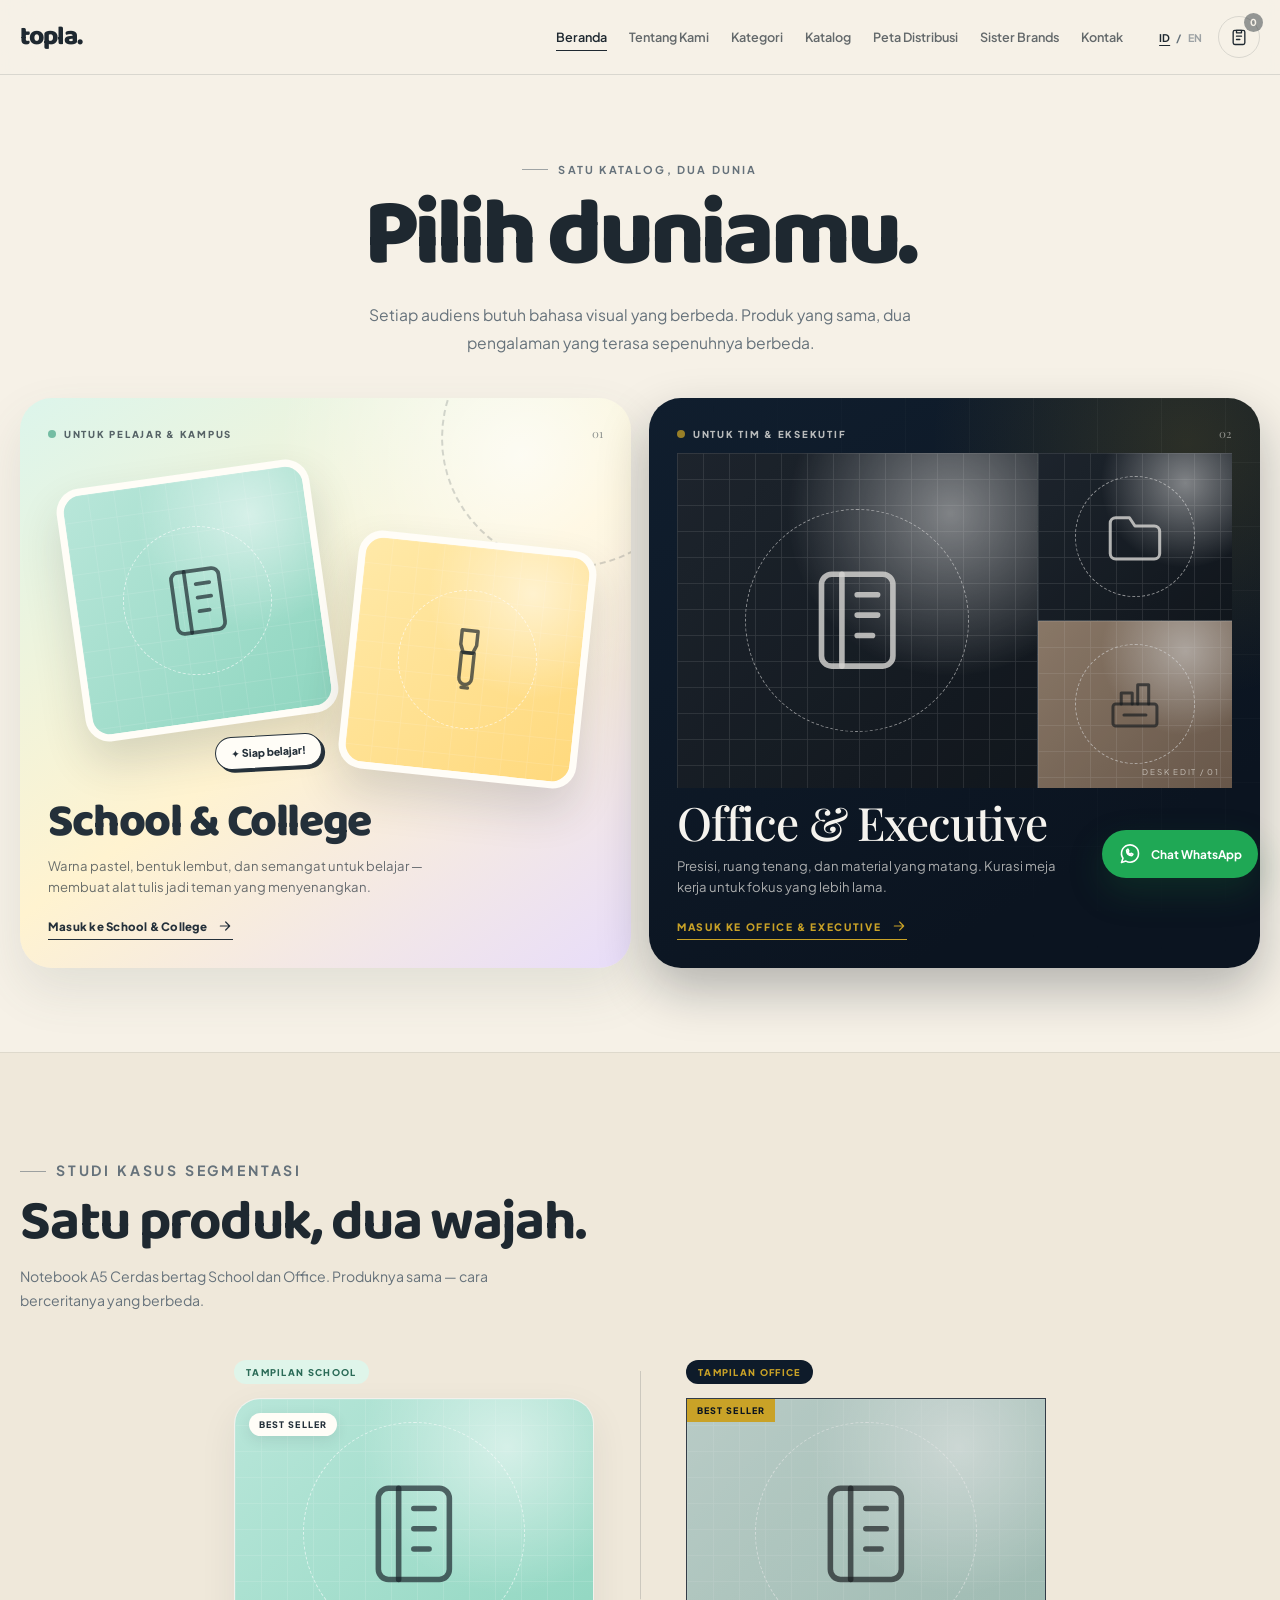
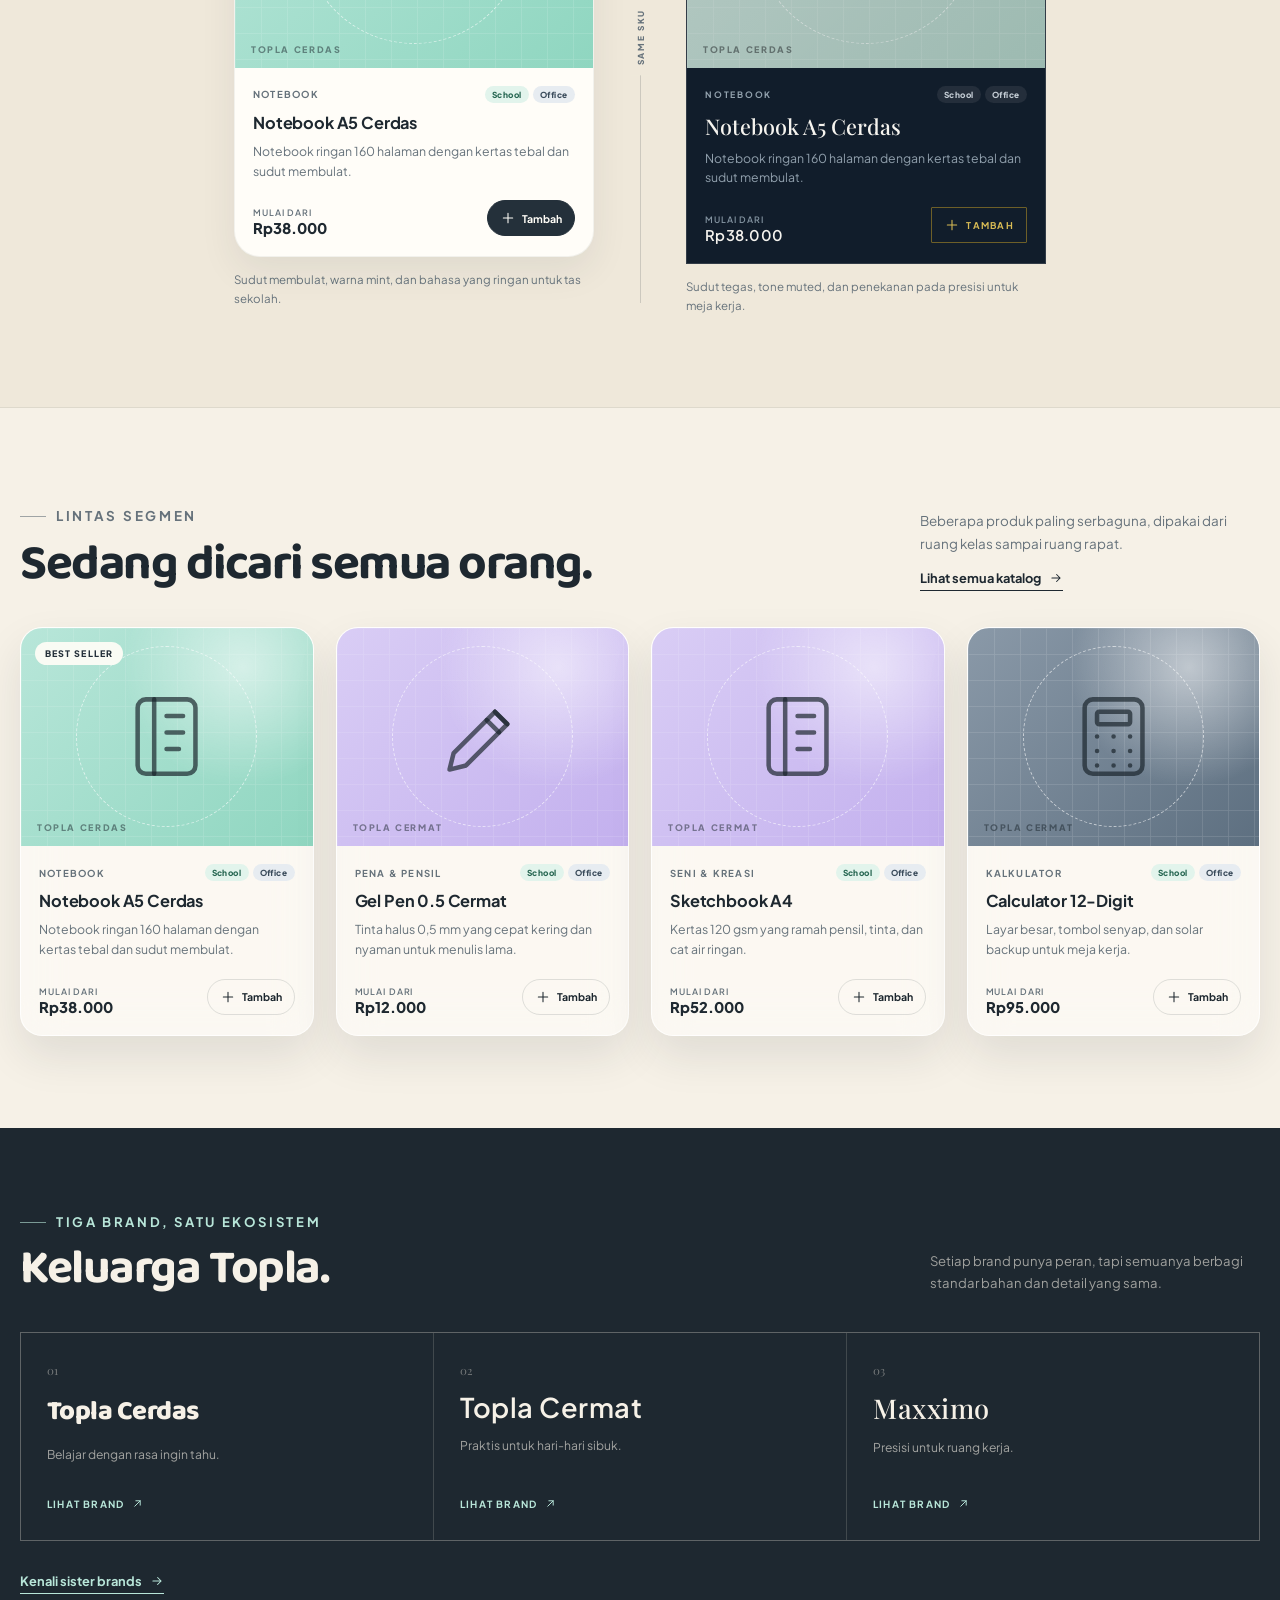
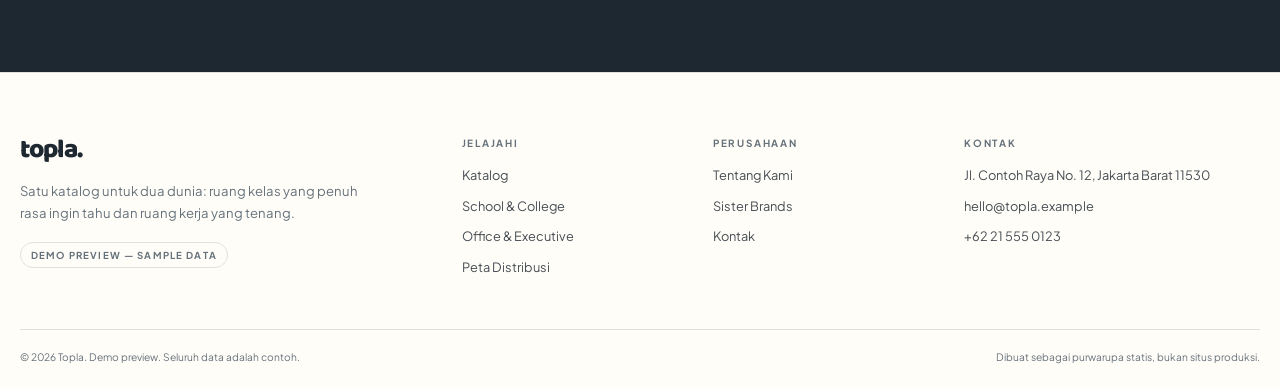
<file: index.html>
<!doctype html>
<html lang="id">
  <head>
    <meta charset="utf-8" />
    <meta name="viewport" content="width=device-width, initial-scale=1" />
    <title>Topla — Satu katalog, dua dunia</title>
    <meta
      name="description"
      content="Demo Topla: satu katalog produk dengan dua pengalaman audiens — School & College dan Office & Executive."
    />
    <meta property="og:title" content="Topla — Satu katalog, dua dunia" />
    <meta
      property="og:description"
      content="Pilih segmen dan rasakan dua bahasa visual yang berbeda dari katalog yang sama."
    />
    <meta property="og:type" content="website" />
    <link rel="icon" href="data:image/svg+xml,%3Csvg xmlns='http://www.w3.org/2000/svg' viewBox='0 0 100 100'%3E%3Crect width='100' height='100' rx='24' fill='%231e2830'/%3E%3Ctext x='50' y='72' font-family='Arial' font-size='62' font-weight='bold' fill='%23b8e6d9' text-anchor='middle'%3Et%3C/text%3E%3C/svg%3E" />
    <link rel="preconnect" href="https://fonts.googleapis.com" />
    <link rel="preconnect" href="https://fonts.gstatic.com" crossorigin />
    <link
      href="https://fonts.googleapis.com/css2?family=Baloo+2:wght@500;600;700;800&family=Playfair+Display:ital,wght@0,500;0,600;1,500&family=Plus+Jakarta+Sans:wght@400;500;600;700;800&display=swap"
      rel="stylesheet"
    />
    <link rel="stylesheet" href="assets/css/base.css" />
    <link rel="stylesheet" href="assets/css/pages.css" />
  </head>
  <body class="theme-neutral" data-page="home">
    <div id="site-header"></div>

    <main>
      <section class="home-intro container">
        <p class="eyebrow" data-i18n="home.eyebrow"></p>
        <h1 class="home-title" data-i18n="home.title"></h1>
        <p class="home-sub" data-i18n="home.sub"></p>
        <a class="home-continue" id="home-continue" href="school.html" hidden></a>
      </section>

      <section class="segment-chooser container" aria-label="Audience segments">
        <a class="segment-panel segment-panel--school" href="school.html">
          <div class="sp-top">
            <span class="sp-kicker" data-i18n="home.school.kicker"></span>
            <span class="sp-index">01</span>
          </div>
          <div
            class="sp-preview"
            id="school-panel-preview"
            aria-hidden="true"
          ></div>
          <div class="sp-bottom">
            <h2 data-i18n="common.school"></h2>
            <p data-i18n="home.school.desc"></p>
            <span class="sp-cta">
              <span data-i18n="home.school.cta"></span>
              <svg class="ic" width="16" height="16" viewBox="0 0 24 24" fill="none" stroke="currentColor" stroke-width="1.8" stroke-linecap="round" stroke-linejoin="round" aria-hidden="true"><path d="M5 12h14M13 6l6 6-6 6"/></svg>
            </span>
          </div>
        </a>

        <a class="segment-panel segment-panel--office" href="office.html">
          <div class="sp-top">
            <span class="sp-kicker" data-i18n="home.office.kicker"></span>
            <span class="sp-index">02</span>
          </div>
          <div
            class="sp-preview"
            id="office-panel-preview"
            aria-hidden="true"
          ></div>
          <div class="sp-bottom">
            <h2 data-i18n="common.office"></h2>
            <p data-i18n="home.office.desc"></p>
            <span class="sp-cta">
              <span data-i18n="home.office.cta"></span>
              <svg class="ic" width="16" height="16" viewBox="0 0 24 24" fill="none" stroke="currentColor" stroke-width="1.8" stroke-linecap="round" stroke-linejoin="round" aria-hidden="true"><path d="M5 12h14M13 6l6 6-6 6"/></svg>
            </span>
          </div>
        </a>
      </section>

      <section class="home-dual section">
        <div class="container">
          <div class="dual-head" data-reveal>
            <p class="eyebrow" data-i18n="home.dual.eyebrow"></p>
            <h2 data-i18n="home.dual.title"></h2>
            <p data-i18n="home.dual.desc"></p>
          </div>
          <div class="dual-grid">
            <div class="dual-side dual-side--school">
              <span class="dual-label" data-i18n="home.dual.schoolLabel"></span>
              <div class="dual-card" id="dual-school-card" data-reveal></div>
              <p class="dual-note" data-i18n="home.dual.noteSchool"></p>
            </div>
            <div class="dual-divider" aria-hidden="true">
              <span>Same SKU</span>
            </div>
            <div class="dual-side dual-side--office">
              <span class="dual-label" data-i18n="home.dual.officeLabel"></span>
              <div class="dual-card" id="dual-office-card" data-reveal></div>
              <p class="dual-note" data-i18n="home.dual.noteOffice"></p>
            </div>
          </div>
        </div>
      </section>

      <section class="section home-teaser">
        <div class="container">
          <div class="home-teaser-head" data-reveal>
            <div>
              <p class="eyebrow" data-i18n="home.teaser.eyebrow"></p>
              <h2 data-i18n="home.teaser.title"></h2>
            </div>
            <div>
              <p data-i18n="home.teaser.desc"></p>
              <a class="text-link" href="catalog.html" style="margin-top: 14px">
                <span data-i18n="home.teaser.cta"></span>
                <svg class="ic" width="14" height="14" viewBox="0 0 24 24" fill="none" stroke="currentColor" stroke-width="1.8" stroke-linecap="round" stroke-linejoin="round" aria-hidden="true"><path d="M5 12h14M13 6l6 6-6 6"/></svg>
              </a>
            </div>
          </div>
          <div class="product-grid" id="home-teaser-grid"></div>
        </div>
      </section>

      <section class="home-brands">
        <div class="container">
          <div class="home-brands-head" data-reveal>
            <div>
              <p class="eyebrow" data-i18n="home.brands.eyebrow"></p>
              <h2 data-i18n="home.brands.title"></h2>
            </div>
            <p data-i18n="home.brands.desc"></p>
          </div>
          <div class="brand-strip" id="home-brand-strip"></div>
          <div class="home-brands-cta">
            <a class="text-link" href="sister-brands.html">
              <span data-i18n="home.brands.cta"></span>
              <svg class="ic" width="14" height="14" viewBox="0 0 24 24" fill="none" stroke="currentColor" stroke-width="1.8" stroke-linecap="round" stroke-linejoin="round" aria-hidden="true"><path d="M5 12h14M13 6l6 6-6 6"/></svg>
            </a>
          </div>
        </div>
      </section>
    </main>

    <div id="site-footer"></div>

    <script type="module" src="assets/js/pages/home.js"></script>
  </body>
</html>
</file>
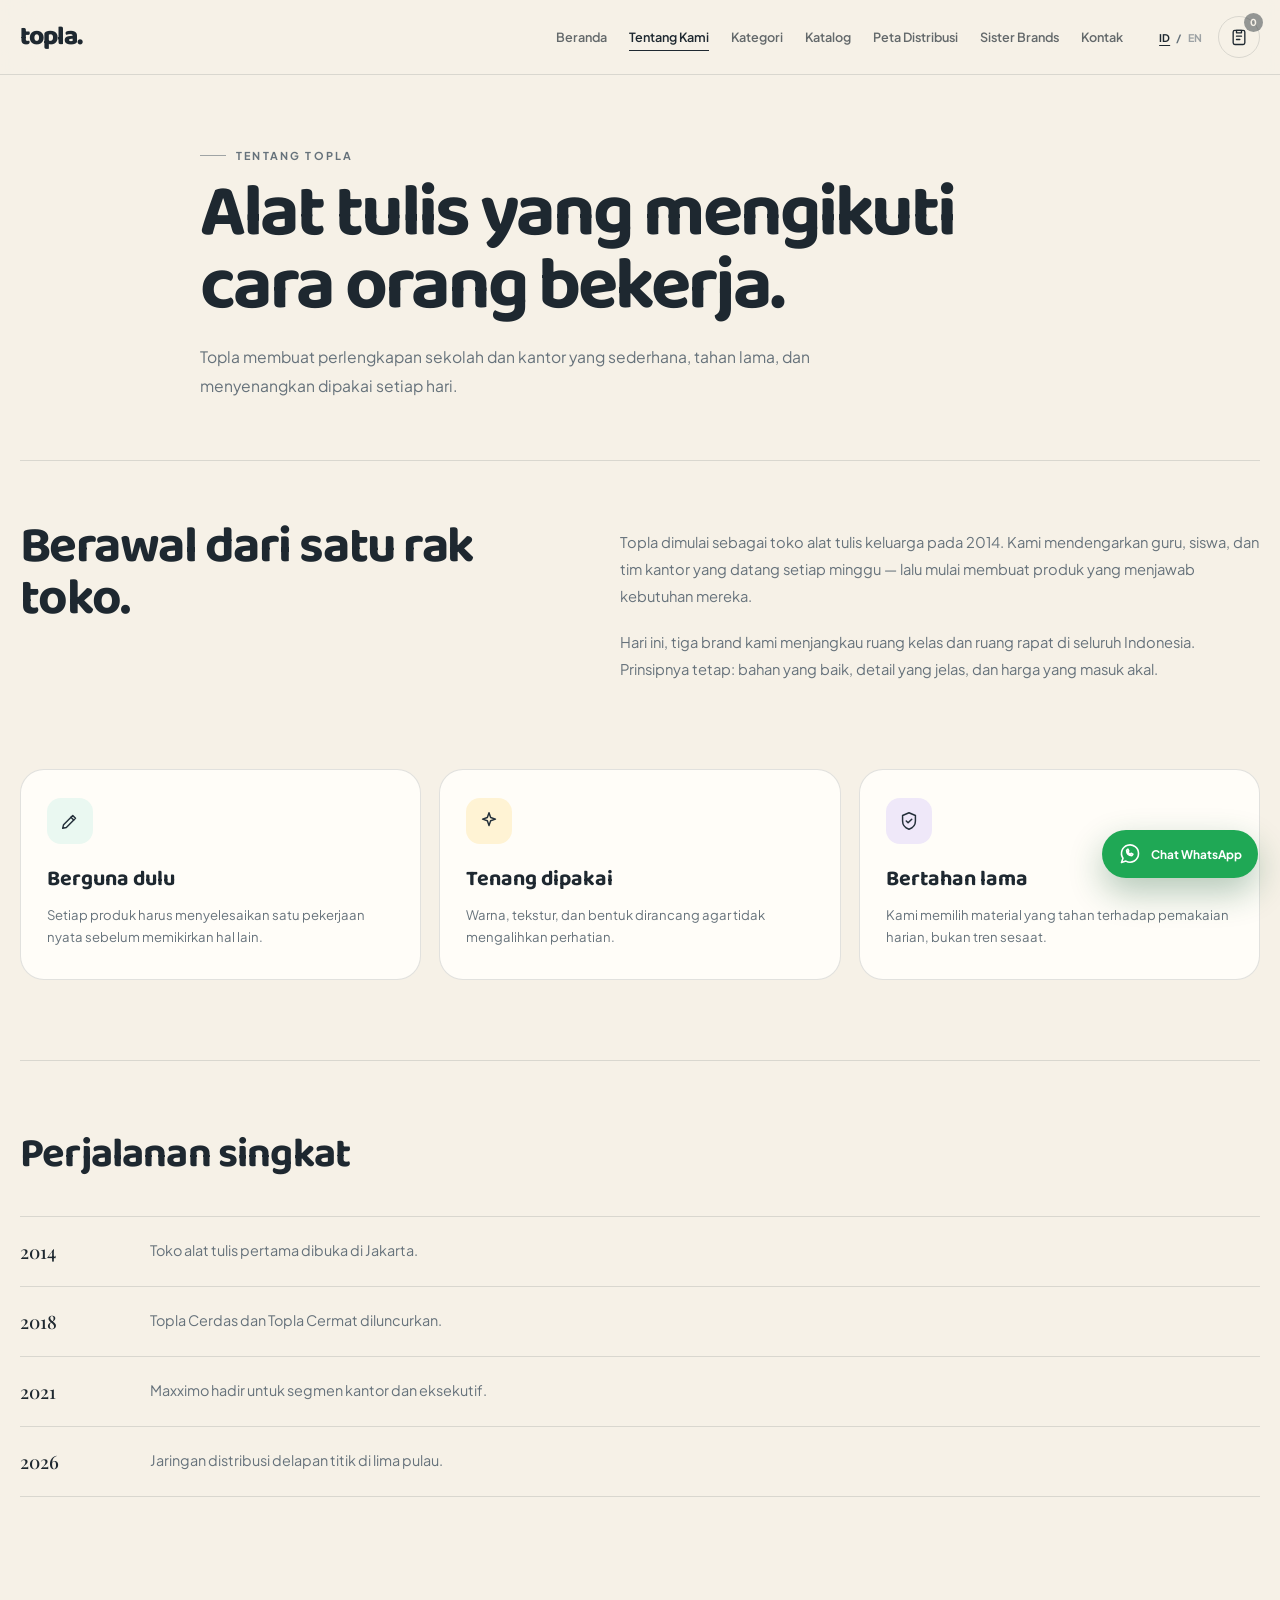
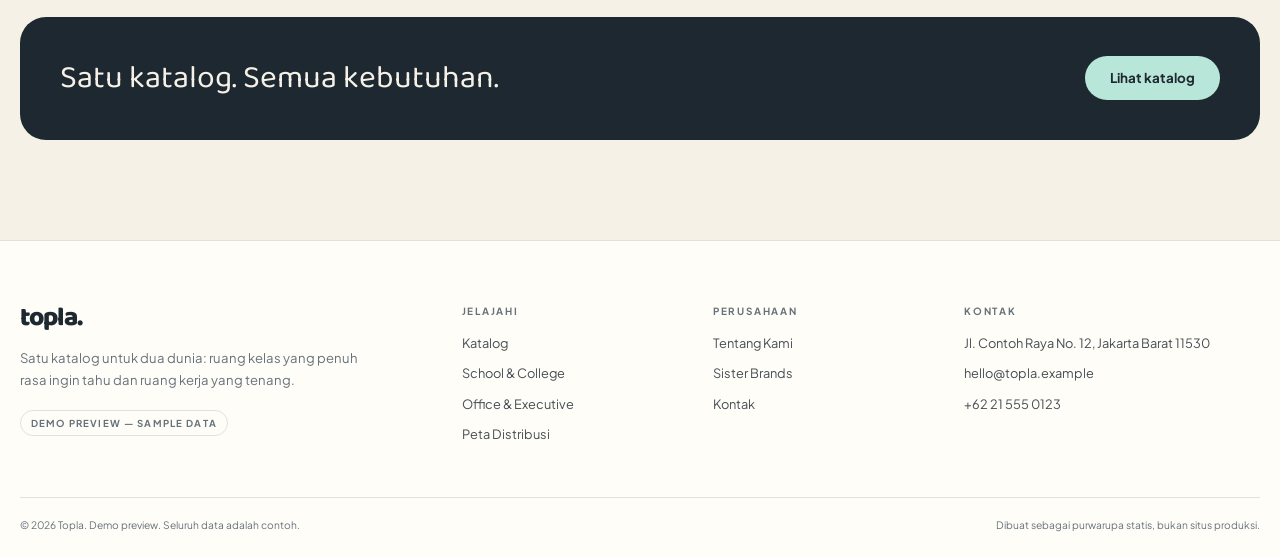
<file: about.html>
<!doctype html>
<html lang="id">
  <head>
    <meta charset="utf-8" />
    <meta name="viewport" content="width=device-width, initial-scale=1" />
    <title>Tentang Kami — Topla</title>
    <meta
      name="description"
      content="Cerita Topla: alat tulis sekolah dan kantor yang sederhana, tahan lama, dan menyenangkan dipakai setiap hari."
    />
    <meta property="og:title" content="Topla — Tentang Kami" />
    <link rel="icon" href="data:image/svg+xml,%3Csvg xmlns='http://www.w3.org/2000/svg' viewBox='0 0 100 100'%3E%3Crect width='100' height='100' rx='24' fill='%231e2830'/%3E%3Ctext x='50' y='72' font-family='Arial' font-size='62' font-weight='bold' fill='%23b8e6d9' text-anchor='middle'%3Et%3C/text%3E%3C/svg%3E" />
    <link rel="preconnect" href="https://fonts.googleapis.com" />
    <link rel="preconnect" href="https://fonts.gstatic.com" crossorigin />
    <link
      href="https://fonts.googleapis.com/css2?family=Baloo+2:wght@500;600;700;800&family=Playfair+Display:ital,wght@0,500;0,600;1,500&family=Plus+Jakarta+Sans:wght@400;500;600;700;800&display=swap"
      rel="stylesheet"
    />
    <link rel="stylesheet" href="assets/css/base.css" />
    <link rel="stylesheet" href="assets/css/pages.css" />
  </head>
  <body class="theme-neutral" data-page="about">
    <div id="site-header"></div>

    <main class="about-page">
      <header class="about-hero container">
        <p class="eyebrow" data-i18n="about.eyebrow"></p>
        <h1 data-i18n="about.title"></h1>
        <p data-i18n="about.desc"></p>
      </header>

      <section class="container about-story">
        <h2 data-i18n="about.storyTitle"></h2>
        <div class="about-story-copy">
          <p data-i18n="about.story1"></p>
          <p data-i18n="about.story2"></p>
        </div>
      </section>

      <section class="container about-values">
        <article class="about-value" data-reveal>
          <span class="about-value-icon">
            <svg class="ic" width="22" height="22" viewBox="0 0 24 24" fill="none" stroke="currentColor" stroke-width="1.6" stroke-linecap="round" stroke-linejoin="round" aria-hidden="true"><path d="M4 20l4-1L18 9l-3-3L5 16l-1 4z"/><path d="M13 8l3 3"/></svg>
          </span>
          <h3 data-i18n="about.value1.title"></h3>
          <p data-i18n="about.value1.desc"></p>
        </article>
        <article class="about-value" data-reveal>
          <span class="about-value-icon">
            <svg class="ic" width="22" height="22" viewBox="0 0 24 24" fill="none" stroke="currentColor" stroke-width="1.6" stroke-linecap="round" stroke-linejoin="round" aria-hidden="true"><path d="M12 3l1.8 5.2L19 10l-5.2 1.8L12 17l-1.8-5.2L5 10l5.2-1.8L12 3z"/></svg>
          </span>
          <h3 data-i18n="about.value2.title"></h3>
          <p data-i18n="about.value2.desc"></p>
        </article>
        <article class="about-value" data-reveal>
          <span class="about-value-icon">
            <svg class="ic" width="22" height="22" viewBox="0 0 24 24" fill="none" stroke="currentColor" stroke-width="1.6" stroke-linecap="round" stroke-linejoin="round" aria-hidden="true"><path d="M12 3l7 3v6c0 4.4-3 7.6-7 9-4-1.4-7-4.6-7-9V6l7-3z"/><path d="M9 12l2 2 4-4"/></svg>
          </span>
          <h3 data-i18n="about.value3.title"></h3>
          <p data-i18n="about.value3.desc"></p>
        </article>
      </section>

      <section class="container about-timeline">
        <h2 data-i18n="about.timeline"></h2>
        <div class="timeline-row">
          <strong>2014</strong>
          <span data-i18n="about.t1.text"></span>
        </div>
        <div class="timeline-row">
          <strong>2018</strong>
          <span data-i18n="about.t2.text"></span>
        </div>
        <div class="timeline-row">
          <strong>2021</strong>
          <span data-i18n="about.t3.text"></span>
        </div>
        <div class="timeline-row">
          <strong>2026</strong>
          <span data-i18n="about.t4.text"></span>
        </div>
      </section>

      <div class="container">
        <div class="about-cta" data-reveal>
          <p data-i18n="catalog.title"></p>
          <a class="btn" href="catalog.html" data-i18n="about.cta"></a>
        </div>
      </div>
    </main>

    <div id="site-footer"></div>

    <script type="module" src="assets/js/ui.js"></script>
  </body>
</html>
</file>
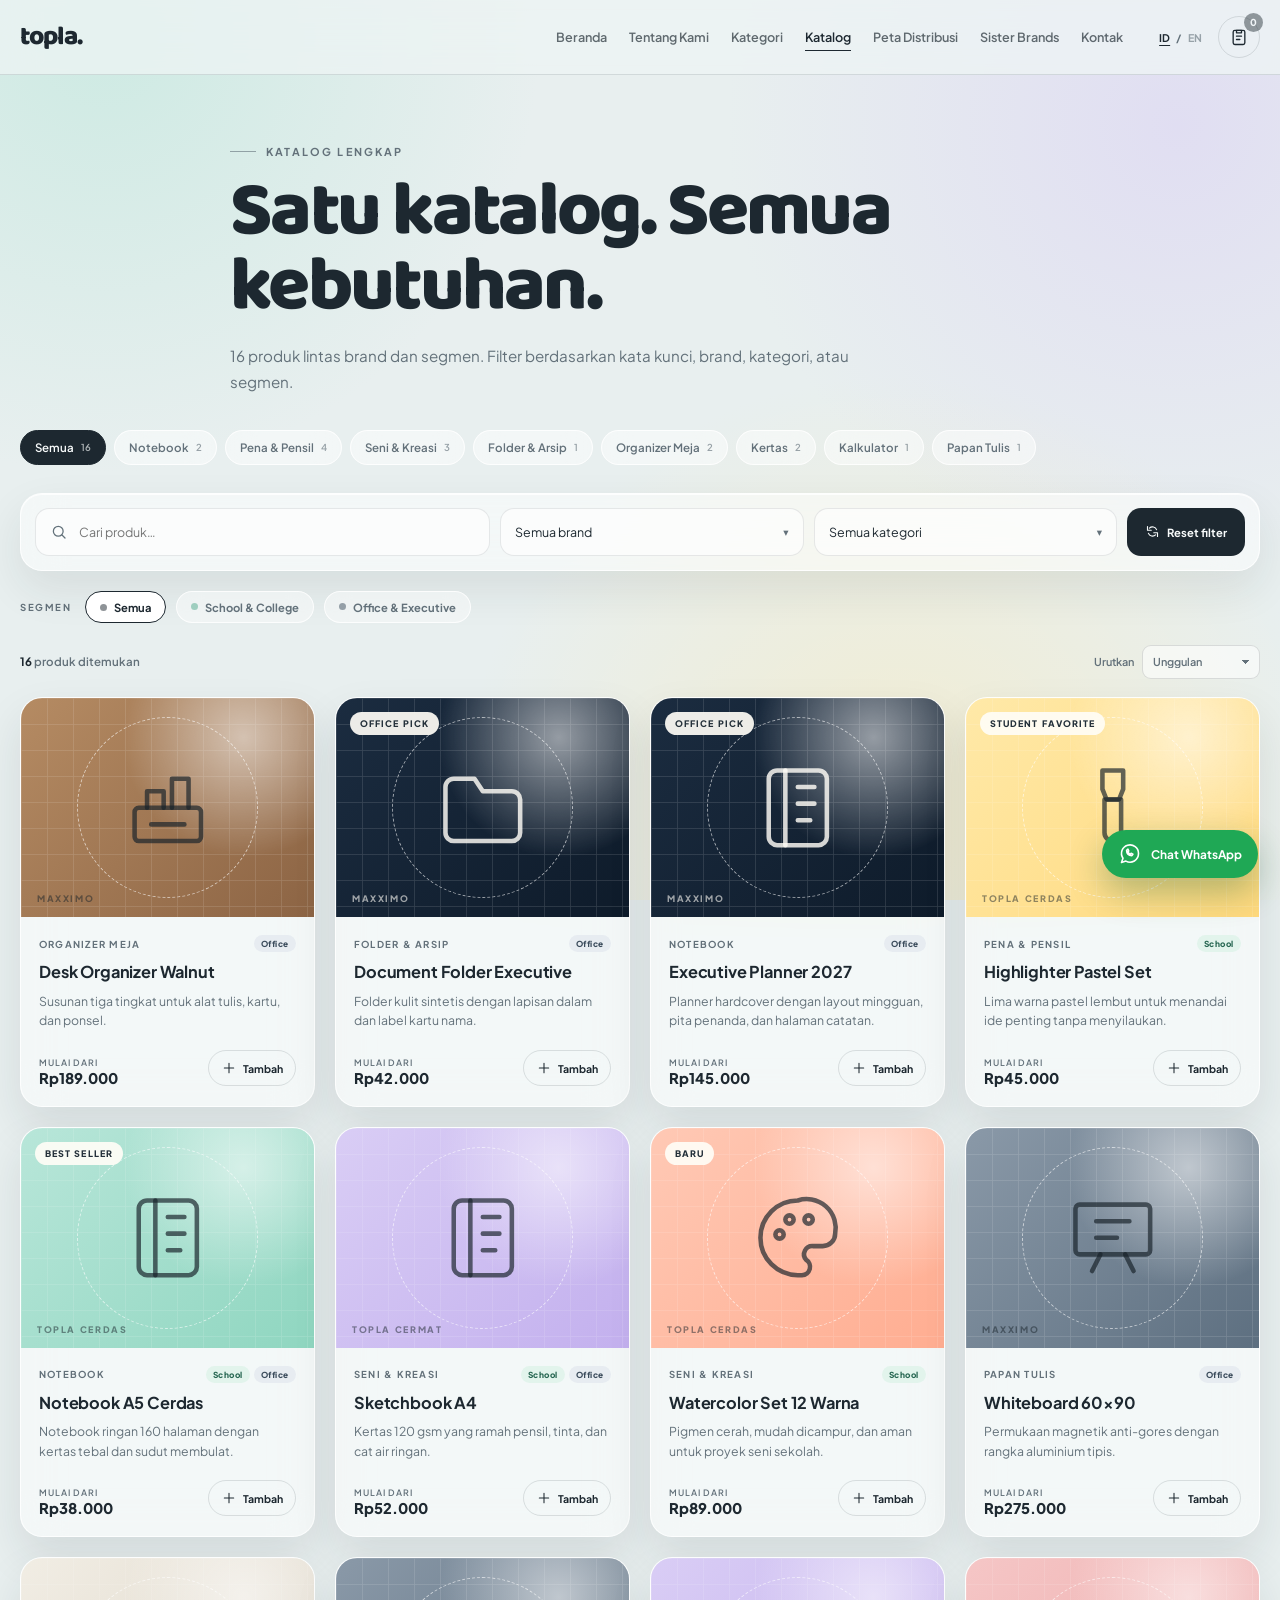
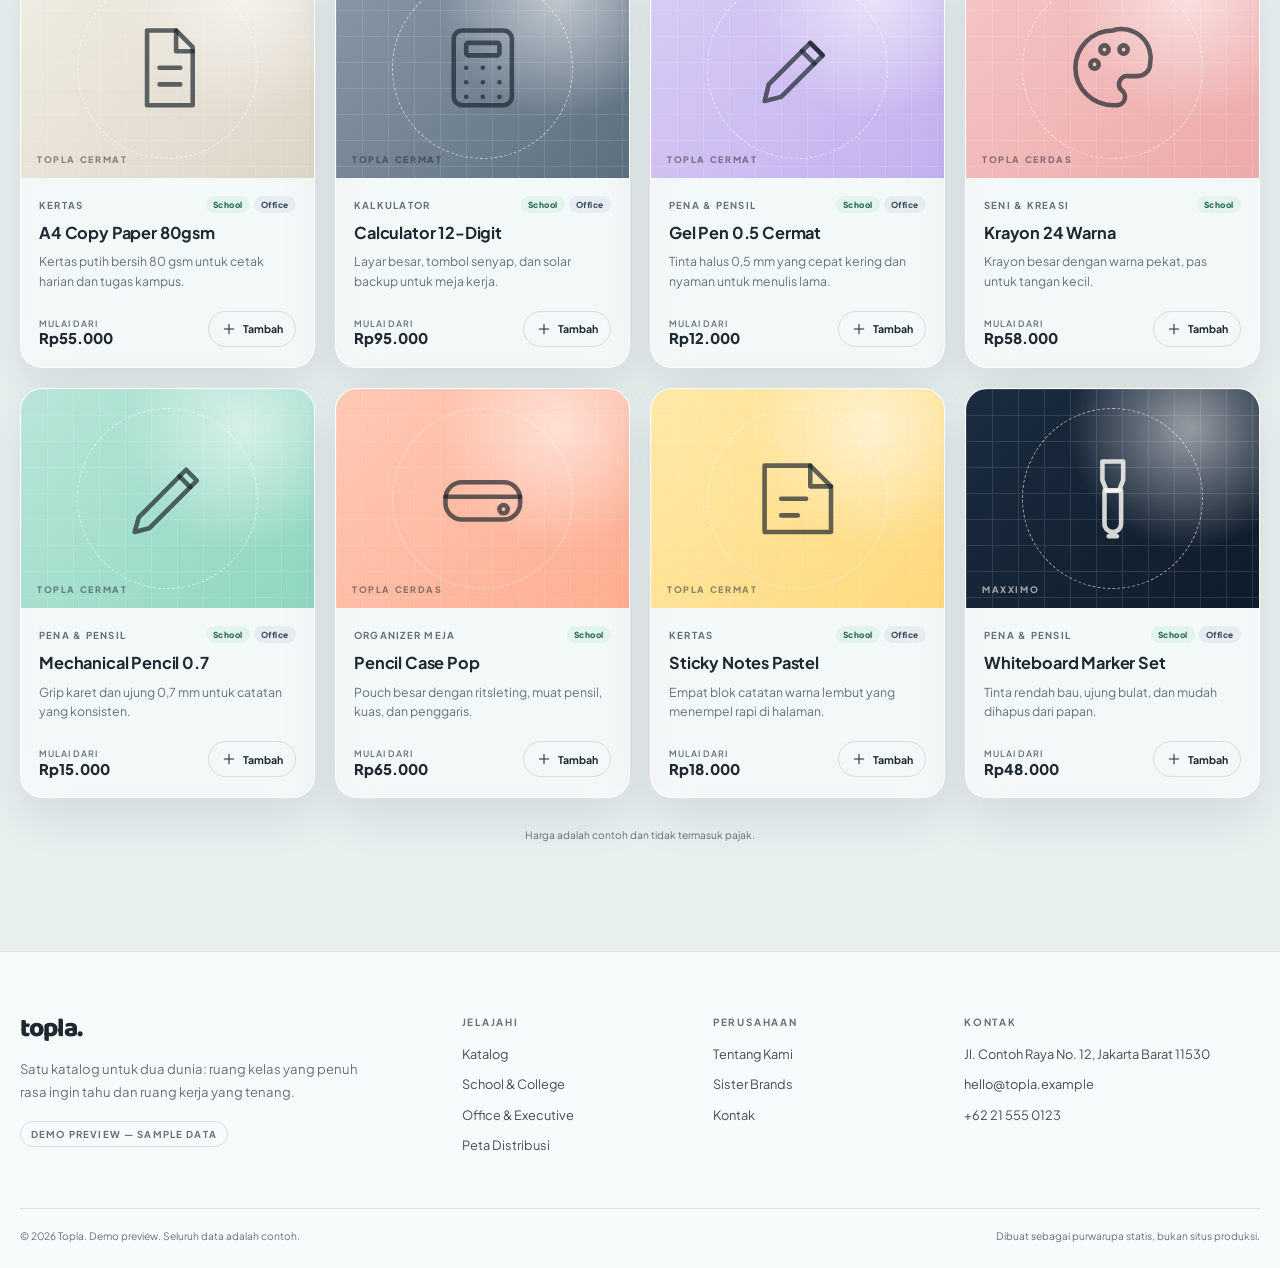
<file: catalog.html>
<!doctype html>
<html lang="id">
  <head>
    <meta charset="utf-8" />
    <meta name="viewport" content="width=device-width, initial-scale=1" />
    <title>Katalog — Topla</title>
    <meta
      name="description"
      content="Katalog Topla: filter produk berdasarkan kata kunci, brand, kategori, dan segmen School atau Office."
    />
    <meta property="og:title" content="Topla — Katalog" />
    <link rel="icon" href="data:image/svg+xml,%3Csvg xmlns='http://www.w3.org/2000/svg' viewBox='0 0 100 100'%3E%3Crect width='100' height='100' rx='24' fill='%231d2830'/%3E%3Ctext x='50' y='72' font-family='Arial' font-size='62' font-weight='bold' fill='%23b8e6d9' text-anchor='middle'%3Et%3C/text%3E%3C/svg%3E" />
    <link rel="preconnect" href="https://fonts.googleapis.com" />
    <link rel="preconnect" href="https://fonts.gstatic.com" crossorigin />
    <link
      href="https://fonts.googleapis.com/css2?family=Baloo+2:wght@500;600;700;800&family=Playfair+Display:ital,wght@0,500;0,600;1,500&family=Plus+Jakarta+Sans:wght@400;500;600;700;800&display=swap"
      rel="stylesheet"
    />
    <link rel="stylesheet" href="assets/css/base.css" />
    <link rel="stylesheet" href="assets/css/catalog.css" />
    <link rel="stylesheet" href="assets/css/pages.css" />
  </head>
  <body class="theme-catalog" data-page="catalog">
    <div id="site-header"></div>

    <main class="catalog-page">
      <header class="catalog-hero container">
        <p class="eyebrow" data-i18n="catalog.eyebrow"></p>
        <h1 data-i18n="catalog.title"></h1>
        <p data-i18n="catalog.desc"></p>
      </header>

      <div class="category-strip container" id="categories" aria-label="Categories"></div>

      <section class="container catalog-layout" aria-label="Product catalog">
        <div class="catalog-toolbar">
          <div class="field">
            <svg class="ic" width="18" height="18" viewBox="0 0 24 24" fill="none" stroke="currentColor" stroke-width="1.7" stroke-linecap="round" stroke-linejoin="round" aria-hidden="true"><circle cx="11" cy="11" r="6.5"/><path d="M16 16l4 4"/></svg>
            <input
              id="catalog-search"
              type="search"
              data-i18n-placeholder="catalog.search"
              aria-label="Search products"
            />
          </div>
          <div class="field field-select">
            <select id="filter-brand" aria-label="Brand"></select>
          </div>
          <div class="field field-select">
            <select id="filter-category" aria-label="Category"></select>
          </div>
          <button class="toolbar-reset" id="catalog-reset" type="button" data-reset-filters>
            <svg class="ic" width="15" height="15" viewBox="0 0 24 24" fill="none" stroke="currentColor" stroke-width="1.8" stroke-linecap="round" stroke-linejoin="round" aria-hidden="true"><path d="M4 4v6h6M20 20v-6h-6"/><path d="M5.5 15a7 7 0 0011.4 2.4M18.5 9A7 7 0 007.1 6.6"/></svg>
            <span data-i18n="catalog.reset"></span>
          </button>
        </div>

        <div class="segment-row" id="segment-row">
          <span class="segment-row-label" data-i18n="common.segment"></span>
          <button class="seg-chip is-active" type="button" data-segment="" aria-pressed="true" data-i18n="common.all"></button>
          <button class="seg-chip" type="button" data-segment="school" aria-pressed="false" data-i18n="common.school"></button>
          <button class="seg-chip" type="button" data-segment="office" aria-pressed="false" data-i18n="common.office"></button>
        </div>

        <div class="catalog-results-head">
          <p class="result-count" id="result-count" aria-live="polite"></p>
          <label class="sort-field">
            <span data-i18n="catalog.sort"></span>
            <select id="catalog-sort" aria-label="Sort"></select>
          </label>
        </div>

        <div class="product-grid product-grid--catalog" id="catalog-grid"></div>

        <div class="catalog-empty" id="catalog-empty">
          <h2 data-i18n="catalog.empty"></h2>
          <p data-i18n="catalog.emptyDesc"></p>
          <button class="btn btn-primary" type="button" data-reset-filters data-i18n="catalog.emptyCta"></button>
        </div>

        <p class="catalog-demo-note" data-i18n="catalog.demoNote"></p>
      </section>
    </main>

    <div id="site-footer"></div>

    <script type="module" src="assets/js/pages/catalog.js"></script>
  </body>
</html>
</file>
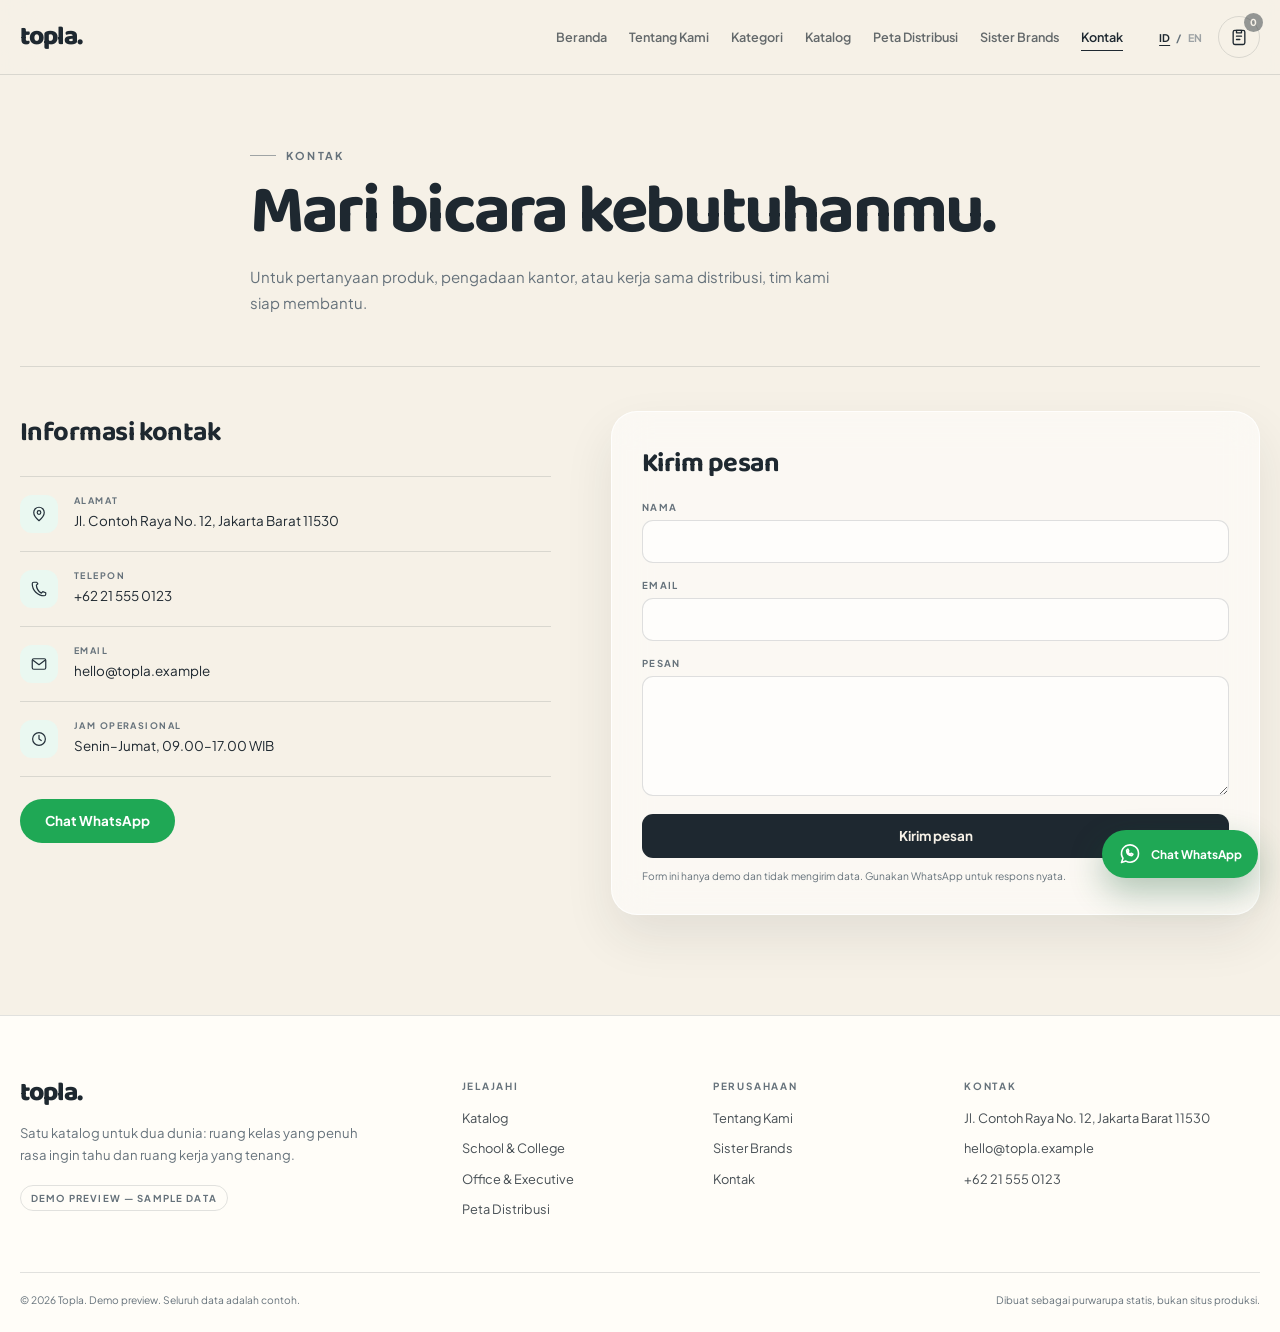
<file: contact.html>
<!doctype html>
<html lang="id">
  <head>
    <meta charset="utf-8" />
    <meta name="viewport" content="width=device-width, initial-scale=1" />
    <title>Kontak — Topla</title>
    <meta
      name="description"
      content="Hubungi Topla untuk pertanyaan produk, pengadaan kantor, atau kerja sama distribusi."
    />
    <meta property="og:title" content="Topla — Kontak" />
    <link rel="icon" href="data:image/svg+xml,%3Csvg xmlns='http://www.w3.org/2000/svg' viewBox='0 0 100 100'%3E%3Crect width='100' height='100' rx='24' fill='%231e2830'/%3E%3Ctext x='50' y='72' font-family='Arial' font-size='62' font-weight='bold' fill='%23b8e6d9' text-anchor='middle'%3Et%3C/text%3E%3C/svg%3E" />
    <link rel="preconnect" href="https://fonts.googleapis.com" />
    <link rel="preconnect" href="https://fonts.gstatic.com" crossorigin />
    <link
      href="https://fonts.googleapis.com/css2?family=Baloo+2:wght@500;600;700;800&family=Playfair+Display:ital,wght@0,500;0,600;1,500&family=Plus+Jakarta+Sans:wght@400;500;600;700;800&display=swap"
      rel="stylesheet"
    />
    <link rel="stylesheet" href="assets/css/base.css" />
    <link rel="stylesheet" href="assets/css/pages.css" />
  </head>
  <body class="theme-neutral" data-page="contact">
    <div id="site-header"></div>

    <main class="contact-page">
      <header class="contact-hero container">
        <p class="eyebrow" data-i18n="contact.eyebrow"></p>
        <h1 data-i18n="contact.title"></h1>
        <p data-i18n="contact.desc"></p>
      </header>

      <div class="container contact-grid">
        <div class="contact-info">
          <h2 data-i18n="contact.info"></h2>
          <div class="contact-list">
            <div class="contact-item">
              <span class="contact-icon">
                <svg class="ic" width="18" height="18" viewBox="0 0 24 24" fill="none" stroke="currentColor" stroke-width="1.6" stroke-linecap="round" stroke-linejoin="round" aria-hidden="true"><path d="M12 21s7-6.1 7-11a7 7 0 10-14 0c0 4.9 7 11 7 11z"/><circle cx="12" cy="10" r="2.4"/></svg>
              </span>
              <div>
                <small data-i18n="contact.address"></small>
                <span>Jl. Contoh Raya No. 12, Jakarta Barat 11530</span>
              </div>
            </div>
            <div class="contact-item">
              <span class="contact-icon">
                <svg class="ic" width="18" height="18" viewBox="0 0 24 24" fill="none" stroke="currentColor" stroke-width="1.6" stroke-linecap="round" stroke-linejoin="round" aria-hidden="true"><path d="M7 3H5a2 2 0 00-2 2c0 8.8 7.2 16 16 16a2 2 0 002-2v-2l-4-1.5-1.8 2A13 13 0 018.5 6.8L10.5 5 9 3z"/></svg>
              </span>
              <div>
                <small data-i18n="contact.phone"></small>
                <a href="tel:+62215550123">+62 21 555 0123</a>
              </div>
            </div>
            <div class="contact-item">
              <span class="contact-icon">
                <svg class="ic" width="18" height="18" viewBox="0 0 24 24" fill="none" stroke="currentColor" stroke-width="1.6" stroke-linecap="round" stroke-linejoin="round" aria-hidden="true"><rect x="3" y="5" width="18" height="14" rx="2"/><path d="M4 7l8 6 8-6"/></svg>
              </span>
              <div>
                <small data-i18n="contact.emailLabel"></small>
                <a href="mailto:hello@topla.example">hello@topla.example</a>
              </div>
            </div>
            <div class="contact-item">
              <span class="contact-icon">
                <svg class="ic" width="18" height="18" viewBox="0 0 24 24" fill="none" stroke="currentColor" stroke-width="1.6" stroke-linecap="round" stroke-linejoin="round" aria-hidden="true"><circle cx="12" cy="12" r="8.5"/><path d="M12 7v5l3 2"/></svg>
              </span>
              <div>
                <small data-i18n="contact.hours"></small>
                <span>Senin–Jumat, 09.00–17.00 WIB</span>
              </div>
            </div>
          </div>
          <a class="btn btn-wa contact-wa" href="https://wa.me/6281234567890" target="_blank" rel="noopener" data-i18n="nav.wa"></a>
        </div>

        <form class="contact-form" id="demo-contact-form" novalidate>
          <h2 data-i18n="contact.formTitle"></h2>
          <div class="form-field">
            <label for="contact-name" data-i18n="contact.name"></label>
            <input id="contact-name" name="name" type="text" autocomplete="name" />
          </div>
          <div class="form-field">
            <label for="contact-email" data-i18n="contact.email"></label>
            <input id="contact-email" name="email" type="email" autocomplete="email" />
          </div>
          <div class="form-field">
            <label for="contact-message" data-i18n="contact.message"></label>
            <textarea id="contact-message" name="message"></textarea>
          </div>
          <button class="btn btn-primary" type="submit" data-i18n="contact.send"></button>
          <p class="contact-note" data-i18n="contact.demoNote"></p>
        </form>
      </div>
    </main>

    <div id="site-footer"></div>

    <script type="module" src="assets/js/pages/static.js"></script>
  </body>
</html>
</file>
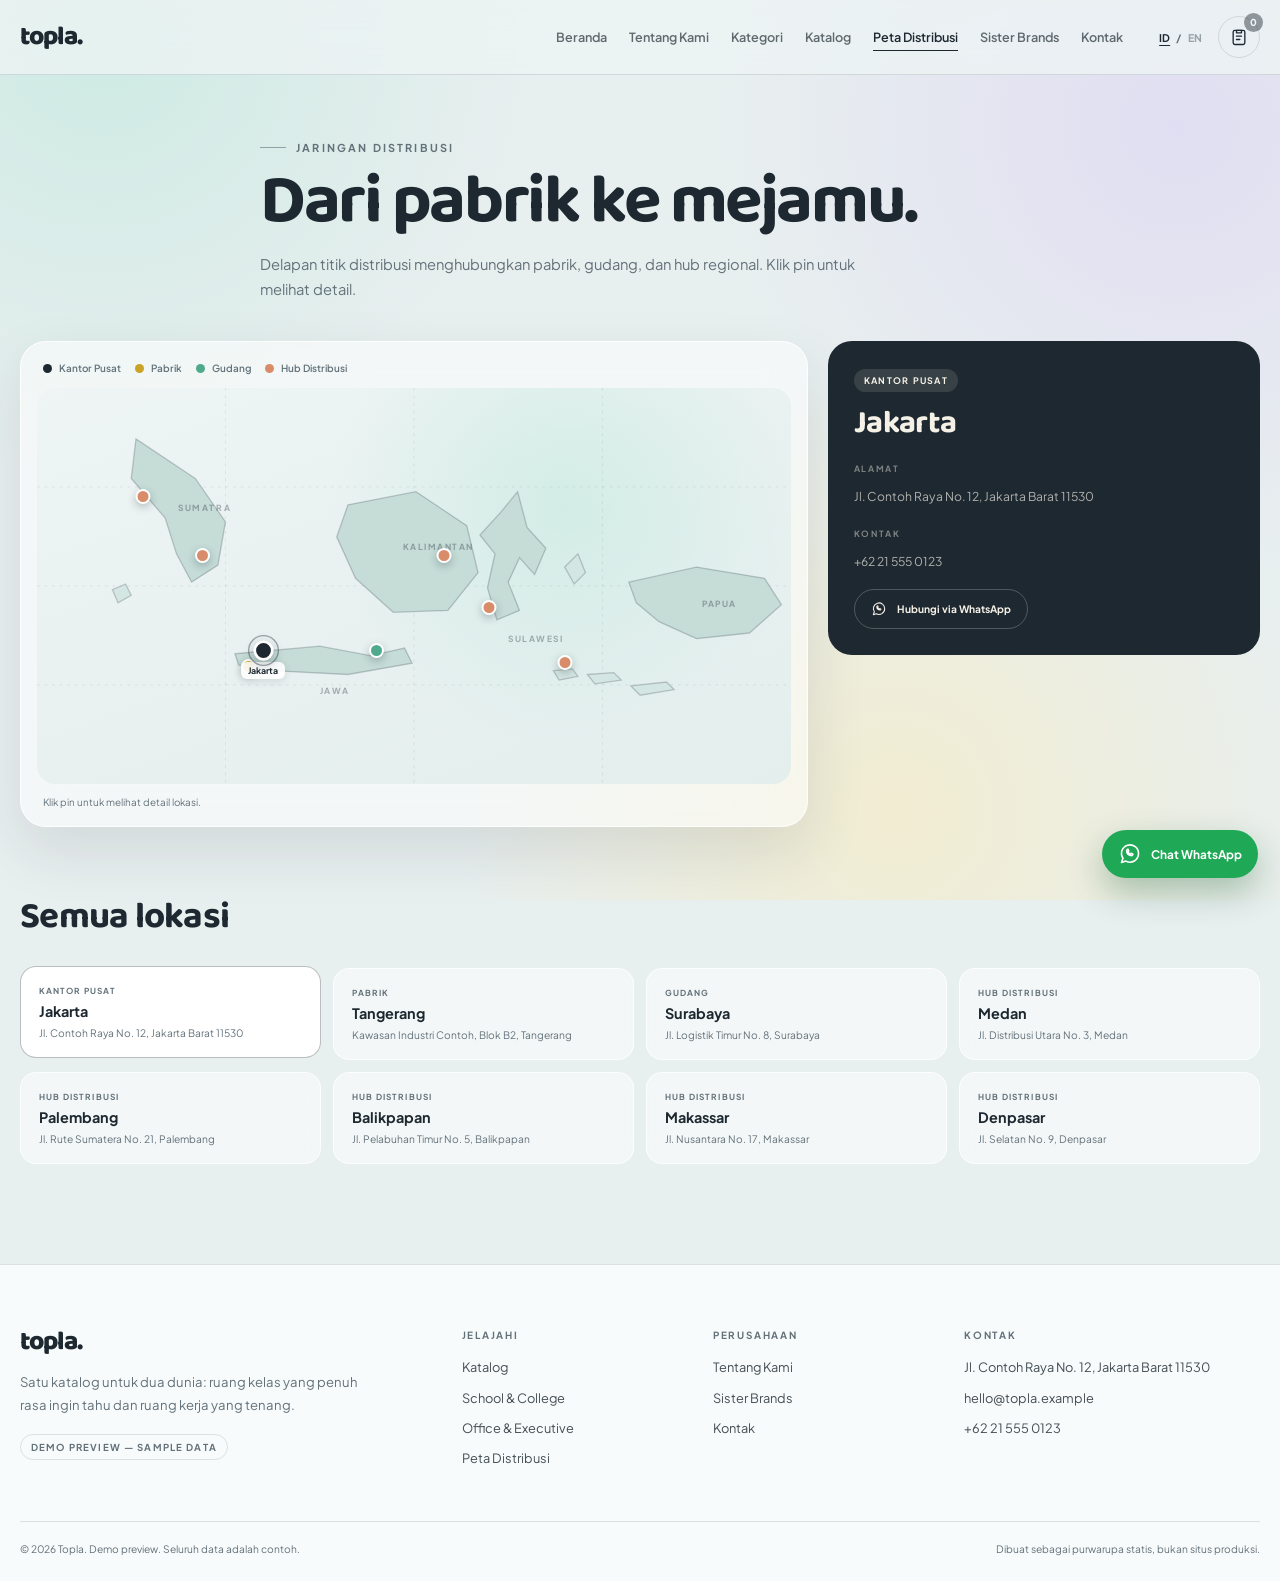
<file: distribution.html>
<!doctype html>
<html lang="id">
  <head>
    <meta charset="utf-8" />
    <meta name="viewport" content="width=device-width, initial-scale=1" />
    <title>Peta Distribusi — Topla</title>
    <meta
      name="description"
      content="Delapan titik distribusi Topla: kantor pusat, pabrik, gudang, dan hub regional di seluruh Indonesia."
    />
    <meta property="og:title" content="Topla — Peta Distribusi" />
    <link rel="icon" href="data:image/svg+xml,%3Csvg xmlns='http://www.w3.org/2000/svg' viewBox='0 0 100 100'%3E%3Crect width='100' height='100' rx='24' fill='%231d2830'/%3E%3Ctext x='50' y='72' font-family='Arial' font-size='62' font-weight='bold' fill='%23b8e6d9' text-anchor='middle'%3Et%3C/text%3E%3C/svg%3E" />
    <link rel="preconnect" href="https://fonts.googleapis.com" />
    <link rel="preconnect" href="https://fonts.gstatic.com" crossorigin />
    <link
      href="https://fonts.googleapis.com/css2?family=Baloo+2:wght@500;600;700;800&family=Playfair+Display:ital,wght@0,500;0,600;1,500&family=Plus+Jakarta+Sans:wght@400;500;600;700;800&display=swap"
      rel="stylesheet"
    />
    <link rel="stylesheet" href="assets/css/base.css" />
    <link rel="stylesheet" href="assets/css/catalog.css" />
    <link rel="stylesheet" href="assets/css/pages.css" />
  </head>
  <body class="theme-catalog" data-page="map">
    <div id="site-header"></div>

    <main class="map-page">
      <header class="map-hero container">
        <p class="eyebrow" data-i18n="map.eyebrow"></p>
        <h1 data-i18n="map.title"></h1>
        <p data-i18n="map.desc"></p>
      </header>

      <div class="container map-layout">
        <div class="map-card">
          <div class="map-legend">
            <span class="legend-item"><i class="legend-dot legend-dot--hq"></i><span data-i18n="map.legend.hq"></span></span>
            <span class="legend-item"><i class="legend-dot legend-dot--factory"></i><span data-i18n="map.legend.factory"></span></span>
            <span class="legend-item"><i class="legend-dot legend-dot--warehouse"></i><span data-i18n="map.legend.warehouse"></span></span>
            <span class="legend-item"><i class="legend-dot legend-dot--hub"></i><span data-i18n="map.legend.hub"></span></span>
          </div>
          <div class="map-canvas">
            <svg viewBox="0 0 800 420" role="img" aria-label="Peta distribusi Indonesia">
              <g class="map-grid-line">
                <line x1="0" y1="105" x2="800" y2="105" />
                <line x1="0" y1="210" x2="800" y2="210" />
                <line x1="0" y1="315" x2="800" y2="315" />
                <line x1="200" y1="0" x2="200" y2="420" />
                <line x1="400" y1="0" x2="400" y2="420" />
                <line x1="600" y1="0" x2="600" y2="420" />
              </g>
              <path class="map-island" d="M105 54 L168 96 L200 142 L192 188 L164 206 L148 176 L136 138 L100 96 Z" />
              <path class="map-island" d="M210 282 L300 274 L354 284 L390 276 L398 292 L330 304 L250 300 L214 294 Z" />
              <path class="map-island" d="M330 124 L402 110 L456 146 L468 196 L436 236 L378 238 L338 202 L318 158 Z" />
              <path class="map-island" d="M492 132 L510 110 L520 148 L540 170 L528 198 L512 180 L500 206 L512 236 L488 246 L478 212 L486 176 L470 156 Z" />
              <path class="map-island" d="M628 206 L700 190 L772 202 L790 230 L756 260 L700 266 L660 248 L636 228 Z" />
              <path class="map-island map-island--small" d="M548 300 L568 298 L574 306 L554 310 Z" />
              <path class="map-island map-island--small" d="M584 304 L612 302 L620 310 L592 314 Z" />
              <path class="map-island map-island--small" d="M630 316 L668 312 L676 320 L640 326 Z" />
              <path class="map-island map-island--small" d="M560 190 L574 176 L582 196 L570 208 Z" />
              <path class="map-island map-island--small" d="M80 214 L94 208 L100 220 L86 228 Z" />
              <text class="map-label" x="150" y="130">SUMATRA</text>
              <text class="map-label" x="300" y="325">JAWA</text>
              <text class="map-label" x="388" y="172">KALIMANTAN</text>
              <text class="map-label" x="500" y="270">SULAWESI</text>
              <text class="map-label" x="706" y="232">PAPUA</text>
            </svg>
            <div class="map-pins" id="map-pins"></div>
          </div>
          <p class="map-hint" data-i18n="map.hint"></p>
        </div>

        <aside class="map-detail" id="map-detail" aria-live="polite"></aside>
      </div>

      <section class="container location-section">
        <h2 data-i18n="map.list"></h2>
        <div class="location-grid" id="map-list"></div>
      </section>
    </main>

    <div id="site-footer"></div>

    <script type="module" src="assets/js/pages/distribution.js"></script>
  </body>
</html>
</file>
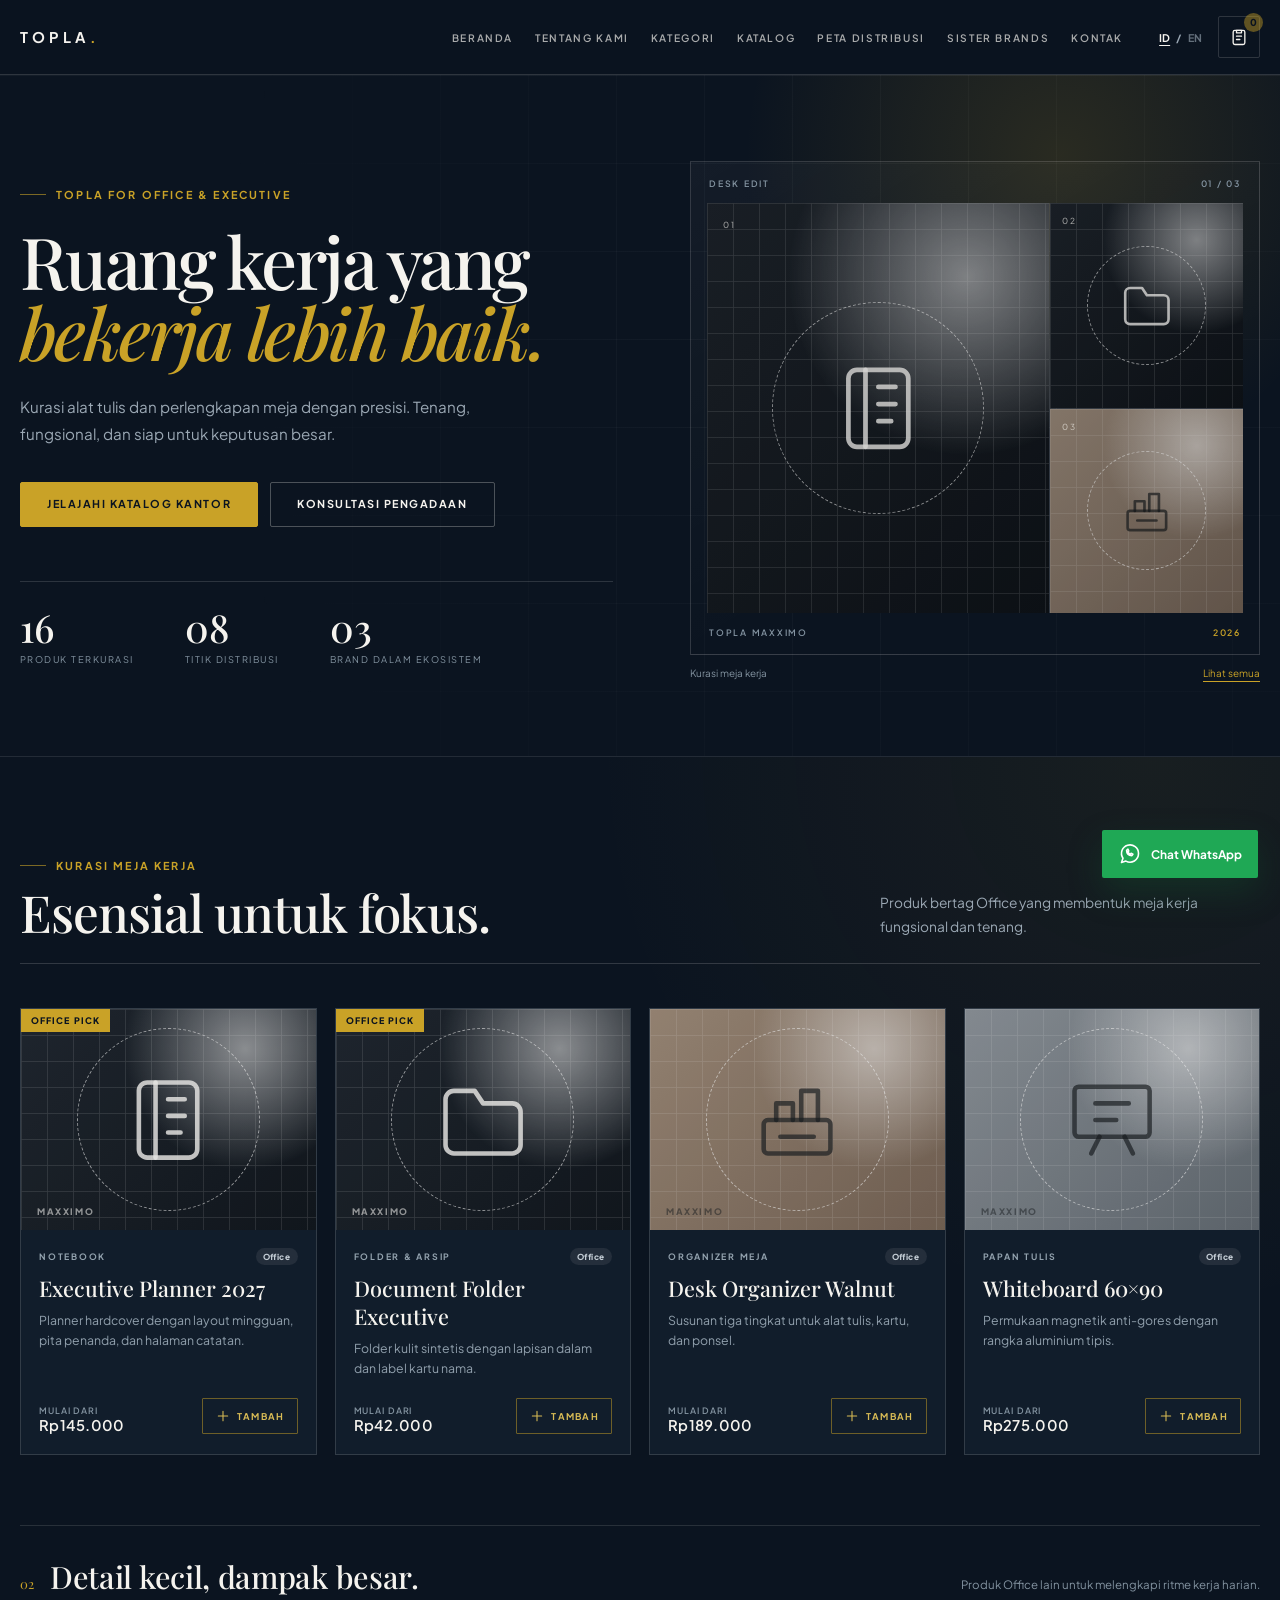
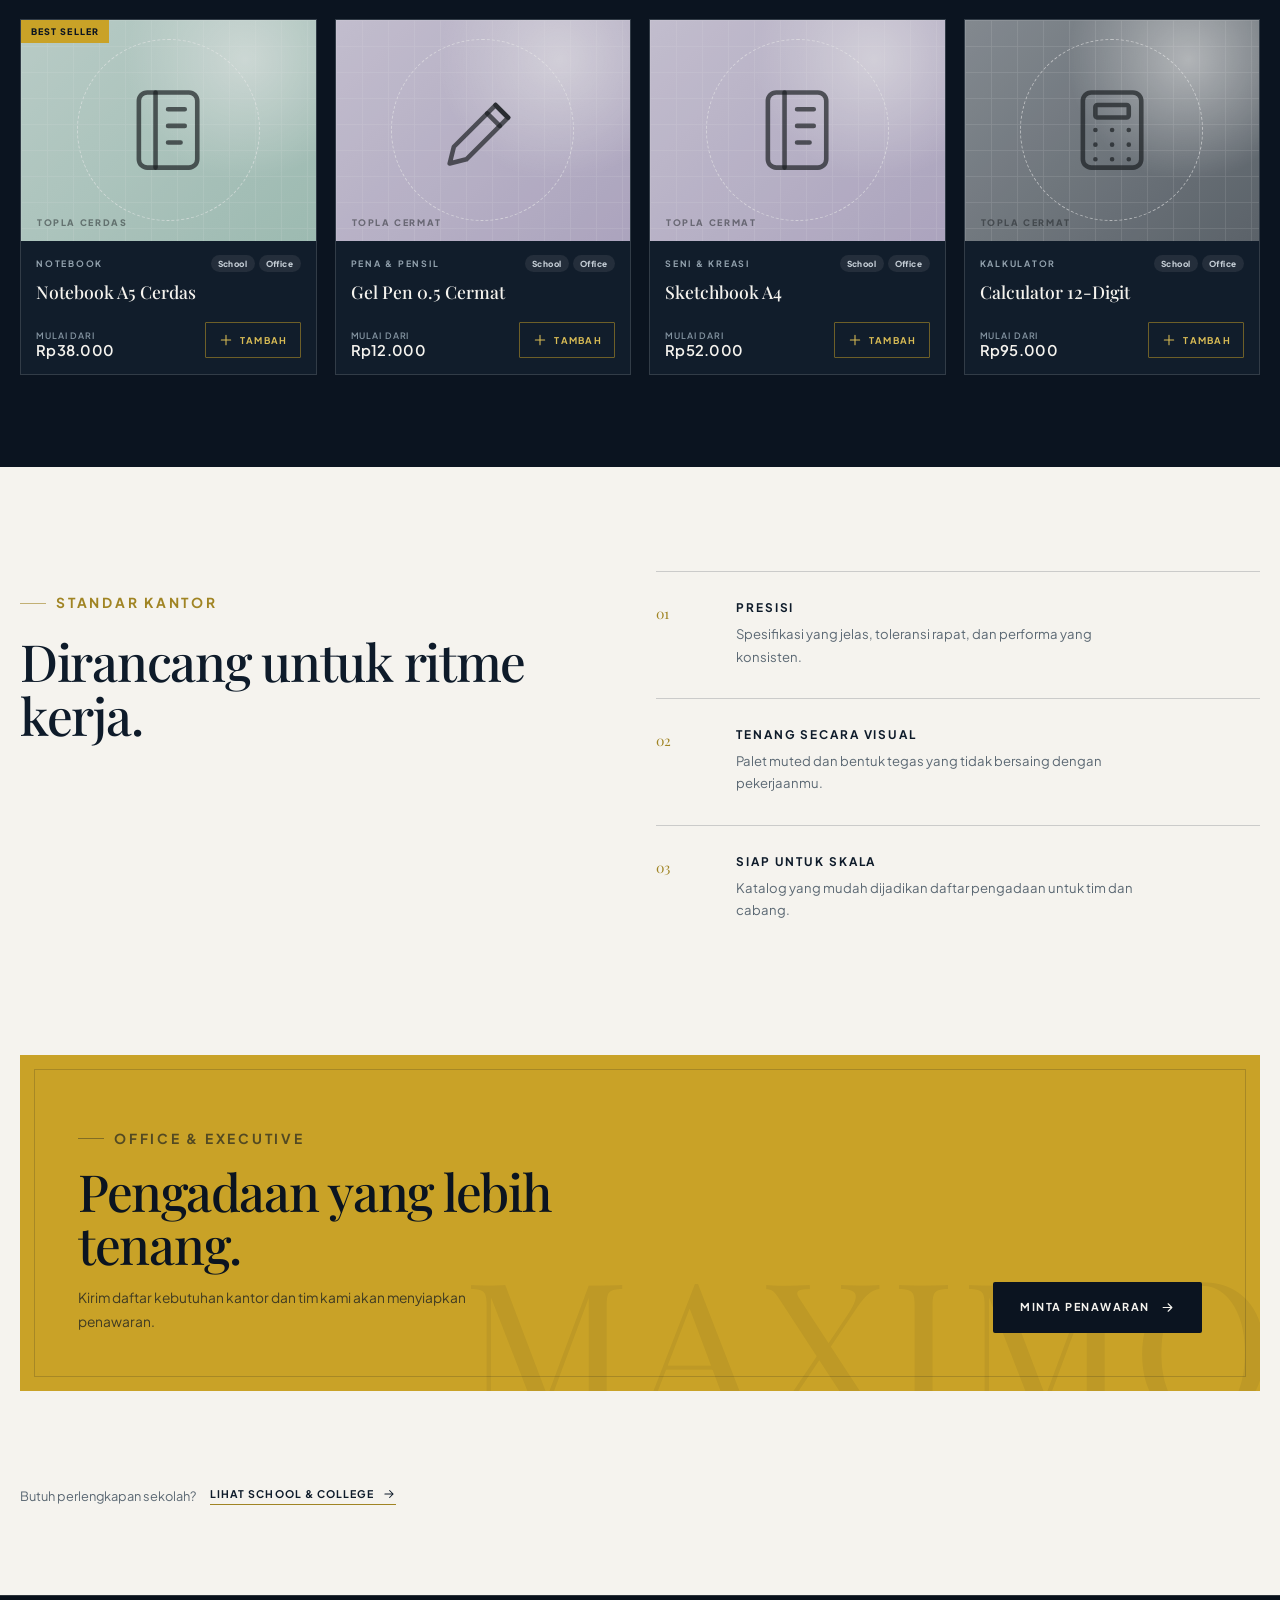
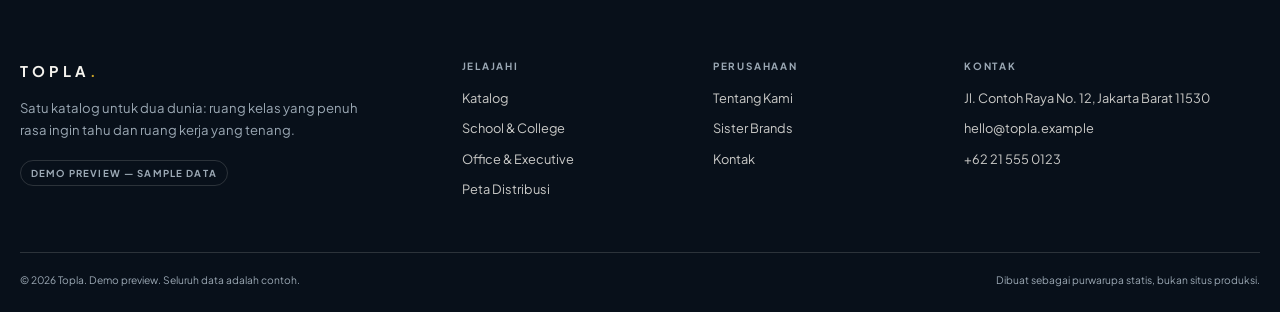
<file: office.html>
<!doctype html>
<html lang="id">
  <head>
    <meta charset="utf-8" />
    <meta name="viewport" content="width=device-width, initial-scale=1" />
    <title>Office & Executive — Topla</title>
    <meta
      name="description"
      content="Topla untuk Office & Executive: kurasi alat tulis dan perlengkapan meja dengan presisi untuk ruang kerja yang tenang."
    />
    <meta property="og:title" content="Topla — Office & Executive" />
    <link rel="icon" href="data:image/svg+xml,%3Csvg xmlns='http://www.w3.org/2000/svg' viewBox='0 0 100 100'%3E%3Crect width='100' height='100' rx='24' fill='%230b1420'/%3E%3Ctext x='50' y='72' font-family='Georgia' font-size='58' fill='%23c9a227' text-anchor='middle'%3ET%3C/text%3E%3C/svg%3E" />
    <link rel="preconnect" href="https://fonts.googleapis.com" />
    <link rel="preconnect" href="https://fonts.gstatic.com" crossorigin />
    <link
      href="https://fonts.googleapis.com/css2?family=Baloo+2:wght@500;600;700;800&family=Playfair+Display:ital,wght@0,500;0,600;1,500&family=Plus+Jakarta+Sans:wght@400;500;600;700;800&display=swap"
      rel="stylesheet"
    />
    <link rel="stylesheet" href="assets/css/base.css" />
    <link rel="stylesheet" href="assets/css/office.css" />
  </head>
  <body class="theme-office" data-page="office" data-segment="office">
    <div id="site-header"></div>

    <main>
      <section class="office-hero">
        <div class="container office-hero-grid">
          <div class="office-hero-copy">
            <p class="eyebrow office-eyebrow" data-i18n="office.eyebrow"></p>
            <h1 class="office-title">
              <span data-i18n="office.title"></span>
              <em data-i18n="office.titleAccent"></em>
            </h1>
            <p class="office-lead" data-i18n="office.desc"></p>
            <div class="office-actions">
              <a class="btn btn-office-primary" href="catalog.html?segment=office">
                <span data-i18n="office.cta1"></span>
              </a>
              <a class="btn btn-office-ghost" href="contact.html" data-i18n="office.cta2"></a>
            </div>
            <div class="office-stats">
              <div class="office-stat">
                <strong>16</strong>
                <span data-i18n="office.stat1"></span>
              </div>
              <div class="office-stat">
                <strong>08</strong>
                <span data-i18n="office.stat2"></span>
              </div>
              <div class="office-stat">
                <strong>03</strong>
                <span data-i18n="office.stat3"></span>
              </div>
            </div>
          </div>
          <div class="office-visual">
            <div class="office-frame">
              <div class="office-frame-head">
                <span>Desk edit</span>
                <span>01 / 03</span>
              </div>
              <div class="office-mosaic" id="office-hero-collage" aria-hidden="true"></div>
              <div class="office-frame-foot">
                <span>Topla Maxximo</span>
                <span>2026</span>
              </div>
            </div>
            <div class="office-visual-caption">
              <span data-i18n="office.featured.eyebrow"></span>
              <a href="catalog.html?segment=office" data-i18n="common.viewAll"></a>
            </div>
          </div>
        </div>
      </section>

      <section class="section office-featured">
        <div class="container">
          <div class="office-section-head" data-reveal>
            <div>
              <p class="eyebrow office-eyebrow" data-i18n="office.featured.eyebrow"></p>
              <h2 data-i18n="office.featured.title"></h2>
            </div>
            <p class="office-head-copy" data-i18n="office.featured.desc"></p>
          </div>
          <div class="product-grid product-grid--office" data-products="featured"></div>

          <div class="office-more">
            <div class="office-more-head" data-reveal>
              <span>02</span>
              <h3 data-i18n="office.more.title"></h3>
              <p data-i18n="office.more.desc"></p>
            </div>
            <div class="product-grid product-grid--office" data-products="more"></div>
          </div>
        </div>
      </section>

      <section class="office-why">
        <div class="container office-why-grid">
          <div class="office-why-intro" data-reveal>
            <p class="eyebrow" data-i18n="office.why.eyebrow"></p>
            <h2 data-i18n="office.why.title"></h2>
          </div>
          <div class="office-principles">
            <div class="office-principle" data-reveal>
              <span class="op-num">01</span>
              <div>
                <h3 data-i18n="office.why1.title"></h3>
                <p data-i18n="office.why1.desc"></p>
              </div>
            </div>
            <div class="office-principle" data-reveal>
              <span class="op-num">02</span>
              <div>
                <h3 data-i18n="office.why2.title"></h3>
                <p data-i18n="office.why2.desc"></p>
              </div>
            </div>
            <div class="office-principle" data-reveal>
              <span class="op-num">03</span>
              <div>
                <h3 data-i18n="office.why3.title"></h3>
                <p data-i18n="office.why3.desc"></p>
              </div>
            </div>
          </div>
        </div>
      </section>

      <section class="office-band">
        <div class="container">
          <div class="office-band-inner" data-reveal>
            <div class="office-band-copy">
              <p class="eyebrow">Office &amp; Executive</p>
              <h2 data-i18n="office.band.title"></h2>
              <p data-i18n="office.band.desc"></p>
            </div>
            <a class="btn" href="contact.html">
              <span data-i18n="office.band.cta"></span>
              <svg class="ic" width="15" height="15" viewBox="0 0 24 24" fill="none" stroke="currentColor" stroke-width="1.8" stroke-linecap="round" stroke-linejoin="round" aria-hidden="true"><path d="M5 12h14M13 6l6 6-6 6"/></svg>
            </a>
          </div>
        </div>
      </section>

      <div class="office-other-band">
        <div class="container office-other">
          <span data-i18n="office.other"></span>
          <a href="school.html">
            <span data-i18n="office.otherCta"></span>
            <svg class="ic" width="14" height="14" viewBox="0 0 24 24" fill="none" stroke="currentColor" stroke-width="1.8" stroke-linecap="round" stroke-linejoin="round" aria-hidden="true"><path d="M5 12h14M13 6l6 6-6 6"/></svg>
          </a>
        </div>
      </div>
    </main>

    <div id="site-footer"></div>

    <script type="module" src="assets/js/pages/landing.js"></script>
  </body>
</html>
</file>
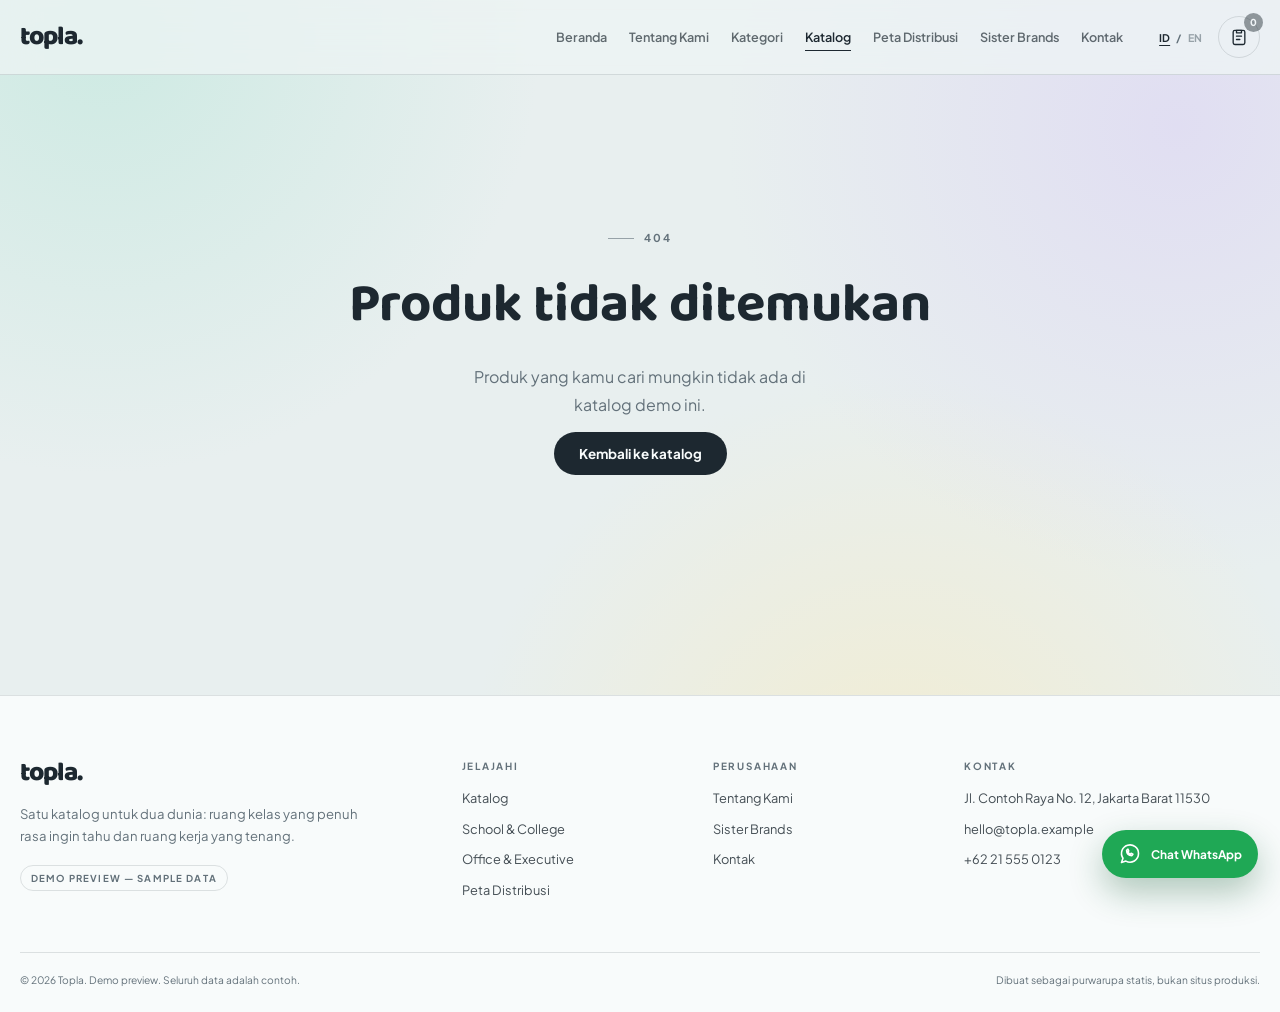
<file: product.html>
<!doctype html>
<html lang="id">
  <head>
    <meta charset="utf-8" />
    <meta name="viewport" content="width=device-width, initial-scale=1" />
    <title>Produk — Topla</title>
    <meta
      name="description"
      content="Detail produk Topla: deskripsi, spesifikasi, varian, dan daftar inquiry."
    />
    <meta property="og:title" content="Topla — Produk" />
    <link rel="icon" href="data:image/svg+xml,%3Csvg xmlns='http://www.w3.org/2000/svg' viewBox='0 0 100 100'%3E%3Crect width='100' height='100' rx='24' fill='%231d2830'/%3E%3Ctext x='50' y='72' font-family='Arial' font-size='62' font-weight='bold' fill='%23b8e6d9' text-anchor='middle'%3Et%3C/text%3E%3C/svg%3E" />
    <link rel="preconnect" href="https://fonts.googleapis.com" />
    <link rel="preconnect" href="https://fonts.gstatic.com" crossorigin />
    <link
      href="https://fonts.googleapis.com/css2?family=Baloo+2:wght@500;600;700;800&family=Playfair+Display:ital,wght@0,500;0,600;1,500&family=Plus+Jakarta+Sans:wght@400;500;600;700;800&display=swap"
      rel="stylesheet"
    />
    <link rel="stylesheet" href="assets/css/base.css" />
    <link rel="stylesheet" href="assets/css/catalog.css" />
    <link rel="stylesheet" href="assets/css/pages.css" />
  </head>
  <body class="theme-catalog" data-page="product">
    <div id="site-header"></div>

    <main class="pdp-page">
      <div id="pdp-root"></div>
    </main>

    <div id="site-footer"></div>

    <script type="module" src="assets/js/pages/product.js"></script>
  </body>
</html>
</file>
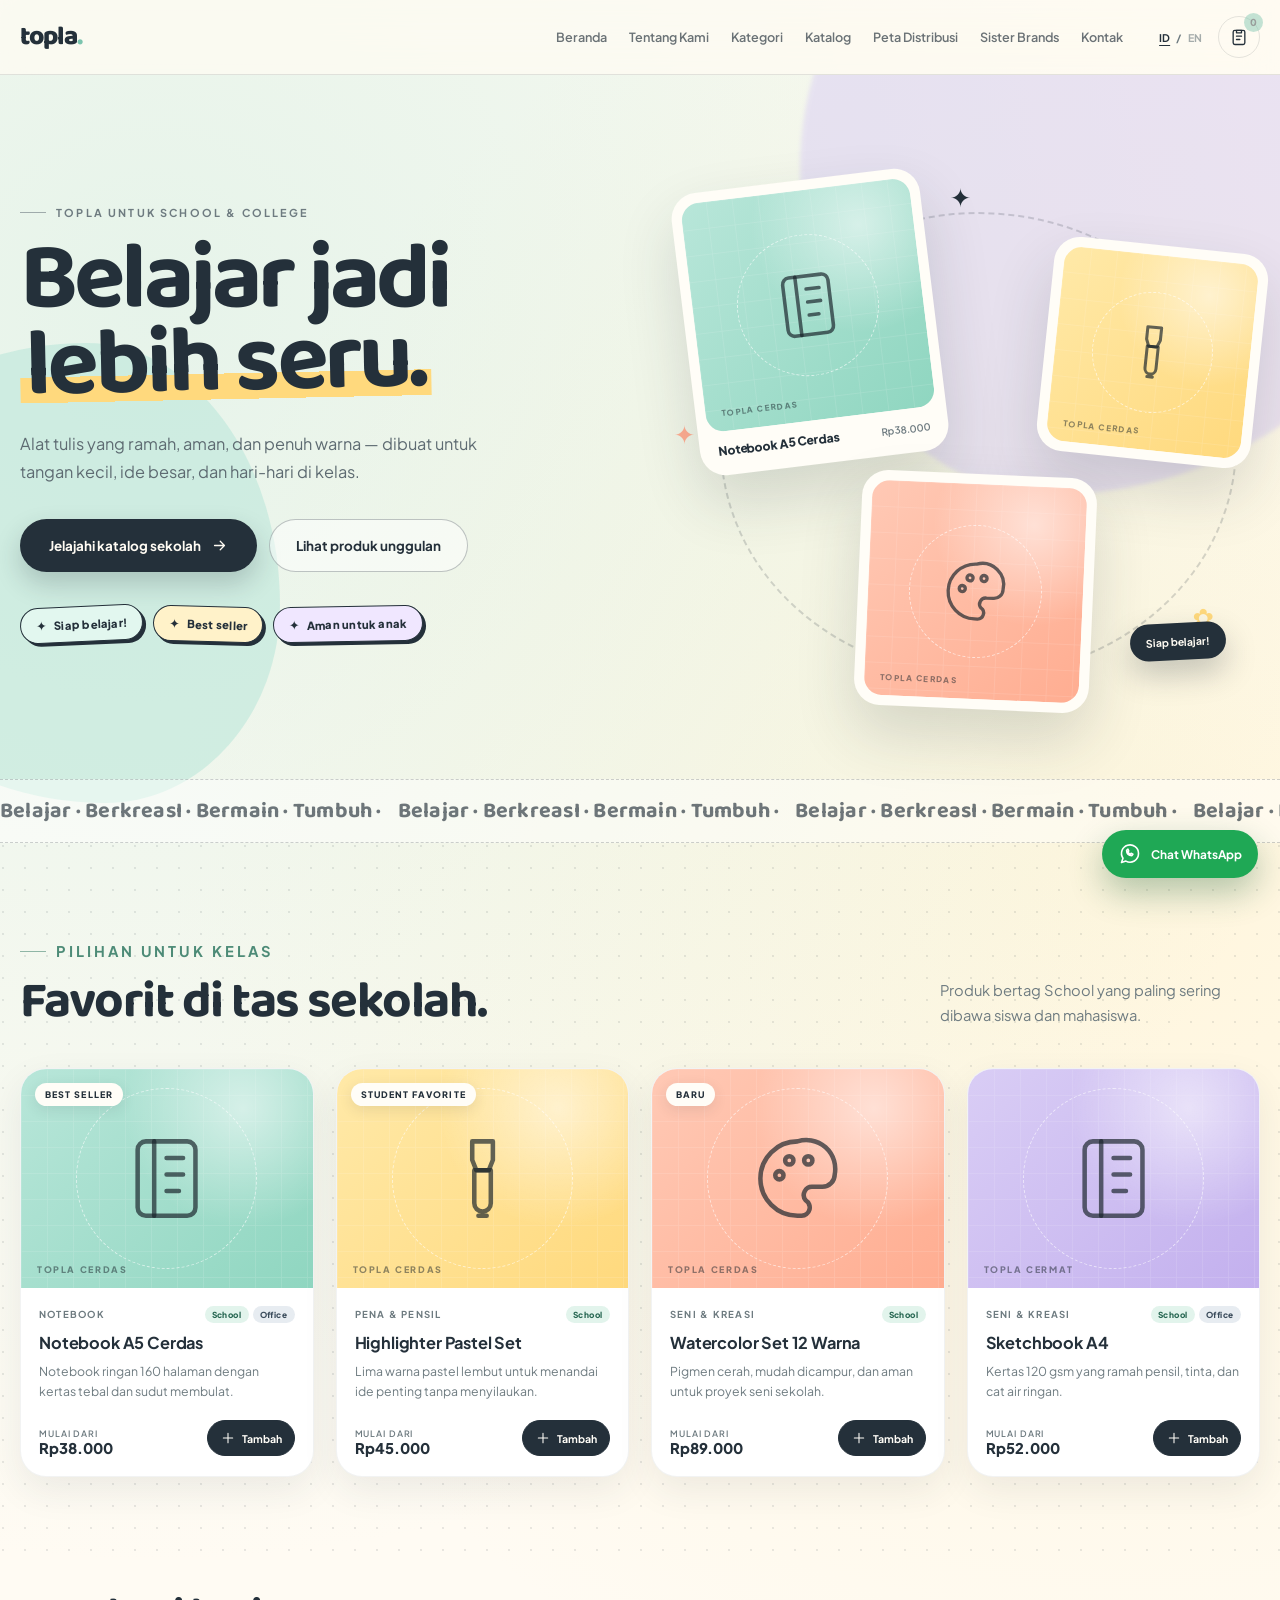
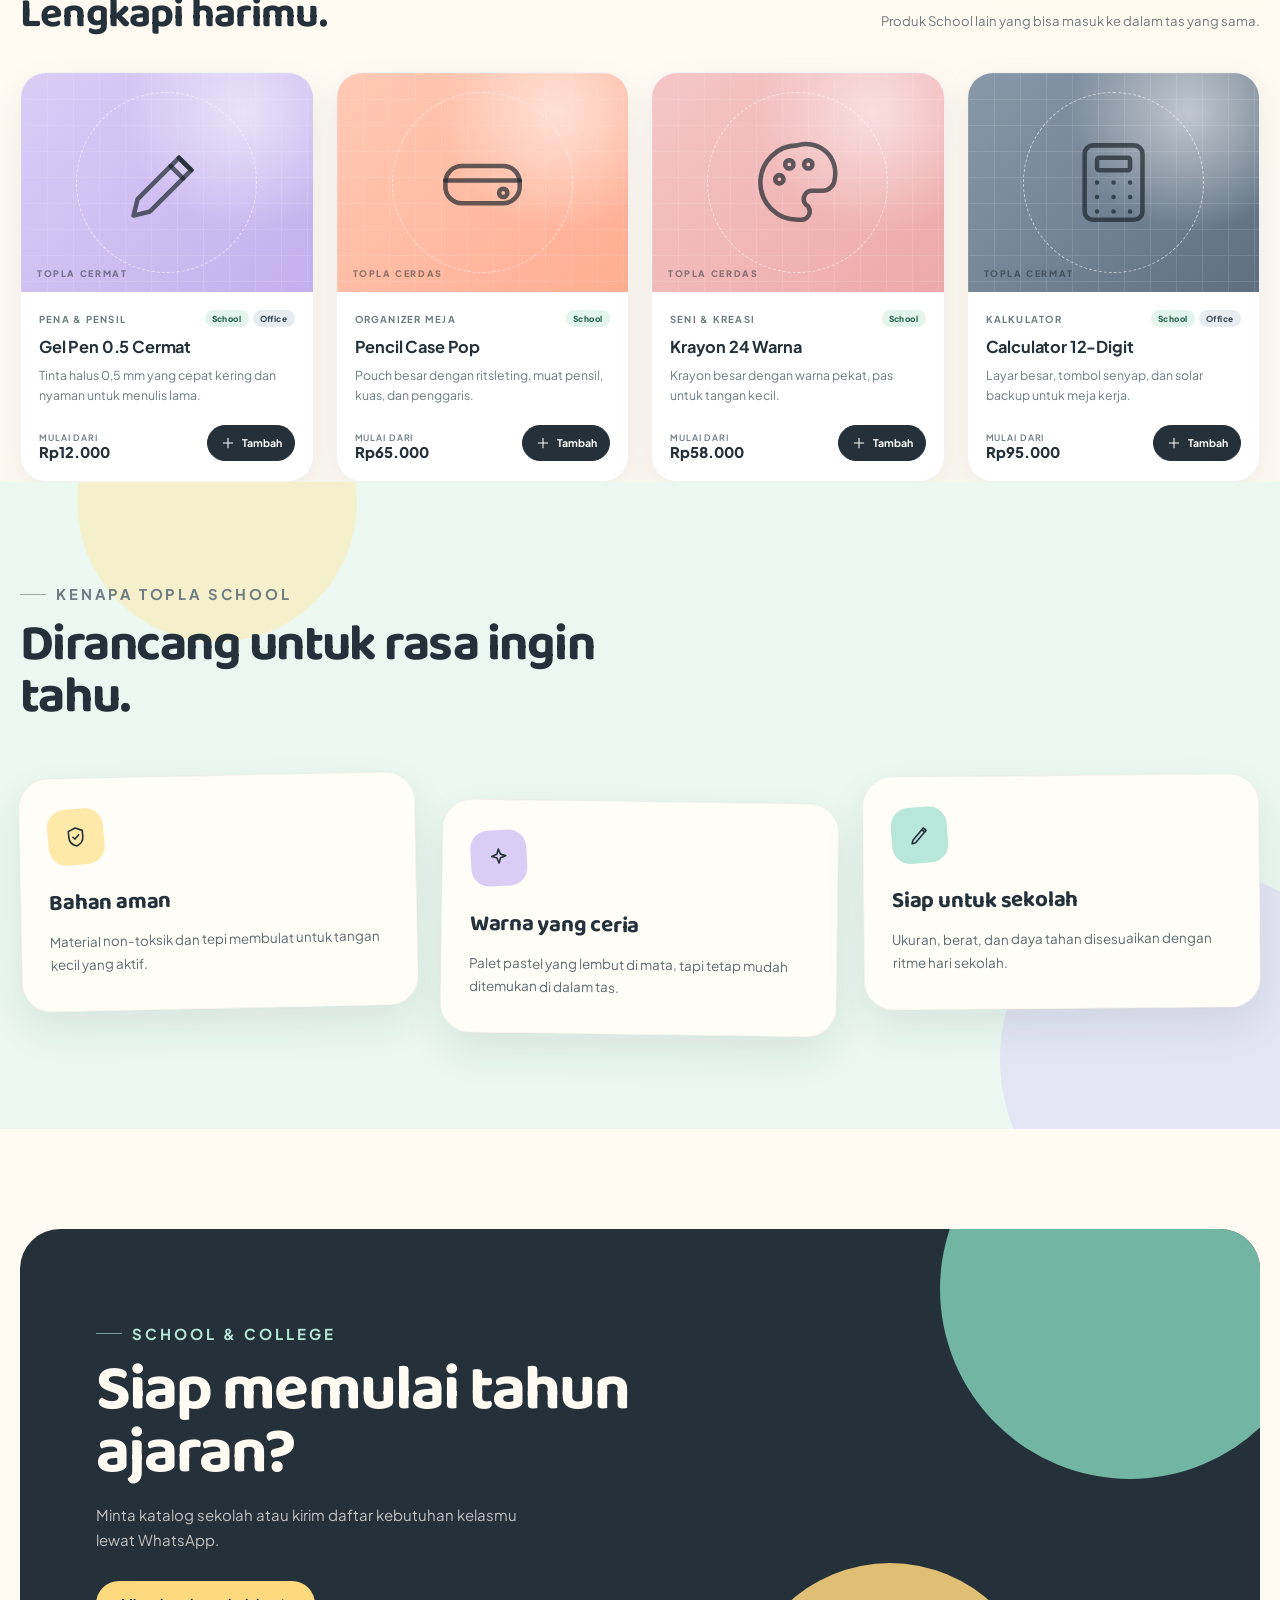
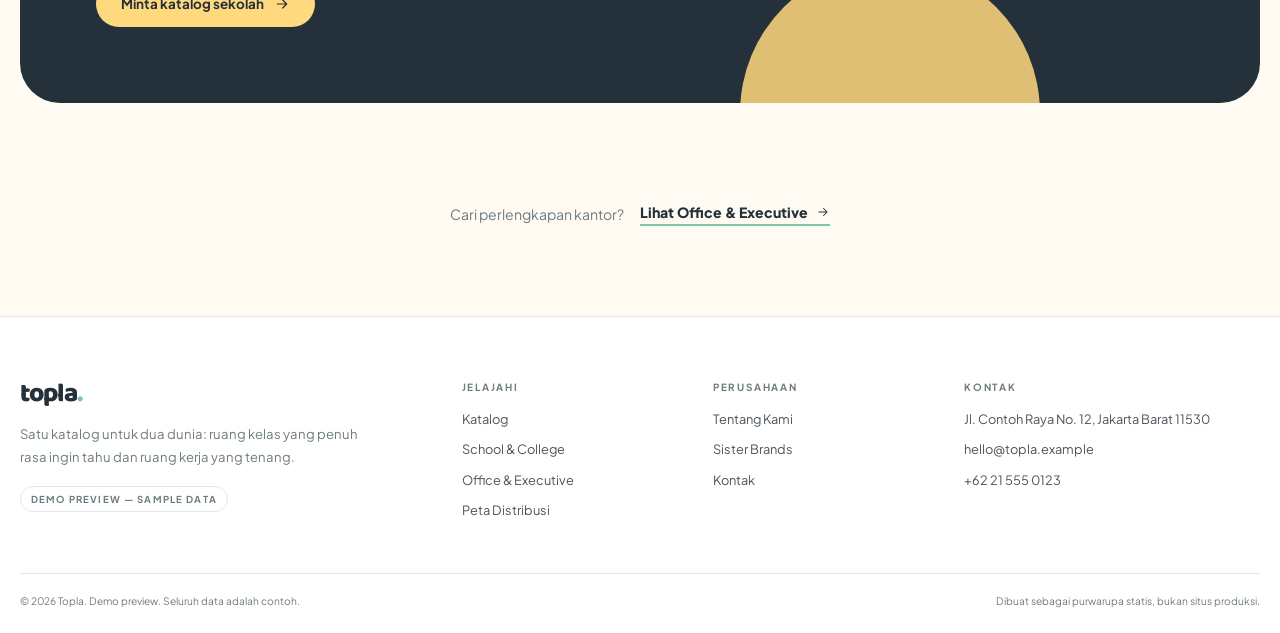
<file: school.html>
<!doctype html>
<html lang="id">
  <head>
    <meta charset="utf-8" />
    <meta name="viewport" content="width=device-width, initial-scale=1" />
    <title>School & College — Topla</title>
    <meta
      name="description"
      content="Topla untuk School & College: alat tulis pastel yang ramah, aman, dan menyenangkan untuk pelajar."
    />
    <meta property="og:title" content="Topla — School & College" />
    <link rel="icon" href="data:image/svg+xml,%3Csvg xmlns='http://www.w3.org/2000/svg' viewBox='0 0 100 100'%3E%3Crect width='100' height='100' rx='24' fill='%23b8e6d9'/%3E%3Ctext x='50' y='72' font-family='Arial' font-size='62' font-weight='bold' fill='%2324303a' text-anchor='middle'%3Et%3C/text%3E%3C/svg%3E" />
    <link rel="preconnect" href="https://fonts.googleapis.com" />
    <link rel="preconnect" href="https://fonts.gstatic.com" crossorigin />
    <link
      href="https://fonts.googleapis.com/css2?family=Baloo+2:wght@500;600;700;800&family=Playfair+Display:ital,wght@0,500;0,600;1,500&family=Plus+Jakarta+Sans:wght@400;500;600;700;800&display=swap"
      rel="stylesheet"
    />
    <link rel="stylesheet" href="assets/css/base.css" />
    <link rel="stylesheet" href="assets/css/school.css" />
  </head>
  <body class="theme-school" data-page="school" data-segment="school">
    <div id="site-header"></div>

    <main>
      <section class="school-hero">
        <div class="container school-hero-grid">
          <div class="school-hero-copy">
            <p class="eyebrow" data-i18n="school.eyebrow"></p>
            <h1 class="school-title">
              <span data-i18n="school.title"></span>
              <em data-i18n="school.titleAccent"></em>
            </h1>
            <p class="school-lead" data-i18n="school.desc"></p>
            <div class="school-actions">
              <a class="btn btn-school-primary" href="catalog.html?segment=school">
                <span data-i18n="school.cta1"></span>
                <svg class="ic" width="17" height="17" viewBox="0 0 24 24" fill="none" stroke="currentColor" stroke-width="1.8" stroke-linecap="round" stroke-linejoin="round" aria-hidden="true"><path d="M5 12h14M13 6l6 6-6 6"/></svg>
              </a>
              <a class="btn btn-school-ghost" href="#featured" data-i18n="school.cta2"></a>
            </div>
            <div class="school-stickers">
              <span class="sticker" data-i18n="school.sticker1"></span>
              <span class="sticker" data-i18n="school.sticker2"></span>
              <span class="sticker" data-i18n="school.sticker3"></span>
            </div>
          </div>
          <div class="school-hero-visual" id="school-hero-collage" aria-hidden="true"></div>
        </div>
        <div class="school-marquee" aria-hidden="true">
          <div class="marquee-track">
            <span data-i18n="school.marquee"></span>
            <span data-i18n="school.marquee"></span>
            <span data-i18n="school.marquee"></span>
            <span data-i18n="school.marquee"></span>
          </div>
        </div>
      </section>

      <section class="section school-featured" id="featured">
        <div class="container">
          <div class="section-head" data-reveal>
            <div>
              <p class="eyebrow" data-i18n="school.featured.eyebrow"></p>
              <h2 data-i18n="school.featured.title"></h2>
            </div>
            <p data-i18n="school.featured.desc"></p>
          </div>
          <div class="product-grid" data-products="featured"></div>
        </div>
      </section>

      <section class="school-more">
        <div class="container">
          <div class="school-more-head" data-reveal>
            <h2 data-i18n="school.more.title"></h2>
            <p data-i18n="school.more.desc"></p>
          </div>
          <div class="product-grid" data-products="more"></div>
        </div>
      </section>

      <section class="school-why">
        <div class="container">
          <div class="section-head" data-reveal>
            <div>
              <p class="eyebrow" data-i18n="school.why.eyebrow"></p>
              <h2 data-i18n="school.why.title"></h2>
            </div>
          </div>
          <div class="why-grid">
            <article class="why-card" data-reveal>
              <span class="why-icon">
                <svg class="ic" width="24" height="24" viewBox="0 0 24 24" fill="none" stroke="currentColor" stroke-width="1.6" stroke-linecap="round" stroke-linejoin="round" aria-hidden="true"><path d="M12 3l7 3v6c0 4.4-3 7.6-7 9-4-1.4-7-4.6-7-9V6l7-3z"/><path d="M9 12l2 2 4-4"/></svg>
              </span>
              <h3 data-i18n="school.why1.title"></h3>
              <p data-i18n="school.why1.desc"></p>
            </article>
            <article class="why-card" data-reveal>
              <span class="why-icon">
                <svg class="ic" width="24" height="24" viewBox="0 0 24 24" fill="none" stroke="currentColor" stroke-width="1.6" stroke-linecap="round" stroke-linejoin="round" aria-hidden="true"><path d="M12 3l1.8 5.2L19 10l-5.2 1.8L12 17l-1.8-5.2L5 10l5.2-1.8L12 3z"/></svg>
              </span>
              <h3 data-i18n="school.why2.title"></h3>
              <p data-i18n="school.why2.desc"></p>
            </article>
            <article class="why-card" data-reveal>
              <span class="why-icon">
                <svg class="ic" width="24" height="24" viewBox="0 0 24 24" fill="none" stroke="currentColor" stroke-width="1.6" stroke-linecap="round" stroke-linejoin="round" aria-hidden="true"><path d="M4 20l3.5-.9L19 7.6 16.4 5 5 16.5 4 20z"/><path d="M14.8 6.6l2.6 2.6"/></svg>
              </span>
              <h3 data-i18n="school.why3.title"></h3>
              <p data-i18n="school.why3.desc"></p>
            </article>
          </div>
        </div>
      </section>

      <section class="school-band">
        <div class="container">
          <div class="band-inner" data-reveal>
            <div class="band-content">
              <p class="eyebrow">School &amp; College</p>
              <h2 data-i18n="school.band.title"></h2>
              <p data-i18n="school.band.desc"></p>
              <a class="btn" href="contact.html">
                <span data-i18n="school.band.cta"></span>
                <svg class="ic" width="16" height="16" viewBox="0 0 24 24" fill="none" stroke="currentColor" stroke-width="1.8" stroke-linecap="round" stroke-linejoin="round" aria-hidden="true"><path d="M5 12h14M13 6l6 6-6 6"/></svg>
              </a>
            </div>
          </div>
        </div>
      </section>

      <div class="container school-other">
        <span data-i18n="school.other"></span>
        <a href="office.html">
          <span data-i18n="school.otherCta"></span>
          <svg class="ic" width="14" height="14" viewBox="0 0 24 24" fill="none" stroke="currentColor" stroke-width="1.8" stroke-linecap="round" stroke-linejoin="round" aria-hidden="true"><path d="M5 12h14M13 6l6 6-6 6"/></svg>
        </a>
      </div>
    </main>

    <div id="site-footer"></div>

    <script type="module" src="assets/js/pages/landing.js"></script>
  </body>
</html>
</file>
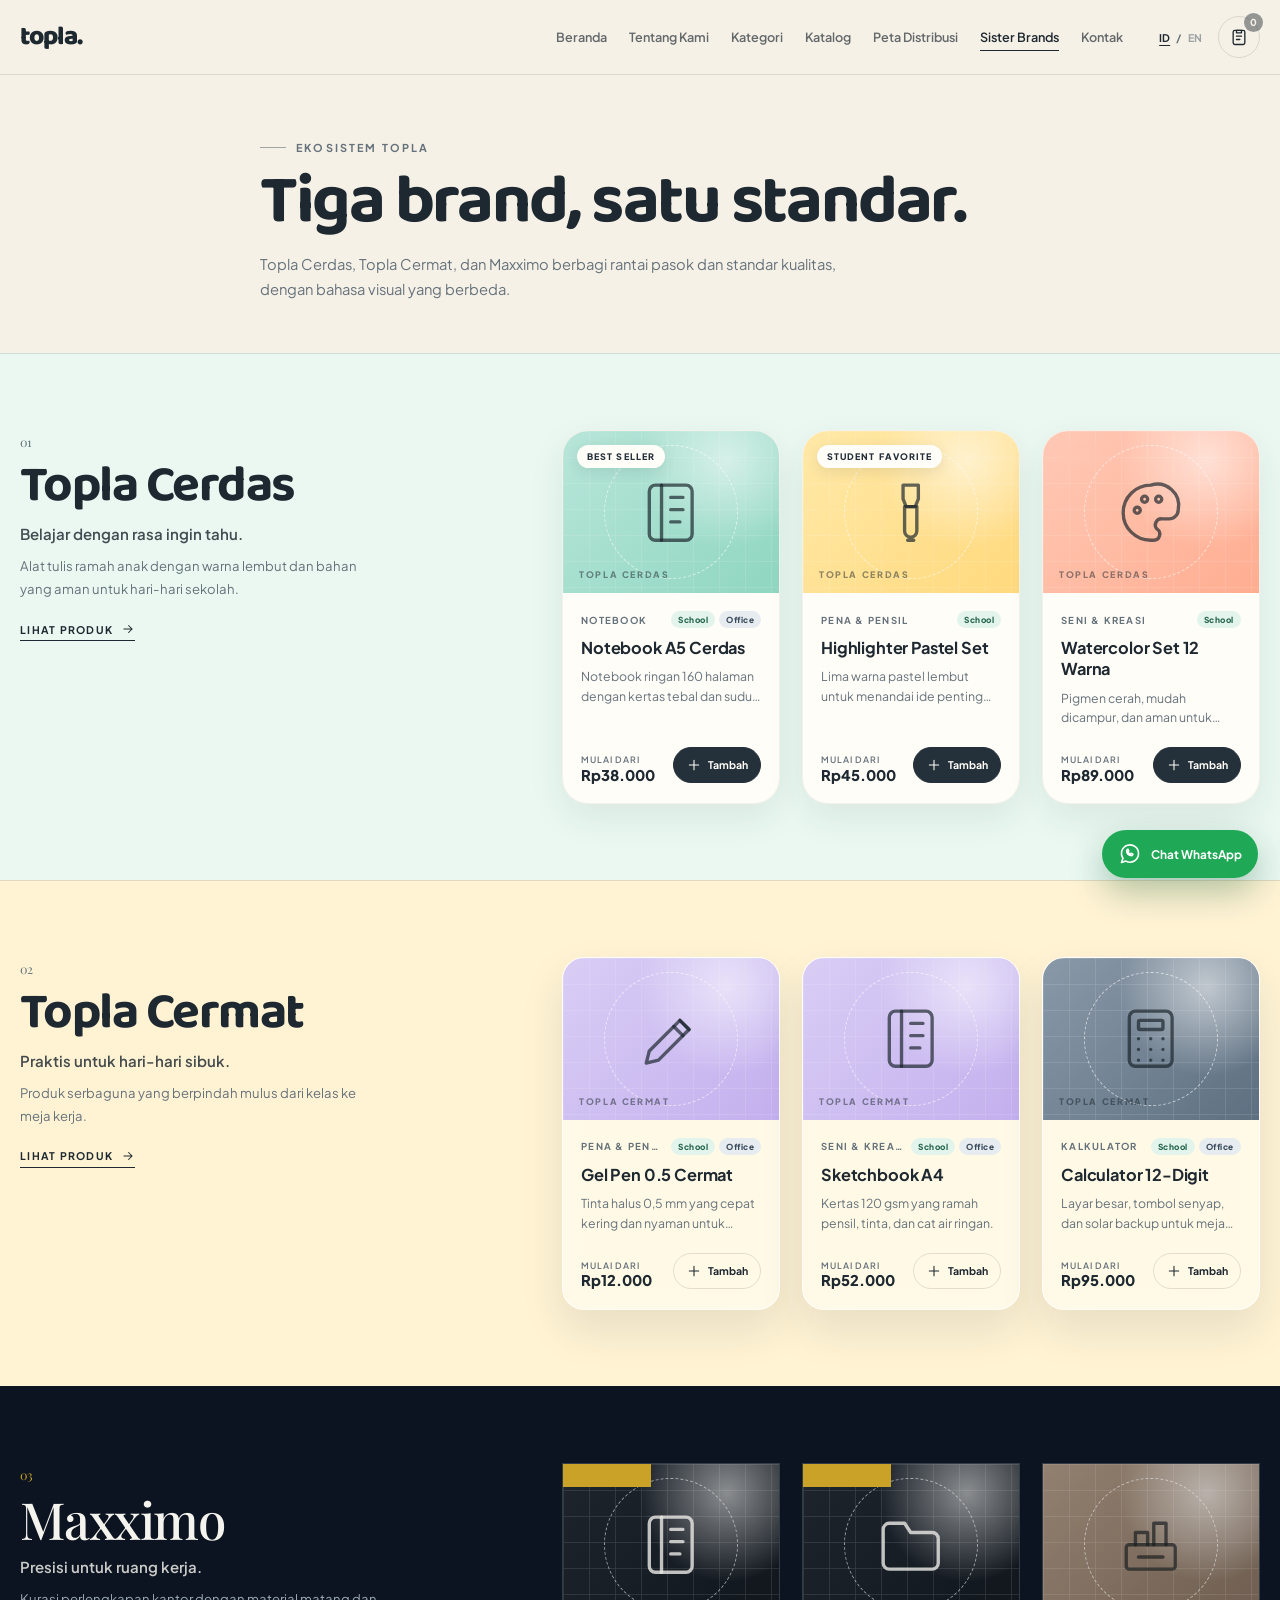
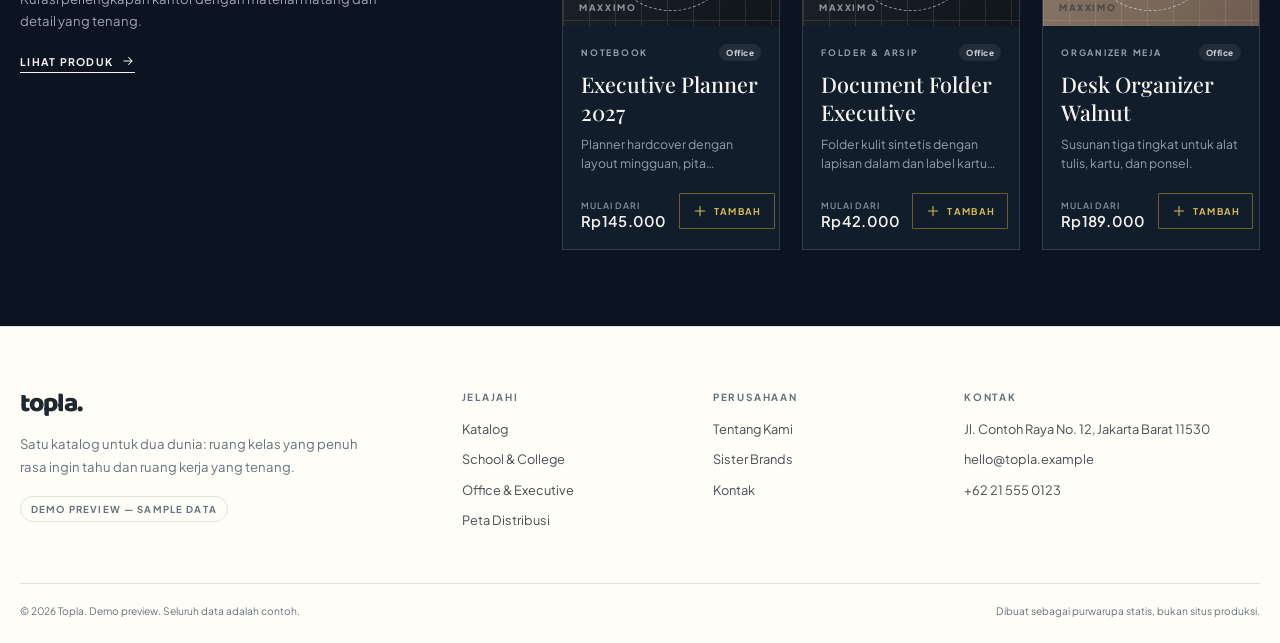
<file: sister-brands.html>
<!doctype html>
<html lang="id">
  <head>
    <meta charset="utf-8" />
    <meta name="viewport" content="width=device-width, initial-scale=1" />
    <title>Sister Brands — Topla</title>
    <meta
      name="description"
      content="Topla Cerdas, Topla Cermat, dan Maxximo: tiga brand dengan satu standar kualitas."
    />
    <meta property="og:title" content="Topla — Sister Brands" />
    <link rel="icon" href="data:image/svg+xml,%3Csvg xmlns='http://www.w3.org/2000/svg' viewBox='0 0 100 100'%3E%3Crect width='100' height='100' rx='24' fill='%231e2830'/%3E%3Ctext x='50' y='72' font-family='Arial' font-size='62' font-weight='bold' fill='%23b8e6d9' text-anchor='middle'%3Et%3C/text%3E%3C/svg%3E" />
    <link rel="preconnect" href="https://fonts.googleapis.com" />
    <link rel="preconnect" href="https://fonts.gstatic.com" crossorigin />
    <link
      href="https://fonts.googleapis.com/css2?family=Baloo+2:wght@500;600;700;800&family=Playfair+Display:ital,wght@0,500;0,600;1,500&family=Plus+Jakarta+Sans:wght@400;500;600;700;800&display=swap"
      rel="stylesheet"
    />
    <link rel="stylesheet" href="assets/css/base.css" />
    <link rel="stylesheet" href="assets/css/pages.css" />
  </head>
  <body class="theme-neutral" data-page="brands">
    <div id="site-header"></div>

    <main class="brands-page">
      <header class="brands-hero container">
        <p class="eyebrow" data-i18n="brands.eyebrow"></p>
        <h1 data-i18n="brands.title"></h1>
        <p data-i18n="brands.desc"></p>
      </header>
      <div id="brand-sections"></div>
    </main>

    <div id="site-footer"></div>

    <script type="module" src="assets/js/pages/static.js"></script>
  </body>
</html>
</file>
<file: assets/css/base.css>
/* ==========================================================================
   Topla demo — shared foundation
   ========================================================================== */

:root {
  --font-body: "Plus Jakarta Sans", system-ui, -apple-system, sans-serif;
  --font-display: "Baloo 2", "Plus Jakarta Sans", sans-serif;
  --font-serif: "Playfair Display", Georgia, serif;
  --container: 1240px;
  --ease: cubic-bezier(0.22, 0.8, 0.24, 1);
  --t-fast: 150ms;
  --t-med: 250ms;
  --t-slow: 420ms;
  --header-h: 74px;
  --radius: 18px;
}

body.theme-neutral {
  --bg: #f6f1e7;
  --bg-2: #efe8da;
  --ink: #1e2830;
  --muted: #66727b;
  --surface: #fffdf8;
  --surface-2: #f0eadf;
  --accent: #1e2830;
  --accent-ink: #f6f1e7;
  --line: rgba(30, 40, 48, 0.13);
  --header-bg: rgba(246, 241, 231, 0.82);
  --header-ink: #1e2830;
  --card-bg: #fffdf8;
  --shadow: 0 24px 60px rgba(40, 45, 40, 0.12);
}

body.theme-school {
  --bg: #fffbf3;
  --bg-2: #fdf2df;
  --ink: #24303a;
  --muted: #6e7b80;
  --surface: #ffffff;
  --surface-2: #f7f0e4;
  --accent: #7bc4ae;
  --accent-ink: #1f2d33;
  --accent-2: #ffd97d;
  --line: rgba(36, 48, 58, 0.12);
  --header-bg: rgba(255, 251, 243, 0.74);
  --header-ink: #24303a;
  --card-bg: #ffffff;
  --shadow: 0 24px 60px rgba(66, 74, 66, 0.12);
}

body.theme-office {
  --bg: #0b1420;
  --bg-2: #08101a;
  --ink: #f5f3ee;
  --muted: #9ba8b4;
  --surface: #111d2b;
  --surface-2: #162433;
  --accent: #c9a227;
  --accent-ink: #0b1420;
  --line: rgba(245, 243, 238, 0.15);
  --header-bg: rgba(11, 20, 32, 0.84);
  --header-ink: #f5f3ee;
  --card-bg: #111d2b;
  --shadow: 0 30px 70px rgba(0, 0, 0, 0.35);
}

body.theme-catalog {
  --bg: #e8efef;
  --bg-2: #dfeaea;
  --ink: #1d2830;
  --muted: #63717a;
  --surface: #f8fbfb;
  --surface-2: #eef4f4;
  --accent: #1d2830;
  --accent-ink: #f8fbfb;
  --line: rgba(29, 40, 48, 0.13);
  --header-bg: rgba(238, 244, 244, 0.78);
  --header-ink: #1d2830;
  --card-bg: rgba(255, 255, 255, 0.55);
  --shadow: 0 24px 60px rgba(29, 40, 48, 0.14);
}

*,
*::before,
*::after {
  box-sizing: border-box;
}

html {
  scroll-behavior: smooth;
}

body {
  margin: 0;
  font-family: var(--font-body);
  background: var(--bg);
  color: var(--ink);
  -webkit-font-smoothing: antialiased;
  overflow-x: hidden;
}

body.drawer-open,
body.menu-open {
  overflow: hidden;
}

h1,
h2,
h3,
h4,
p,
figure,
blockquote {
  margin: 0;
}

a {
  color: inherit;
  text-decoration: none;
}

button,
input,
select,
textarea {
  font: inherit;
  color: inherit;
}

button {
  cursor: pointer;
}

img,
svg {
  display: block;
}

::selection {
  background: var(--accent);
  color: var(--accent-ink);
}

:focus-visible {
  outline: 2px solid var(--accent);
  outline-offset: 3px;
}

.container {
  width: min(100% - 40px, var(--container));
  margin-inline: auto;
}

@media (max-width: 640px) {
  .container {
    width: min(100% - 28px, var(--container));
  }
}

/* ------------------------------- typography ------------------------------ */

.eyebrow {
  display: inline-flex;
  align-items: center;
  gap: 10px;
  font-size: 0.68rem;
  font-weight: 700;
  letter-spacing: 0.2em;
  text-transform: uppercase;
  color: var(--muted);
}

.eyebrow::before {
  content: "";
  width: 26px;
  height: 1px;
  background: currentColor;
  opacity: 0.6;
}

.display {
  font-family: var(--font-display);
  font-weight: 800;
  letter-spacing: -0.03em;
  line-height: 0.96;
}

.muted {
  color: var(--muted);
}

.section {
  padding: 92px 0;
}

.product-grid {
  display: grid;
  grid-template-columns: repeat(4, minmax(0, 1fr));
  gap: 22px;
}

[hidden] {
  display: none !important;
}

.section-head {
  display: flex;
  align-items: flex-end;
  justify-content: space-between;
  gap: 32px;
  margin-bottom: 40px;
}

.section-head h2 {
  font-size: clamp(2rem, 4vw, 3.2rem);
  line-height: 1.02;
  letter-spacing: -0.03em;
  margin-top: 12px;
}

.section-head p {
  max-width: 460px;
  color: var(--muted);
  font-size: 0.92rem;
  line-height: 1.7;
}

/* --------------------------------- buttons -------------------------------- */

.btn {
  display: inline-flex;
  align-items: center;
  justify-content: center;
  gap: 10px;
  padding: 14px 24px;
  border-radius: 999px;
  border: 1px solid transparent;
  background: transparent;
  font-size: 0.84rem;
  font-weight: 700;
  line-height: 1;
  transition:
    transform var(--t-fast) var(--ease),
    background-color var(--t-fast) var(--ease),
    color var(--t-fast) var(--ease),
    border-color var(--t-fast) var(--ease);
}

.btn:hover {
  transform: translateY(-2px);
}

.btn:active {
  transform: translateY(0);
}

.btn-primary {
  background: var(--accent);
  color: var(--accent-ink);
}

.btn-ghost {
  border-color: var(--line);
  color: var(--ink);
}

.btn-ghost:hover {
  border-color: var(--ink);
}

.btn-wa {
  background: #1fa855;
  color: #fff;
}

.btn-light {
  background: var(--ink);
  color: var(--bg);
}

.btn-block {
  width: 100%;
}

.link-button {
  border: 0;
  background: none;
  padding: 0;
  font-size: 0.74rem;
  font-weight: 700;
  text-decoration: underline;
  text-underline-offset: 3px;
  color: var(--muted);
}

.text-link {
  display: inline-flex;
  align-items: center;
  gap: 8px;
  font-size: 0.8rem;
  font-weight: 700;
  border-bottom: 1px solid currentColor;
  padding-bottom: 4px;
}

/* --------------------------------- header --------------------------------- */

.site-header {
  position: sticky;
  top: 0;
  z-index: 60;
  background: var(--header-bg);
  color: var(--header-ink);
  border-bottom: 1px solid var(--line);
  backdrop-filter: blur(18px) saturate(1.2);
  -webkit-backdrop-filter: blur(18px) saturate(1.2);
}

.header-inner {
  display: flex;
  align-items: center;
  gap: 26px;
  height: var(--header-h);
}

.brand {
  font-family: var(--font-display);
  font-size: 1.65rem;
  font-weight: 800;
  letter-spacing: -0.04em;
  line-height: 1;
  white-space: nowrap;
}

.brand span {
  color: var(--accent);
}

body.theme-office .brand {
  font-family: var(--font-body);
  font-size: 0.92rem;
  font-weight: 700;
  letter-spacing: 0.28em;
  text-transform: uppercase;
}

body.theme-office .brand span {
  color: var(--accent);
}

.desktop-nav {
  display: flex;
  align-items: center;
  gap: 22px;
  margin-left: auto;
}

.nav-link {
  position: relative;
  padding: 6px 0;
  font-size: 0.79rem;
  font-weight: 600;
  color: var(--header-ink);
  opacity: 0.68;
  white-space: nowrap;
  transition: opacity var(--t-fast) var(--ease);
}

.nav-link::after {
  content: "";
  position: absolute;
  left: 0;
  bottom: 0;
  width: 0;
  height: 1.5px;
  background: var(--accent);
  transition: width var(--t-med) var(--ease);
}

.nav-link:hover,
.nav-link.is-active {
  opacity: 1;
}

.nav-link.is-active::after {
  width: 100%;
}

body.theme-office .desktop-nav .nav-link {
  font-size: 0.64rem;
  letter-spacing: 0.16em;
  text-transform: uppercase;
}

.header-actions {
  display: flex;
  align-items: center;
  gap: 14px;
  margin-left: 8px;
}

.lang-switch {
  display: inline-flex;
  align-items: center;
  gap: 4px;
  font-size: 0.66rem;
  font-weight: 700;
  letter-spacing: 0.08em;
  color: var(--muted);
}

.lang-switch button {
  border: 0;
  background: none;
  padding: 4px 2px;
  color: inherit;
  font-size: inherit;
  font-weight: inherit;
  opacity: 0.62;
}

.lang-switch button.is-active {
  opacity: 1;
  color: var(--ink);
  text-decoration: underline;
  text-underline-offset: 3px;
}

.inquiry-trigger {
  position: relative;
  display: inline-flex;
  align-items: center;
  justify-content: center;
  width: 42px;
  height: 42px;
  border: 1px solid var(--line);
  border-radius: 999px;
  background: transparent;
  color: var(--header-ink);
  transition:
    background-color var(--t-fast) var(--ease),
    border-color var(--t-fast) var(--ease);
}

.inquiry-trigger:hover {
  border-color: var(--accent);
  background: color-mix(in srgb, var(--accent) 12%, transparent);
}

.inquiry-count {
  position: absolute;
  top: -4px;
  right: -4px;
  min-width: 19px;
  height: 19px;
  padding: 0 5px;
  border-radius: 999px;
  background: var(--accent);
  color: var(--accent-ink);
  font-size: 0.6rem;
  font-weight: 800;
  display: grid;
  place-items: center;
  line-height: 1;
}

.inquiry-count.is-empty {
  opacity: 0.45;
}

.menu-trigger,
.icon-button {
  display: inline-flex;
  align-items: center;
  justify-content: center;
  width: 42px;
  height: 42px;
  border: 1px solid var(--line);
  border-radius: 999px;
  background: transparent;
  color: inherit;
}

.menu-trigger {
  display: none;
}

body.theme-office .inquiry-trigger,
body.theme-office .menu-trigger,
body.theme-office .icon-button {
  border-radius: 2px;
}

@media (max-width: 1080px) {
  .desktop-nav {
    display: none;
  }
  .menu-trigger {
    display: inline-flex;
  }
  .header-actions {
    margin-left: auto;
  }
}

@media (max-width: 520px) {
  .lang-switch {
    display: none;
  }
  .header-actions {
    gap: 8px;
  }
}

/* ------------------------------- mobile menu ------------------------------ */

.mobile-menu {
  position: fixed;
  inset: 0;
  z-index: 70;
  background: var(--bg);
  color: var(--ink);
  visibility: hidden;
  transform: translateY(-100%);
  transition:
    transform 0.45s var(--ease),
    visibility 0.45s;
  overflow-y: auto;
}

.mobile-menu.is-open {
  visibility: visible;
  transform: translateY(0);
}

.mobile-menu-inner {
  min-height: 100%;
  display: flex;
  flex-direction: column;
  padding: 22px max(20px, calc((100vw - var(--container)) / 2));
}

.mobile-menu-head {
  display: flex;
  align-items: center;
  justify-content: space-between;
  padding-bottom: 22px;
  border-bottom: 1px solid var(--line);
}

.mobile-nav {
  display: flex;
  flex-direction: column;
  padding: 30px 0;
}

.mobile-nav-link {
  display: flex;
  align-items: center;
  justify-content: space-between;
  padding: 16px 0;
  border-bottom: 1px solid var(--line);
  font-family: var(--font-display);
  font-size: clamp(1.5rem, 6vw, 2.2rem);
  font-weight: 700;
  letter-spacing: -0.02em;
}

body.theme-office .mobile-nav-link {
  font-family: var(--font-serif);
  font-weight: 500;
}

.mobile-nav-link::after {
  content: "↗";
  font-family: var(--font-body);
  font-size: 0.9rem;
  color: var(--accent);
}

.mobile-menu-foot {
  margin-top: auto;
  display: flex;
  align-items: center;
  justify-content: space-between;
  gap: 16px;
  padding-top: 24px;
}

/* --------------------------------- footer --------------------------------- */

.site-footer {
  margin-top: 0;
  padding: 64px 0 26px;
  border-top: 1px solid var(--line);
  background: var(--surface);
  color: var(--ink);
}

body.theme-office .site-footer {
  background: #08101a;
}

.footer-grid {
  display: grid;
  grid-template-columns: 1.9fr 1fr 1fr 1.4fr;
  gap: 40px;
}

.footer-brand p {
  max-width: 340px;
  margin-top: 16px;
  font-size: 0.82rem;
  line-height: 1.7;
  color: var(--muted);
}

.demo-chip {
  display: inline-block;
  margin-top: 18px;
  padding: 6px 10px;
  border: 1px solid var(--line);
  border-radius: 999px;
  font-size: 0.6rem;
  font-weight: 700;
  letter-spacing: 0.12em;
  text-transform: uppercase;
  color: var(--muted);
}

.footer-col {
  display: flex;
  flex-direction: column;
  gap: 10px;
  font-size: 0.8rem;
}

.footer-col h4 {
  margin-bottom: 6px;
  font-size: 0.62rem;
  letter-spacing: 0.18em;
  text-transform: uppercase;
  color: var(--muted);
}

.footer-col a,
.footer-col span {
  color: var(--ink);
  opacity: 0.82;
  line-height: 1.6;
}

.footer-col a:hover {
  opacity: 1;
  text-decoration: underline;
  text-underline-offset: 3px;
}

.footer-bottom {
  display: flex;
  justify-content: space-between;
  gap: 20px;
  margin-top: 52px;
  padding-top: 20px;
  border-top: 1px solid var(--line);
  font-size: 0.64rem;
  color: var(--muted);
}

@media (max-width: 900px) {
  .footer-grid {
    grid-template-columns: 1fr 1fr;
    gap: 32px;
  }
  .footer-brand {
    grid-column: 1 / -1;
  }
}

@media (max-width: 560px) {
  .footer-grid {
    grid-template-columns: 1fr;
  }
  .footer-bottom {
    flex-direction: column;
  }
}

/* ------------------------------- product art ------------------------------ */

.product-art {
  position: relative;
  aspect-ratio: 4 / 3;
  display: grid;
  place-items: center;
  overflow: hidden;
  isolation: isolate;
  background:
    radial-gradient(circle at 76% 18%, rgba(255, 255, 255, 0.55), transparent 42%),
    linear-gradient(135deg, var(--a), var(--b));
}

.pa-grid {
  position: absolute;
  inset: 0;
  opacity: 0.14;
  background-image:
    linear-gradient(rgba(255, 255, 255, 0.8) 1px, transparent 1px),
    linear-gradient(90deg, rgba(255, 255, 255, 0.8) 1px, transparent 1px);
  background-size: 26px 26px;
}

.pa-ring {
  position: absolute;
  width: 62%;
  aspect-ratio: 1;
  border: 1px dashed rgba(255, 255, 255, 0.6);
  border-radius: 50%;
}

.pa-icon {
  position: relative;
  z-index: 1;
  width: 34%;
  color: var(--art-ink, rgba(24, 34, 42, 0.68));
  transition: transform 0.55s var(--ease);
}

.pa-icon svg {
  width: 100%;
  height: auto;
  stroke-width: 1.1;
}

.pa-brand {
  position: absolute;
  left: 16px;
  bottom: 13px;
  z-index: 1;
  font-size: 0.56rem;
  font-weight: 800;
  letter-spacing: 0.18em;
  text-transform: uppercase;
  color: var(--art-ink, rgba(24, 34, 42, 0.68));
  opacity: 0.72;
}

.product-card:hover .pa-icon {
  transform: scale(1.08) rotate(-3deg);
}

/* ------------------------------- product card ----------------------------- */

.product-card {
  position: relative;
  display: flex;
  flex-direction: column;
  overflow: hidden;
  background: var(--card-bg);
  border: 1px solid var(--line);
  transition:
    transform var(--t-med) var(--ease),
    box-shadow var(--t-med) var(--ease),
    border-color var(--t-med) var(--ease);
}

.pc-media {
  position: relative;
  display: block;
}

.pc-badge {
  position: absolute;
  top: 14px;
  left: 14px;
  z-index: 2;
  padding: 6px 10px;
  font-size: 0.56rem;
  font-weight: 800;
  letter-spacing: 0.12em;
  text-transform: uppercase;
  background: rgba(255, 253, 247, 0.92);
  color: #24303a;
  backdrop-filter: blur(8px);
}

.pc-body {
  display: flex;
  flex-direction: column;
  gap: 9px;
  flex: 1;
  padding: 18px 18px 20px;
}

.pc-meta {
  display: flex;
  align-items: center;
  justify-content: space-between;
  gap: 8px;
  font-size: 0.6rem;
  font-weight: 700;
  letter-spacing: 0.13em;
  text-transform: uppercase;
  color: var(--muted);
}

.pc-cat {
  overflow: hidden;
  text-overflow: ellipsis;
  white-space: nowrap;
}

.seg-pills {
  display: inline-flex;
  gap: 4px;
  flex-shrink: 0;
}

.seg-pill {
  padding: 3px 7px;
  border-radius: 999px;
  font-size: 0.52rem;
  font-weight: 800;
  letter-spacing: 0.06em;
  text-transform: none;
}

.seg-pill--school {
  background: #e2f4ec;
  color: #276752;
}

.seg-pill--office {
  background: #e7ecf1;
  color: #3a4b5b;
}

.pc-title {
  font-size: 1.02rem;
  font-weight: 700;
  line-height: 1.3;
  letter-spacing: -0.01em;
}

.pc-title a:hover {
  text-decoration: underline;
  text-underline-offset: 3px;
}

.pc-desc {
  display: -webkit-box;
  -webkit-line-clamp: 2;
  -webkit-box-orient: vertical;
  overflow: hidden;
  font-size: 0.77rem;
  line-height: 1.6;
  color: var(--muted);
}

.pc-foot {
  display: flex;
  align-items: flex-end;
  justify-content: space-between;
  gap: 12px;
  margin-top: auto;
  padding-top: 10px;
}

.pc-price {
  display: flex;
  flex-direction: column;
  gap: 2px;
  font-size: 0.92rem;
  font-weight: 800;
  line-height: 1.1;
}

.pc-price small {
  font-size: 0.55rem;
  font-weight: 600;
  letter-spacing: 0.1em;
  text-transform: uppercase;
  color: var(--muted);
}

.pc-add {
  display: inline-flex;
  align-items: center;
  gap: 6px;
  padding: 9px 12px;
  border: 1px solid var(--line);
  border-radius: 999px;
  background: transparent;
  font-size: 0.66rem;
  font-weight: 700;
  transition:
    background-color var(--t-fast) var(--ease),
    color var(--t-fast) var(--ease),
    border-color var(--t-fast) var(--ease),
    transform var(--t-fast) var(--ease);
}

.pc-add:hover {
  background: var(--ink);
  color: var(--bg);
  border-color: var(--ink);
}

.pc-add.is-added {
  background: #1fa855;
  border-color: #1fa855;
  color: #fff;
}

/* school card */

.product-card--school {
  border-radius: 26px;
  border-color: rgba(36, 48, 58, 0.06);
  box-shadow: 0 14px 36px rgba(36, 48, 58, 0.08);
}

.product-card--school:nth-child(even) {
  transform: rotate(0.7deg);
}

.product-card--school:hover {
  transform: translateY(-8px) rotate(-0.4deg);
  box-shadow: 0 28px 54px rgba(36, 48, 58, 0.14);
}

.product-card--school .pc-badge {
  border-radius: 999px;
  background: #fffdf7;
  box-shadow: 0 4px 14px rgba(36, 48, 58, 0.1);
}

.product-card--school .pc-add {
  background: #24303a;
  border-color: #24303a;
  color: #fffdf7;
}

.product-card--school .pc-add:hover {
  background: var(--accent);
  border-color: var(--accent);
  color: var(--accent-ink);
}

/* office card */

.product-card--office {
  border-radius: 0;
  background: #111d2b;
  color: #f5f3ee;
  border-color: rgba(245, 243, 238, 0.14);
}

.product-card--office .product-art {
  filter: grayscale(0.55) contrast(1.02) brightness(0.9);
}

.product-card--office:hover {
  transform: translateY(-4px);
  border-color: rgba(201, 162, 39, 0.6);
  box-shadow: 0 24px 50px rgba(0, 0, 0, 0.35);
}

.product-card--office .pc-badge {
  top: 0;
  left: 0;
  border-radius: 0;
  background: #c9a227;
  color: #0b1420;
}

.product-card--office .pc-meta {
  font-size: 0.55rem;
  letter-spacing: 0.2em;
  color: #93a2ae;
}

.product-card--office .pc-title {
  font-family: var(--font-serif);
  font-size: 1.35rem;
  font-weight: 500;
  letter-spacing: 0;
}

.product-card--office .pc-desc {
  color: #91a0ad;
}

.product-card--office .pc-price {
  font-weight: 600;
  letter-spacing: 0.02em;
}

.product-card--office .pc-price small {
  color: #8393a0;
}

.product-card--office .pc-add {
  border-radius: 1px;
  border-color: rgba(201, 162, 39, 0.5);
  color: #d9bc55;
  font-size: 0.58rem;
  letter-spacing: 0.14em;
  text-transform: uppercase;
}

.product-card--office .pc-add:hover {
  background: #c9a227;
  border-color: #c9a227;
  color: #0b1420;
}

.product-card--office .seg-pill {
  background: rgba(245, 243, 238, 0.08);
  color: #c4cdd5;
}

/* glass card */

.product-card--glass {
  border-radius: 22px;
  background: rgba(255, 255, 255, 0.52);
  border: 1px solid rgba(255, 255, 255, 0.8);
  backdrop-filter: blur(20px) saturate(1.35);
  -webkit-backdrop-filter: blur(20px) saturate(1.35);
  box-shadow:
    0 20px 44px rgba(29, 40, 48, 0.1),
    inset 0 1px 0 rgba(255, 255, 255, 0.75);
}

.product-card--glass:hover {
  transform: translateY(-8px);
  box-shadow:
    0 32px 60px rgba(29, 40, 48, 0.16),
    inset 0 1px 0 rgba(255, 255, 255, 0.85);
}

.product-card--glass .pc-badge {
  border-radius: 999px;
}

/* --------------------------------- drawer --------------------------------- */

.drawer-layer {
  position: fixed;
  inset: 0;
  z-index: 80;
  visibility: hidden;
  pointer-events: none;
}

.drawer-layer.is-open {
  visibility: visible;
  pointer-events: auto;
}

.drawer-backdrop {
  position: absolute;
  inset: 0;
  background: rgba(8, 14, 19, 0.45);
  opacity: 0;
  transition: opacity var(--t-med) var(--ease);
}

.drawer-layer.is-open .drawer-backdrop {
  opacity: 1;
}

.inquiry-drawer {
  position: absolute;
  top: 0;
  right: 0;
  display: flex;
  flex-direction: column;
  width: min(430px, 100%);
  height: 100%;
  background: var(--surface);
  color: var(--ink);
  transform: translateX(100%);
  transition: transform var(--t-slow) var(--ease);
  box-shadow: -30px 0 70px rgba(8, 14, 19, 0.22);
}

.drawer-layer.is-open .inquiry-drawer {
  transform: translateX(0);
}

.drawer-head {
  display: flex;
  align-items: flex-start;
  justify-content: space-between;
  gap: 20px;
  padding: 26px 24px 20px;
  border-bottom: 1px solid var(--line);
}

.drawer-head h2 {
  font-family: var(--font-display);
  font-size: 1.6rem;
  font-weight: 800;
  letter-spacing: -0.02em;
  line-height: 1.1;
}

body.theme-office .drawer-head h2 {
  font-family: var(--font-serif);
  font-weight: 500;
}

.drawer-head p {
  margin-top: 6px;
  font-size: 0.72rem;
  line-height: 1.5;
  color: var(--muted);
}

.drawer-body {
  flex: 1;
  overflow-y: auto;
  padding: 8px 24px;
  overscroll-behavior: contain;
}

.drawer-empty {
  display: flex;
  flex-direction: column;
  align-items: center;
  text-align: center;
  gap: 10px;
  padding: 72px 10px;
}

.drawer-empty-icon {
  display: grid;
  place-items: center;
  width: 72px;
  height: 72px;
  margin-bottom: 10px;
  border: 1px dashed var(--line);
  border-radius: 50%;
  color: var(--muted);
}

.drawer-empty h3 {
  font-size: 1.05rem;
}

.drawer-empty p {
  max-width: 240px;
  font-size: 0.78rem;
  line-height: 1.6;
  color: var(--muted);
}

.drawer-empty .btn {
  margin-top: 10px;
}

.drawer-item {
  display: grid;
  grid-template-columns: 76px 1fr;
  gap: 14px;
  padding: 18px 0;
  border-bottom: 1px solid var(--line);
}

.di-art {
  overflow: hidden;
  border-radius: 12px;
}

.di-art .product-art {
  aspect-ratio: 1;
}

.di-art .pa-icon {
  width: 46%;
}

.di-art .pa-brand,
.di-art .pa-ring {
  display: none;
}

.di-main {
  display: flex;
  flex-direction: column;
  gap: 4px;
  min-width: 0;
}

.di-name {
  font-size: 0.85rem;
  font-weight: 700;
  line-height: 1.35;
}

.di-name:hover {
  text-decoration: underline;
  text-underline-offset: 2px;
}

.di-variant {
  font-size: 0.68rem;
  color: var(--muted);
}

.di-controls {
  display: flex;
  align-items: center;
  justify-content: space-between;
  gap: 10px;
  margin-top: 6px;
}

.stepper {
  display: inline-flex;
  align-items: center;
  gap: 2px;
  border: 1px solid var(--line);
  border-radius: 999px;
  padding: 2px;
}

.stepper button {
  display: grid;
  place-items: center;
  width: 26px;
  height: 26px;
  border: 0;
  border-radius: 50%;
  background: transparent;
}

.stepper button:hover {
  background: var(--surface-2);
}

.stepper span {
  min-width: 24px;
  text-align: center;
  font-size: 0.74rem;
  font-weight: 700;
}

.di-remove {
  display: grid;
  place-items: center;
  width: 30px;
  height: 30px;
  border: 0;
  background: transparent;
  color: var(--muted);
}

.di-remove:hover {
  color: #c04444;
}

.drawer-foot {
  padding: 18px 24px 22px;
  border-top: 1px solid var(--line);
  background: var(--surface);
}

.drawer-total {
  display: flex;
  align-items: center;
  justify-content: space-between;
  margin-bottom: 12px;
  font-size: 0.74rem;
  font-weight: 700;
}

.drawer-note {
  margin-top: 10px;
  font-size: 0.62rem;
  line-height: 1.5;
  text-align: center;
  color: var(--muted);
}

body.theme-office .drawer-total,
body.theme-office .drawer-head h2 {
  letter-spacing: 0.01em;
}

/* --------------------------------- toast ---------------------------------- */

.toast {
  position: fixed;
  left: 50%;
  bottom: 28px;
  z-index: 90;
  padding: 12px 20px;
  border-radius: 999px;
  background: #1e2830;
  color: #fffdf8;
  font-size: 0.76rem;
  font-weight: 600;
  box-shadow: 0 16px 40px rgba(0, 0, 0, 0.22);
  opacity: 0;
  transform: translate(-50%, 14px);
  pointer-events: none;
  transition:
    opacity var(--t-med) var(--ease),
    transform var(--t-med) var(--ease);
}

.toast.is-show {
  opacity: 1;
  transform: translate(-50%, 0);
}

body.theme-office .toast {
  border-radius: 2px;
  background: #c9a227;
  color: #0b1420;
}

/* --------------------------------- wa float ------------------------------- */

.wa-float {
  position: fixed;
  right: 22px;
  bottom: 22px;
  z-index: 55;
  display: inline-flex;
  align-items: center;
  gap: 9px;
  padding: 12px 16px;
  border-radius: 999px;
  background: #1fa855;
  color: #fff;
  font-size: 0.74rem;
  font-weight: 700;
  box-shadow: 0 14px 34px rgba(20, 90, 50, 0.32);
  transition:
    transform var(--t-fast) var(--ease),
    opacity var(--t-fast) var(--ease);
}

.wa-float:hover {
  transform: translateY(-2px);
}

.wa-float span {
  display: none;
}

body.theme-office .wa-float {
  border-radius: 2px;
}

body.drawer-open .wa-float,
body.menu-open .wa-float {
  opacity: 0;
  pointer-events: none;
}

@media (min-width: 900px) {
  .wa-float span {
    display: inline;
  }
}

@media (max-width: 640px) {
  .wa-float {
    right: 16px;
    bottom: 16px;
    padding: 12px;
  }
}

/* -------------------------------- reveals --------------------------------- */

[data-reveal] {
  opacity: 0;
  transform: translateY(22px);
  transition:
    opacity 0.7s var(--ease) var(--reveal-delay, 0ms),
    transform 0.7s var(--ease) var(--reveal-delay, 0ms);
}

[data-reveal].is-in {
  opacity: 1;
  transform: none;
}

@media (prefers-reduced-motion: reduce) {
  html {
    scroll-behavior: auto;
  }
  *,
  *::before,
  *::after {
    animation-duration: 0.001ms !important;
    animation-iteration-count: 1 !important;
    transition-duration: 0.001ms !important;
  }
  [data-reveal] {
    opacity: 1;
    transform: none;
  }
  .product-card--school:nth-child(even) {
    transform: none;
  }
}
</file>
<file: assets/css/pages.css>
/* ==========================================================================
   Home, product detail, distribution, brands, about, contact
   ========================================================================== */

/* ---------------------------------- home ---------------------------------- */

.home-intro {
  position: relative;
  max-width: 900px;
  padding: 78px 0 42px;
  text-align: center;
}

.home-intro .eyebrow {
  justify-content: center;
}

.home-title {
  margin-top: 18px;
  font-family: var(--font-display);
  font-size: clamp(3.2rem, 7.4vw, 6.2rem);
  font-weight: 800;
  line-height: 0.9;
  letter-spacing: -0.045em;
}

.home-sub {
  max-width: 600px;
  margin: 22px auto 0;
  font-size: 0.98rem;
  line-height: 1.75;
  color: var(--muted);
}

.home-hint {
  display: inline-flex;
  align-items: center;
  gap: 8px;
  margin-top: 24px;
  padding: 8px 14px;
  border: 1px solid var(--line);
  border-radius: 999px;
  font-size: 0.64rem;
  font-weight: 700;
  letter-spacing: 0.08em;
  text-transform: uppercase;
  color: var(--muted);
}

.home-continue {
  display: inline-flex;
  align-items: center;
  gap: 10px;
  margin-top: 20px;
  padding: 10px 16px;
  border-radius: 999px;
  background: var(--ink);
  color: var(--bg);
  font-size: 0.72rem;
  font-weight: 700;
}

.home-continue[hidden] {
  display: none;
}

.home-continue:hover {
  background: var(--accent);
  color: var(--accent-ink);
}

.segment-chooser {
  display: grid;
  grid-template-columns: 1fr 1fr;
  gap: 18px;
  padding-bottom: 84px;
}

.segment-panel {
  position: relative;
  display: flex;
  flex-direction: column;
  min-height: 570px;
  padding: 28px;
  border-radius: 32px;
  overflow: hidden;
  isolation: isolate;
  transition:
    transform 0.55s var(--ease),
    box-shadow 0.55s var(--ease);
}

.segment-panel:hover {
  transform: translateY(-8px);
}

.segment-panel--school {
  background:
    radial-gradient(circle at 82% 10%, rgba(255, 255, 255, 0.7), transparent 34%),
    linear-gradient(145deg, #dcf5eb 0%, #fff3d0 52%, #e8ddfa 100%);
  color: #24303a;
  box-shadow: 0 22px 50px rgba(80, 100, 90, 0.12);
}

.segment-panel--school:hover {
  box-shadow: 0 34px 70px rgba(80, 100, 90, 0.2);
}

.segment-panel--school::before {
  content: "";
  position: absolute;
  top: -90px;
  right: -70px;
  width: 260px;
  height: 260px;
  border: 2px dashed rgba(36, 48, 58, 0.18);
  border-radius: 50%;
}

.segment-panel--office {
  background:
    radial-gradient(circle at 88% 8%, rgba(201, 162, 39, 0.16), transparent 34%),
    linear-gradient(150deg, #101e2e 0%, #0b1420 78%);
  color: #f5f3ee;
  box-shadow: 0 22px 50px rgba(11, 20, 32, 0.28);
}

.segment-panel--office:hover {
  box-shadow: 0 34px 70px rgba(11, 20, 32, 0.4);
}

.segment-panel--office::before {
  content: "";
  position: absolute;
  inset: 0;
  background-image:
    linear-gradient(rgba(245, 243, 238, 0.05) 1px, transparent 1px),
    linear-gradient(90deg, rgba(245, 243, 238, 0.05) 1px, transparent 1px);
  background-size: 64px 64px;
  mask-image: radial-gradient(circle at 80% 20%, #000, transparent 68%);
  -webkit-mask-image: radial-gradient(circle at 80% 20%, #000, transparent 68%);
  pointer-events: none;
}

.sp-top {
  position: relative;
  z-index: 2;
  display: flex;
  align-items: center;
  justify-content: space-between;
  gap: 16px;
}

.sp-kicker {
  display: inline-flex;
  align-items: center;
  gap: 8px;
  font-size: 0.6rem;
  font-weight: 800;
  letter-spacing: 0.18em;
  text-transform: uppercase;
  opacity: 0.74;
}

.sp-kicker::before {
  content: "";
  width: 8px;
  height: 8px;
  border-radius: 50%;
  background: #4fa98c;
}

.segment-panel--office .sp-kicker::before {
  background: #c9a227;
}

.sp-index {
  font-family: var(--font-serif);
  font-size: 0.72rem;
  opacity: 0.5;
}

.sp-preview {
  position: relative;
  z-index: 1;
  flex: 1;
  min-height: 300px;
  margin: 12px 0;
}

.sp-school-art {
  position: absolute;
  width: 46%;
  padding: 7px;
  border-radius: 24px;
  background: #fffdf7;
  box-shadow: 0 22px 44px rgba(36, 48, 58, 0.16);
  transition: transform 0.55s var(--ease);
}

.sp-school-art .product-art {
  border-radius: 18px;
  aspect-ratio: 1;
}

.sp-school-art .pa-brand {
  display: none;
}

.sp-school-art--1 {
  top: 6%;
  left: 4%;
  transform: rotate(-8deg);
}

.sp-school-art--2 {
  top: 26%;
  right: 3%;
  width: 43%;
  transform: rotate(6deg);
}

.segment-panel:hover .sp-school-art--1 {
  transform: rotate(-11deg) translateY(-6px);
}

.segment-panel:hover .sp-school-art--2 {
  transform: rotate(9deg) translateY(4px);
}

.sp-sticker {
  position: absolute;
  bottom: 6%;
  left: 30%;
  z-index: 3;
  padding: 9px 15px;
  border: 1.5px solid #24303a;
  border-radius: 999px;
  background: #fffdf7;
  box-shadow: 3px 3px 0 #24303a;
  font-size: 0.66rem;
  font-weight: 800;
  transform: rotate(-3deg);
}

.sp-office-mosaic {
  position: absolute;
  inset: 0;
  display: grid;
  grid-template-columns: 1.3fr 0.7fr;
  grid-template-rows: 1fr 1fr;
  gap: 1px;
  overflow: hidden;
  background: rgba(245, 243, 238, 0.2);
}

.sp-office-mosaic > div {
  position: relative;
  overflow: hidden;
  background: #0e1a28;
}

.sp-office-mosaic > div:first-child {
  grid-row: 1 / 3;
}

.sp-office-mosaic .pa-brand {
  display: none;
}

.sp-office-mosaic .product-art {
  height: 100%;
  aspect-ratio: auto;
  filter: grayscale(0.5) brightness(0.84);
  transition: filter 0.6s var(--ease);
}

.segment-panel--office:hover .product-art {
  filter: grayscale(0.15) brightness(0.95);
}

.sp-office-tag {
  position: absolute;
  right: 12px;
  bottom: 11px;
  z-index: 3;
  font-size: 0.5rem;
  letter-spacing: 0.22em;
  color: rgba(245, 243, 238, 0.65);
}

.sp-bottom {
  position: relative;
  z-index: 2;
}

.sp-bottom h2 {
  font-family: var(--font-display);
  font-size: clamp(2rem, 3.6vw, 3rem);
  font-weight: 800;
  line-height: 0.98;
  letter-spacing: -0.03em;
}

.segment-panel--office .sp-bottom h2 {
  font-family: var(--font-serif);
  font-weight: 500;
  letter-spacing: -0.02em;
}

.sp-bottom p {
  max-width: 390px;
  margin-top: 10px;
  font-size: 0.82rem;
  line-height: 1.65;
  opacity: 0.68;
}

.sp-cta {
  display: inline-flex;
  align-items: center;
  gap: 10px;
  margin-top: 20px;
  padding-bottom: 5px;
  border-bottom: 1.5px solid currentColor;
  font-size: 0.72rem;
  font-weight: 800;
  letter-spacing: 0.02em;
}

.segment-panel--office .sp-cta {
  color: #c9a227;
  border-color: #c9a227;
  font-size: 0.64rem;
  letter-spacing: 0.16em;
  text-transform: uppercase;
}

.sp-cta svg {
  transition: transform var(--t-med) var(--ease);
}

.segment-panel:hover .sp-cta svg {
  transform: translateX(5px);
}

/* one product, two worlds */

.home-dual {
  background: #efe8da;
  border-top: 1px solid rgba(30, 40, 48, 0.08);
  border-bottom: 1px solid rgba(30, 40, 48, 0.08);
}

.dual-head {
  max-width: 620px;
  margin-bottom: 46px;
}

.dual-head h2 {
  font-family: var(--font-display);
  font-size: clamp(2.2rem, 4.4vw, 3.6rem);
  line-height: 1;
  letter-spacing: -0.03em;
  margin-top: 12px;
}

.dual-head p {
  max-width: 500px;
  margin-top: 14px;
  font-size: 0.88rem;
  line-height: 1.7;
  color: var(--muted);
}

.dual-grid {
  display: grid;
  grid-template-columns: 1fr 92px 1fr;
  align-items: start;
}

.dual-side {
  min-width: 0;
}

.dual-side--school {
  justify-self: end;
  width: min(100%, 360px);
}

.dual-side--office {
  justify-self: start;
  width: min(100%, 360px);
}

.dual-label {
  display: inline-flex;
  align-items: center;
  gap: 8px;
  margin-bottom: 14px;
  padding: 6px 12px;
  border-radius: 999px;
  font-size: 0.58rem;
  font-weight: 800;
  letter-spacing: 0.14em;
  text-transform: uppercase;
}

.dual-side--school .dual-label {
  background: #dff5ea;
  color: #2b6b57;
}

.dual-side--office .dual-label {
  background: #0e1b2a;
  color: #c9a227;
}

.dual-note {
  margin-top: 14px;
  font-size: 0.72rem;
  line-height: 1.6;
  color: var(--muted);
}

.dual-divider {
  position: relative;
  display: flex;
  align-items: center;
  justify-content: center;
  align-self: stretch;
  min-height: 420px;
}

.dual-divider::before {
  content: "";
  position: absolute;
  top: 12px;
  bottom: 12px;
  left: 50%;
  width: 1px;
  background: rgba(30, 40, 48, 0.16);
}

.dual-divider span {
  position: relative;
  padding: 10px 4px;
  background: #efe8da;
  font-size: 0.52rem;
  font-weight: 800;
  letter-spacing: 0.2em;
  text-transform: uppercase;
  color: var(--muted);
  writing-mode: vertical-rl;
  transform: rotate(180deg);
}

/* teaser */

.home-teaser .product-grid {
  grid-template-columns: repeat(4, minmax(0, 1fr));
}

.home-teaser-head {
  display: flex;
  align-items: flex-end;
  justify-content: space-between;
  gap: 24px;
  margin-bottom: 36px;
}

.home-teaser-head h2 {
  font-family: var(--font-display);
  font-size: clamp(2rem, 4vw, 3.1rem);
  line-height: 1.02;
  letter-spacing: -0.03em;
  margin-top: 12px;
}

.home-teaser-head p {
  max-width: 340px;
  font-size: 0.84rem;
  line-height: 1.7;
  color: var(--muted);
}

/* brands strip */

.home-brands {
  background: #1e2830;
  color: #f6f1e7;
  padding: 78px 0;
}

.home-brands-head {
  display: flex;
  align-items: flex-end;
  justify-content: space-between;
  gap: 30px;
  margin-bottom: 38px;
}

.home-brands .eyebrow {
  color: #b8e6d9;
}

.home-brands-head h2 {
  font-family: var(--font-display);
  font-size: clamp(2rem, 4vw, 3rem);
  line-height: 1.02;
  letter-spacing: -0.03em;
  margin-top: 12px;
}

.home-brands-head p {
  max-width: 330px;
  font-size: 0.82rem;
  line-height: 1.7;
  color: rgba(246, 241, 231, 0.6);
}

.home-brands-cta {
  margin-top: 28px;
}

.home-brands-cta .text-link {
  color: #b8e6d9;
}

.brand-strip {
  display: grid;
  grid-template-columns: repeat(3, 1fr);
  gap: 1px;
  background: rgba(246, 241, 231, 0.16);
  border: 1px solid rgba(246, 241, 231, 0.16);
}

.home-brand {
  display: flex;
  flex-direction: column;
  gap: 12px;
  padding: 30px 26px;
  background: #1e2830;
  transition: background-color var(--t-med) var(--ease);
}

.home-brand:hover {
  background: #26333c;
}

.home-brand-index {
  font-family: var(--font-serif);
  font-size: 0.72rem;
  color: rgba(246, 241, 231, 0.4);
}

.home-brand-word {
  font-family: var(--font-display);
  font-size: 1.7rem;
  font-weight: 800;
  letter-spacing: -0.02em;
}

.home-brand:nth-child(2) .home-brand-word {
  font-family: var(--font-body);
  font-weight: 600;
  letter-spacing: 0.02em;
}

.home-brand:nth-child(3) .home-brand-word {
  font-family: var(--font-serif);
  font-weight: 500;
  letter-spacing: 0.02em;
}

.home-brand p {
  min-height: 40px;
  font-size: 0.76rem;
  line-height: 1.6;
  color: rgba(246, 241, 231, 0.62);
}

.home-brand-link {
  display: inline-flex;
  align-items: center;
  gap: 7px;
  margin-top: auto;
  font-size: 0.62rem;
  font-weight: 700;
  letter-spacing: 0.12em;
  text-transform: uppercase;
  color: #b8e6d9;
}

@media (max-width: 1080px) {
  .segment-panel {
    min-height: 520px;
    padding: 24px;
  }
  .home-teaser .product-grid {
    grid-template-columns: repeat(2, minmax(0, 1fr));
  }
}

@media (max-width: 860px) {
  .segment-chooser {
    grid-template-columns: 1fr;
    gap: 14px;
  }
  .segment-panel {
    min-height: 540px;
  }
  .dual-grid {
    grid-template-columns: 1fr;
    gap: 30px;
  }
  .dual-side--school,
  .dual-side--office {
    justify-self: stretch;
    width: 100%;
  }
  .dual-divider {
    min-height: 0;
    height: 44px;
  }
  .dual-divider::before {
    top: 50%;
    bottom: auto;
    left: 12px;
    right: 12px;
    width: auto;
    height: 1px;
  }
  .dual-divider span {
    writing-mode: horizontal-tb;
    transform: none;
    padding: 0 14px;
  }
  .brand-strip {
    grid-template-columns: 1fr;
  }
  .home-brands-head,
  .home-teaser-head {
    flex-direction: column;
    align-items: flex-start;
    gap: 14px;
  }
}

@media (max-width: 640px) {
  .home-intro {
    padding: 48px 0 30px;
  }
  .home-title {
    font-size: clamp(2.8rem, 14vw, 3.6rem);
  }
  .home-sub {
    font-size: 0.9rem;
  }
  .segment-panel {
    min-height: 500px;
    border-radius: 26px;
  }
  .sp-preview {
    min-height: 260px;
  }
  .home-teaser .product-grid {
    grid-template-columns: 1fr;
  }
  .home-brands {
    padding: 60px 0;
  }
}

/* ------------------------------ product detail ---------------------------- */

.pdp-page {
  padding: 34px 0 100px;
}

.breadcrumb {
  display: flex;
  flex-wrap: wrap;
  align-items: center;
  gap: 8px;
  padding: 14px 0 28px;
  font-size: 0.68rem;
  color: var(--muted);
}

.breadcrumb a:hover {
  color: var(--ink);
  text-decoration: underline;
  text-underline-offset: 3px;
}

.breadcrumb span {
  opacity: 0.5;
}

.pdp-grid {
  display: grid;
  grid-template-columns: 1.02fr 0.98fr;
  gap: clamp(30px, 5vw, 64px);
  align-items: start;
}

.pdp-gallery {
  position: sticky;
  top: calc(var(--header-h) + 24px);
}

.pdp-main {
  overflow: hidden;
  border-radius: 30px;
  border: 1px solid rgba(255, 255, 255, 0.8);
  background: rgba(255, 255, 255, 0.5);
  box-shadow: 0 24px 60px rgba(29, 40, 48, 0.12);
  backdrop-filter: blur(18px);
}

.pdp-main .product-art {
  aspect-ratio: 1;
  filter: var(--pdp-filter, none);
  transition: filter 0.35s var(--ease);
}

.pdp-main .pa-icon {
  width: 32%;
  transition: filter 0.4s var(--ease);
}

.pdp-thumbs {
  display: grid;
  grid-template-columns: repeat(4, 1fr);
  gap: 10px;
  margin-top: 12px;
}

.pdp-thumb {
  overflow: hidden;
  padding: 0;
  border: 1px solid rgba(29, 40, 48, 0.12);
  border-radius: 14px;
  background: none;
  opacity: 0.72;
  transition:
    opacity var(--t-fast) var(--ease),
    border-color var(--t-fast) var(--ease);
}

.pdp-thumb.is-active,
.pdp-thumb:hover {
  opacity: 1;
  border-color: #1d2830;
}

.pdp-thumb .product-art {
  aspect-ratio: 1;
}

.pdp-thumb .pa-icon {
  width: 45%;
}

.pdp-thumb .pa-brand,
.pdp-thumb .pa-ring {
  display: none;
}

.pdp-info {
  padding-top: 6px;
}

.pdp-brand-line {
  display: flex;
  align-items: center;
  gap: 12px;
  font-size: 0.62rem;
  font-weight: 700;
  letter-spacing: 0.16em;
  text-transform: uppercase;
  color: var(--muted);
}

.pdp-info h1 {
  margin-top: 12px;
  font-family: var(--font-display);
  font-size: clamp(2.2rem, 4.4vw, 3.6rem);
  font-weight: 800;
  line-height: 1;
  letter-spacing: -0.035em;
}

.pdp-short {
  margin-top: 16px;
  font-size: 0.92rem;
  line-height: 1.75;
  color: var(--muted);
}

.pdp-price {
  display: flex;
  flex-direction: column;
  gap: 3px;
  margin-top: 24px;
  padding: 18px 0;
  border-top: 1px solid var(--line);
  border-bottom: 1px solid var(--line);
}

.pdp-price small {
  font-size: 0.58rem;
  font-weight: 700;
  letter-spacing: 0.14em;
  text-transform: uppercase;
  color: var(--muted);
}

.pdp-price strong {
  font-size: 1.7rem;
  font-weight: 800;
  letter-spacing: -0.02em;
}

.pdp-variant {
  margin-top: 22px;
}

.pdp-variant label {
  display: block;
  margin-bottom: 8px;
  font-size: 0.6rem;
  font-weight: 700;
  letter-spacing: 0.14em;
  text-transform: uppercase;
  color: var(--muted);
}

.pdp-variant select {
  width: 100%;
  height: 48px;
  padding: 0 14px;
  border: 1px solid rgba(29, 40, 48, 0.16);
  border-radius: 12px;
  background: rgba(255, 255, 255, 0.6);
  font-size: 0.8rem;
}

.pdp-buy {
  display: flex;
  align-items: stretch;
  gap: 10px;
  margin-top: 24px;
}

.pdp-qty {
  display: inline-flex;
  align-items: center;
  gap: 2px;
  flex-shrink: 0;
  padding: 4px;
  border: 1px solid rgba(29, 40, 48, 0.16);
  border-radius: 12px;
  background: rgba(255, 255, 255, 0.55);
}

.pdp-qty button {
  display: grid;
  place-items: center;
  width: 36px;
  height: 36px;
  border: 0;
  border-radius: 8px;
  background: transparent;
}

.pdp-qty button:hover {
  background: rgba(29, 40, 48, 0.08);
}

.pdp-qty input {
  width: 38px;
  height: 36px;
  border: 0;
  background: transparent;
  text-align: center;
  font-size: 0.82rem;
  font-weight: 700;
  outline: 0;
  -moz-appearance: textfield;
}

.pdp-qty input::-webkit-outer-spin-button,
.pdp-qty input::-webkit-inner-spin-button {
  -webkit-appearance: none;
}

.pdp-add {
  flex: 1;
  min-height: 50px;
  padding: 0 22px;
  border: 0;
  border-radius: 12px;
  background: #1d2830;
  color: #f8fbfb;
  font-size: 0.8rem;
  font-weight: 700;
  transition:
    background-color var(--t-fast) var(--ease),
    transform var(--t-fast) var(--ease);
}

.pdp-add:hover {
  background: #34444f;
  transform: translateY(-2px);
}

.pdp-add.is-added {
  background: #1fa855;
}

.pdp-wa {
  display: flex;
  align-items: center;
  justify-content: center;
  gap: 8px;
  width: 100%;
  margin-top: 10px;
  padding: 14px;
  border: 1px solid rgba(29, 40, 48, 0.14);
  border-radius: 12px;
  font-size: 0.72rem;
  font-weight: 700;
  color: #1d2830;
  background: rgba(255, 255, 255, 0.5);
}

.pdp-wa:hover {
  border-color: #1fa855;
  color: #1a7f42;
}

.pdp-note {
  margin-top: 12px;
  font-size: 0.64rem;
  line-height: 1.5;
  color: var(--muted);
}

.pdp-specs {
  margin-top: 30px;
  padding-top: 22px;
  border-top: 1px solid var(--line);
}

.pdp-specs h2 {
  font-size: 0.68rem;
  font-weight: 700;
  letter-spacing: 0.16em;
  text-transform: uppercase;
  color: var(--muted);
}

.pdp-specs dl {
  margin: 12px 0 0;
}

.pdp-specs .spec-row {
  display: flex;
  justify-content: space-between;
  gap: 20px;
  padding: 10px 0;
  border-bottom: 1px solid var(--line);
  font-size: 0.78rem;
}

.pdp-specs dt {
  color: var(--muted);
}

.pdp-specs dd {
  margin: 0;
  font-weight: 600;
  text-align: right;
}

.pdp-description {
  margin-top: 22px;
  font-size: 0.84rem;
  line-height: 1.8;
  color: var(--muted);
}

.pdp-related {
  margin-top: 90px;
  padding-top: 40px;
  border-top: 1px solid var(--line);
}

.pdp-related h2 {
  font-family: var(--font-display);
  font-size: clamp(1.8rem, 3.4vw, 2.6rem);
  letter-spacing: -0.02em;
}

.pdp-related > p {
  margin-top: 6px;
  font-size: 0.8rem;
  color: var(--muted);
}

.pdp-related .product-grid {
  grid-template-columns: repeat(4, minmax(0, 1fr));
  margin-top: 26px;
}

.pdp-missing {
  display: flex;
  flex-direction: column;
  align-items: center;
  text-align: center;
  gap: 14px;
  padding: 120px 20px;
}

.pdp-missing h1 {
  font-family: var(--font-display);
  font-size: clamp(2.2rem, 5vw, 3.4rem);
}

.pdp-missing p {
  max-width: 380px;
  color: var(--muted);
  line-height: 1.7;
}

@media (max-width: 900px) {
  .pdp-grid {
    grid-template-columns: 1fr;
  }
  .pdp-gallery {
    position: static;
  }
  .pdp-related .product-grid {
    grid-template-columns: repeat(2, minmax(0, 1fr));
  }
}

@media (max-width: 560px) {
  .pdp-related .product-grid {
    grid-template-columns: 1fr;
  }
  .pdp-buy {
    flex-wrap: wrap;
  }
  .pdp-add {
    width: 100%;
    flex: auto;
  }
}

/* ------------------------------ distribution ------------------------------ */

.map-page {
  padding: 56px 0 100px;
}

.map-hero {
  max-width: 760px;
}

.map-hero h1 {
  margin-top: 14px;
  font-family: var(--font-display);
  font-size: clamp(2.6rem, 5.4vw, 4.4rem);
  line-height: 0.98;
  letter-spacing: -0.035em;
}

.map-hero > p:last-child {
  max-width: 620px;
  margin-top: 16px;
  font-size: 0.92rem;
  line-height: 1.75;
  color: var(--muted);
}

.map-layout {
  display: grid;
  grid-template-columns: 1.55fr 0.85fr;
  gap: 20px;
  align-items: start;
  margin-top: 38px;
}

.map-card {
  padding: 16px;
  border: 1px solid rgba(255, 255, 255, 0.8);
  border-radius: 26px;
  background: rgba(255, 255, 255, 0.52);
  backdrop-filter: blur(20px);
  box-shadow: 0 24px 60px rgba(29, 40, 48, 0.11);
}

.map-legend {
  display: flex;
  flex-wrap: wrap;
  gap: 14px;
  padding: 4px 6px 14px;
}

.legend-item {
  display: inline-flex;
  align-items: center;
  gap: 7px;
  font-size: 0.62rem;
  font-weight: 600;
  color: var(--muted);
}

.legend-dot {
  width: 9px;
  height: 9px;
  border-radius: 50%;
}

.legend-dot--hq {
  background: #1d2830;
}

.legend-dot--factory {
  background: #c9a227;
}

.legend-dot--warehouse {
  background: #4fa98c;
}

.legend-dot--hub {
  background: #d98c6a;
}

.map-canvas {
  position: relative;
  overflow: hidden;
  border-radius: 18px;
  background:
    radial-gradient(circle at 70% 30%, rgba(184, 230, 217, 0.45), transparent 40%),
    linear-gradient(160deg, #eef5f4, #e3eeed);
  aspect-ratio: 800 / 420;
}

.map-canvas svg {
  width: 100%;
  height: 100%;
}

.map-island {
  fill: #c5dcd7;
  stroke: rgba(29, 40, 48, 0.22);
  stroke-width: 1.4;
}

.map-island--small {
  fill: #d4e6e1;
}

.map-grid-line {
  stroke: rgba(29, 40, 48, 0.09);
  stroke-width: 1;
  stroke-dasharray: 3 5;
}

.map-label {
  fill: rgba(29, 40, 48, 0.35);
  font-family: var(--font-body);
  font-size: 9px;
  font-weight: 700;
  letter-spacing: 0.18em;
}

.map-pins {
  position: absolute;
  inset: 0;
}

.map-pin {
  position: absolute;
  transform: translate(-50%, -50%);
  display: flex;
  flex-direction: column;
  align-items: center;
  gap: 4px;
  border: 0;
  background: none;
  padding: 0;
  z-index: 1;
}

.map-pin-dot {
  position: relative;
  display: block;
  width: 15px;
  height: 15px;
  border: 2.5px solid #fff;
  border-radius: 50%;
  background: #d98c6a;
  box-shadow: 0 3px 9px rgba(29, 40, 48, 0.28);
  transition: transform var(--t-fast) var(--ease);
}

.map-pin--hq .map-pin-dot {
  background: #1d2830;
}

.map-pin--factory .map-pin-dot {
  background: #c9a227;
}

.map-pin--warehouse .map-pin-dot {
  background: #4fa98c;
}

.map-pin-label {
  padding: 3px 7px;
  border-radius: 6px;
  background: rgba(255, 255, 255, 0.9);
  font-size: 0.55rem;
  font-weight: 700;
  white-space: nowrap;
  box-shadow: 0 2px 8px rgba(29, 40, 48, 0.12);
  opacity: 0;
  transform: translateY(-3px);
  transition:
    opacity var(--t-fast) var(--ease),
    transform var(--t-fast) var(--ease);
  pointer-events: none;
}

.map-pin:hover,
.map-pin:focus-visible,
.map-pin.is-active {
  z-index: 5;
}

.map-pin:hover .map-pin-dot,
.map-pin:focus-visible .map-pin-dot,
.map-pin.is-active .map-pin-dot {
  transform: scale(1.35);
}

.map-pin:hover .map-pin-label,
.map-pin:focus-visible .map-pin-label,
.map-pin.is-active .map-pin-label {
  opacity: 1;
  transform: none;
}

.map-pin--hq .map-pin-dot::after {
  content: "";
  position: absolute;
  inset: -6px;
  border: 1.5px solid rgba(29, 40, 48, 0.4);
  border-radius: 50%;
  animation: pin-pulse 2.4s ease-out infinite;
}

@keyframes pin-pulse {
  0% {
    transform: scale(0.7);
    opacity: 0.8;
  }
  70%,
  100% {
    transform: scale(1.7);
    opacity: 0;
  }
}

.map-hint {
  padding: 12px 6px 2px;
  font-size: 0.62rem;
  color: var(--muted);
}

.map-detail {
  position: sticky;
  top: calc(var(--header-h) + 24px);
  padding: 26px;
  border-radius: 24px;
  background: #1d2830;
  color: #f6f1e7;
  min-height: 300px;
}

.map-detail-type {
  display: inline-flex;
  align-items: center;
  gap: 7px;
  padding: 6px 10px;
  border-radius: 999px;
  background: rgba(246, 241, 231, 0.12);
  font-size: 0.56rem;
  font-weight: 700;
  letter-spacing: 0.14em;
  text-transform: uppercase;
}

.map-detail h2 {
  margin-top: 16px;
  font-family: var(--font-display);
  font-size: 2rem;
  line-height: 1.02;
  letter-spacing: -0.02em;
}

.map-detail-address,
.map-detail-phone {
  margin-top: 12px;
  font-size: 0.76rem;
  line-height: 1.65;
  color: rgba(246, 241, 231, 0.68);
}

.map-detail-label {
  margin-top: 22px;
  font-size: 0.54rem;
  font-weight: 700;
  letter-spacing: 0.18em;
  text-transform: uppercase;
  color: rgba(246, 241, 231, 0.45);
}

.map-detail .btn {
  margin-top: 18px;
  padding: 11px 16px;
  border: 1px solid rgba(246, 241, 231, 0.24);
  border-radius: 999px;
  font-size: 0.64rem;
  color: #f6f1e7;
}

.map-detail .btn:hover {
  background: #c9a227;
  border-color: #c9a227;
  color: #1d2830;
}

.map-detail-empty {
  color: rgba(246, 241, 231, 0.62);
}

.map-detail-empty h2 {
  color: #f6f1e7;
}

.location-section {
  margin-top: 60px;
}

.location-section h2 {
  font-family: var(--font-display);
  font-size: clamp(1.7rem, 3.2vw, 2.3rem);
  letter-spacing: -0.02em;
}

.location-grid {
  display: grid;
  grid-template-columns: repeat(4, minmax(0, 1fr));
  gap: 12px;
  margin-top: 22px;
}

.location-card {
  display: flex;
  flex-direction: column;
  gap: 6px;
  padding: 18px;
  text-align: left;
  border: 1px solid rgba(255, 255, 255, 0.75);
  border-radius: 16px;
  background: rgba(255, 255, 255, 0.48);
  backdrop-filter: blur(14px);
  transition:
    background-color var(--t-fast) var(--ease),
    border-color var(--t-fast) var(--ease),
    transform var(--t-fast) var(--ease);
}

.location-card:hover,
.location-card.is-active {
  background: #fff;
  border-color: rgba(29, 40, 48, 0.3);
  transform: translateY(-2px);
}

.location-card small {
  font-size: 0.52rem;
  font-weight: 700;
  letter-spacing: 0.14em;
  text-transform: uppercase;
  color: var(--muted);
}

.location-card strong {
  font-size: 0.9rem;
}

.location-card span {
  font-size: 0.64rem;
  color: var(--muted);
}

@media (max-width: 1000px) {
  .map-layout {
    grid-template-columns: 1fr;
  }
  .map-detail {
    position: static;
  }
  .location-grid {
    grid-template-columns: repeat(2, minmax(0, 1fr));
  }
}

@media (max-width: 560px) {
  .map-page {
    padding-top: 38px;
  }
  .map-card {
    padding: 10px;
    border-radius: 20px;
  }
  .map-canvas {
    aspect-ratio: 4 / 3;
  }
  .map-pin-label {
    display: none;
  }
  .location-grid {
    grid-template-columns: 1fr;
  }
}

/* -------------------------------- brands page ----------------------------- */

.brands-page {
  padding: 56px 0 0;
}

.brands-hero {
  max-width: 760px;
  padding-bottom: 50px;
}

.brands-hero h1 {
  margin-top: 14px;
  font-family: var(--font-display);
  font-size: clamp(2.6rem, 5.4vw, 4.4rem);
  line-height: 0.98;
  letter-spacing: -0.035em;
}

.brands-hero p:last-child {
  max-width: 620px;
  margin-top: 16px;
  font-size: 0.92rem;
  line-height: 1.75;
  color: var(--muted);
}

.brand-block {
  padding: 76px 0;
  border-top: 1px solid var(--line);
}

.brand-block:nth-child(1) {
  background: #eaf8f1;
}

.brand-block:nth-child(2) {
  background: #fff3d4;
}

.brand-block:nth-child(3) {
  background: #0b1420;
  color: #f5f3ee;
}

.brand-block-grid {
  display: grid;
  grid-template-columns: 0.8fr 1.2fr;
  gap: clamp(30px, 6vw, 80px);
  align-items: start;
}

.brand-copy {
  position: sticky;
  top: calc(var(--header-h) + 30px);
}

.brand-num {
  font-family: var(--font-serif);
  font-size: 0.78rem;
  color: var(--muted);
}

.brand-block:nth-child(3) .brand-num {
  color: #c9a227;
}

.brand-copy h2 {
  margin-top: 10px;
  font-family: var(--font-display);
  font-size: clamp(2.2rem, 4vw, 3.4rem);
  line-height: 1;
  letter-spacing: -0.03em;
}

.brand-block:nth-child(3) .brand-copy h2 {
  font-family: var(--font-serif);
  font-weight: 500;
}

.brand-tagline {
  margin-top: 12px;
  font-size: 0.94rem;
  font-weight: 600;
  color: inherit;
  opacity: 0.82;
}

.brand-desc {
  max-width: 360px;
  margin-top: 12px;
  font-size: 0.82rem;
  line-height: 1.7;
  color: var(--muted);
}

.brand-block:nth-child(3) .brand-desc {
  color: #9ba8b4;
}

.brand-link {
  display: inline-flex;
  align-items: center;
  gap: 8px;
  margin-top: 22px;
  padding-bottom: 4px;
  border-bottom: 1px solid currentColor;
  font-size: 0.66rem;
  font-weight: 700;
  letter-spacing: 0.12em;
  text-transform: uppercase;
}

.brand-block .product-grid {
  grid-template-columns: repeat(3, minmax(0, 1fr));
}

@media (max-width: 1000px) {
  .brand-block-grid {
    grid-template-columns: 1fr;
  }
  .brand-copy {
    position: static;
  }
  .brand-block .product-grid {
    grid-template-columns: repeat(2, minmax(0, 1fr));
  }
}

@media (max-width: 620px) {
  .brand-block {
    padding: 54px 0;
  }
  .brand-block .product-grid {
    grid-template-columns: 1fr;
  }
}

/* ---------------------------------- about --------------------------------- */

.about-page {
  padding: 64px 0 100px;
}

.about-hero {
  max-width: 880px;
  padding-bottom: 60px;
}

.about-hero h1 {
  margin-top: 16px;
  font-family: var(--font-display);
  font-size: clamp(2.7rem, 5.8vw, 4.8rem);
  line-height: 0.98;
  letter-spacing: -0.04em;
}

.about-hero p:last-child {
  max-width: 640px;
  margin-top: 20px;
  font-size: 0.98rem;
  line-height: 1.8;
  color: var(--muted);
}

.about-story {
  display: grid;
  grid-template-columns: 0.9fr 1.1fr;
  gap: clamp(30px, 6vw, 80px);
  padding: 60px 0 76px;
  border-top: 1px solid var(--line);
}

.about-story h2 {
  font-family: var(--font-display);
  font-size: clamp(2rem, 4vw, 3.2rem);
  line-height: 1.02;
  letter-spacing: -0.03em;
}

.about-story-copy {
  display: flex;
  flex-direction: column;
  gap: 18px;
  padding-top: 8px;
  font-size: 0.92rem;
  line-height: 1.85;
  color: var(--muted);
}

.about-values {
  display: grid;
  grid-template-columns: repeat(3, 1fr);
  gap: 18px;
  padding: 10px 0 80px;
}

.about-value {
  padding: 28px 26px 30px;
  border: 1px solid var(--line);
  border-radius: 24px;
  background: var(--surface);
}

.about-value-icon {
  display: grid;
  place-items: center;
  width: 46px;
  height: 46px;
  margin-bottom: 18px;
  border-radius: 14px;
  background: #eaf8f1;
  color: #24303a;
}

.about-value:nth-child(2) .about-value-icon {
  background: #fff3d4;
}

.about-value:nth-child(3) .about-value-icon {
  background: #efe8f9;
}

.about-value h3 {
  font-family: var(--font-display);
  font-size: 1.35rem;
}

.about-value p {
  margin-top: 8px;
  font-size: 0.82rem;
  line-height: 1.7;
  color: var(--muted);
}

.about-timeline {
  padding: 60px 0;
  border-top: 1px solid var(--line);
}

.about-timeline h2 {
  font-family: var(--font-display);
  font-size: clamp(1.8rem, 3.4vw, 2.6rem);
  letter-spacing: -0.02em;
  margin-bottom: 28px;
}

.timeline-row {
  display: grid;
  grid-template-columns: 100px 1fr;
  gap: 30px;
  padding: 22px 0;
  border-top: 1px solid var(--line);
  font-size: 0.9rem;
}

.timeline-row:last-child {
  border-bottom: 1px solid var(--line);
}

.timeline-row strong {
  font-family: var(--font-serif);
  font-size: 1.15rem;
  font-weight: 500;
}

.timeline-row span {
  color: var(--muted);
  line-height: 1.6;
}

.about-cta {
  display: flex;
  align-items: center;
  justify-content: space-between;
  gap: 30px;
  margin-top: 60px;
  padding: 36px 40px;
  border-radius: 26px;
  background: #1e2830;
  color: #f6f1e7;
}

.about-cta p {
  font-family: var(--font-display);
  font-size: clamp(1.4rem, 3vw, 2rem);
}

.about-cta .btn {
  flex-shrink: 0;
  background: #b8e6d9;
  color: #1e2830;
}

@media (max-width: 860px) {
  .about-story,
  .about-values {
    grid-template-columns: 1fr;
  }
  .about-cta {
    flex-direction: column;
    align-items: flex-start;
  }
}

@media (max-width: 560px) {
  .about-page {
    padding-top: 42px;
  }
  .timeline-row {
    grid-template-columns: 64px 1fr;
    gap: 16px;
  }
  .about-cta {
    padding: 28px 24px;
  }
}

/* --------------------------------- contact -------------------------------- */

.contact-page {
  padding: 64px 0 100px;
}

.contact-hero {
  max-width: 780px;
  padding-bottom: 50px;
}

.contact-hero h1 {
  margin-top: 16px;
  font-family: var(--font-display);
  font-size: clamp(2.6rem, 5.4vw, 4.4rem);
  line-height: 0.98;
  letter-spacing: -0.04em;
}

.contact-hero p:last-child {
  max-width: 600px;
  margin-top: 18px;
  font-size: 0.94rem;
  line-height: 1.75;
  color: var(--muted);
}

.contact-grid {
  display: grid;
  grid-template-columns: 0.9fr 1.1fr;
  gap: clamp(24px, 5vw, 60px);
  align-items: start;
  padding-top: 44px;
  border-top: 1px solid var(--line);
}

.contact-info h2 {
  font-family: var(--font-display);
  font-size: 1.7rem;
  letter-spacing: -0.02em;
}

.contact-list {
  display: flex;
  flex-direction: column;
  margin-top: 22px;
}

.contact-item {
  display: grid;
  grid-template-columns: 40px 1fr;
  gap: 14px;
  padding: 18px 0;
  border-top: 1px solid var(--line);
}

.contact-item:last-child {
  border-bottom: 1px solid var(--line);
}

.contact-icon {
  display: grid;
  place-items: center;
  width: 38px;
  height: 38px;
  border-radius: 12px;
  background: #eaf8f1;
  color: #24303a;
}

.contact-item small {
  display: block;
  margin-bottom: 3px;
  font-size: 0.56rem;
  font-weight: 700;
  letter-spacing: 0.16em;
  text-transform: uppercase;
  color: var(--muted);
}

.contact-item a,
.contact-item span {
  font-size: 0.84rem;
  line-height: 1.55;
}

.contact-item a:hover {
  text-decoration: underline;
  text-underline-offset: 3px;
}

.contact-wa {
  margin-top: 22px;
}

.contact-form {
  padding: 30px;
  border: 1px solid rgba(255, 255, 255, 0.8);
  border-radius: 26px;
  background: rgba(255, 255, 255, 0.52);
  backdrop-filter: blur(18px);
  box-shadow: 0 22px 50px rgba(29, 40, 48, 0.09);
}

.contact-form h2 {
  font-family: var(--font-display);
  font-size: 1.7rem;
  letter-spacing: -0.02em;
}

.form-field {
  display: flex;
  flex-direction: column;
  gap: 7px;
  margin-top: 16px;
}

.form-field label {
  font-size: 0.6rem;
  font-weight: 700;
  letter-spacing: 0.14em;
  text-transform: uppercase;
  color: var(--muted);
}

.form-field input,
.form-field textarea {
  width: 100%;
  padding: 12px 14px;
  border: 1px solid rgba(29, 40, 48, 0.14);
  border-radius: 11px;
  background: rgba(255, 255, 255, 0.66);
  font-size: 0.82rem;
  outline: 0;
}

.form-field textarea {
  min-height: 120px;
  resize: vertical;
}

.form-field input:focus,
.form-field textarea:focus {
  border-color: #1d2830;
}

.contact-form .btn {
  width: 100%;
  margin-top: 18px;
  border-radius: 11px;
  padding: 14px;
}

.contact-note {
  margin-top: 10px;
  font-size: 0.64rem;
  line-height: 1.55;
  color: var(--muted);
}

@media (max-width: 860px) {
  .contact-grid {
    grid-template-columns: 1fr;
  }
}

@media (max-width: 560px) {
  .contact-page {
    padding-top: 42px;
  }
  .contact-form {
    padding: 22px;
  }
}
</file>
<file: assets/css/catalog.css>
/* ==========================================================================
   Catalog — glassmorphism layer
   ========================================================================== */

body.theme-catalog {
  background:
    radial-gradient(circle at 8% 4%, rgba(184, 230, 217, 0.55), transparent 30%),
    radial-gradient(circle at 92% 14%, rgba(217, 205, 245, 0.5), transparent 32%),
    radial-gradient(circle at 70% 90%, rgba(255, 233, 168, 0.42), transparent 36%),
    #e8efef;
  background-attachment: fixed;
}

.catalog-page {
  position: relative;
  padding: 60px 0 110px;
}

.catalog-hero {
  position: relative;
  z-index: 1;
  max-width: 820px;
}

.catalog-hero h1 {
  margin-top: 16px;
  font-family: var(--font-display);
  font-size: clamp(2.6rem, 6vw, 4.8rem);
  font-weight: 800;
  line-height: 0.98;
  letter-spacing: -0.035em;
}

.catalog-hero > p:last-child {
  max-width: 620px;
  margin-top: 18px;
  font-size: 0.95rem;
  line-height: 1.75;
  color: var(--muted);
}

/* ------------------------------- category strip --------------------------- */

.category-strip {
  position: relative;
  z-index: 1;
  display: flex;
  gap: 8px;
  margin-top: 34px;
  padding-bottom: 10px;
  overflow-x: auto;
  scrollbar-width: thin;
}

.category-chip {
  display: inline-flex;
  align-items: center;
  gap: 7px;
  flex-shrink: 0;
  padding: 9px 14px;
  border: 1px solid rgba(255, 255, 255, 0.8);
  border-radius: 999px;
  background: rgba(255, 255, 255, 0.48);
  backdrop-filter: blur(14px);
  font-size: 0.72rem;
  font-weight: 600;
  color: var(--muted);
  transition:
    background-color var(--t-fast) var(--ease),
    color var(--t-fast) var(--ease),
    border-color var(--t-fast) var(--ease);
}

.category-chip span {
  font-size: 0.6rem;
  opacity: 0.65;
}

.category-chip:hover,
.category-chip.is-active {
  background: #1d2830;
  color: #f8fbfb;
  border-color: #1d2830;
}

/* --------------------------------- toolbar -------------------------------- */

.catalog-layout {
  position: relative;
  z-index: 1;
  margin-top: 18px;
}

.catalog-toolbar {
  display: grid;
  grid-template-columns: 1.5fr 1fr 1fr auto;
  gap: 10px;
  padding: 14px;
  margin-bottom: 20px;
  border-radius: 22px;
  background: rgba(255, 255, 255, 0.5);
  border: 1px solid rgba(255, 255, 255, 0.82);
  backdrop-filter: blur(22px) saturate(1.3);
  -webkit-backdrop-filter: blur(22px) saturate(1.3);
  box-shadow:
    0 18px 44px rgba(29, 40, 48, 0.09),
    inset 0 1px 0 rgba(255, 255, 255, 0.8);
}

.field {
  position: relative;
  display: flex;
  align-items: center;
  gap: 9px;
  padding: 0 14px;
  border: 1px solid rgba(29, 40, 48, 0.1);
  border-radius: 14px;
  background: rgba(255, 255, 255, 0.62);
}

.field svg {
  flex-shrink: 0;
  color: var(--muted);
}

.field input,
.field select {
  width: 100%;
  min-width: 0;
  height: 46px;
  border: 0;
  background: transparent;
  font-size: 0.78rem;
  color: var(--ink);
  outline: 0;
}

.field select {
  appearance: none;
  padding-right: 20px;
  cursor: pointer;
}

.field-select::after {
  content: "▾";
  position: absolute;
  right: 14px;
  font-size: 0.66rem;
  color: var(--muted);
  pointer-events: none;
}

.toolbar-reset {
  display: inline-flex;
  align-items: center;
  justify-content: center;
  gap: 7px;
  height: 48px;
  padding: 0 18px;
  border: 0;
  border-radius: 14px;
  background: #1d2830;
  color: #f8fbfb;
  font-size: 0.7rem;
  font-weight: 700;
  white-space: nowrap;
}

.toolbar-reset:hover {
  background: #34444f;
}

/* -------------------------------- segment chips --------------------------- */

.segment-row {
  display: flex;
  flex-wrap: wrap;
  align-items: center;
  gap: 10px;
  margin-bottom: 22px;
}

.segment-row-label {
  font-size: 0.6rem;
  font-weight: 700;
  letter-spacing: 0.16em;
  text-transform: uppercase;
  color: var(--muted);
  margin-right: 4px;
}

.seg-chip {
  display: inline-flex;
  align-items: center;
  gap: 7px;
  padding: 8px 14px;
  border: 1px solid rgba(255, 255, 255, 0.8);
  border-radius: 999px;
  background: rgba(255, 255, 255, 0.42);
  backdrop-filter: blur(12px);
  font-size: 0.7rem;
  font-weight: 700;
  color: var(--muted);
}

.seg-chip::before {
  content: "";
  width: 7px;
  height: 7px;
  border-radius: 50%;
  background: currentColor;
  opacity: 0.5;
}

.seg-chip[data-segment="school"]::before {
  background: #4fa98c;
}

.seg-chip[data-segment="office"]::before {
  background: #3a4b5b;
}

.seg-chip:hover,
.seg-chip.is-active {
  background: #fff;
  border-color: #1d2830;
  color: #1d2830;
}

/* ------------------------------- results head ----------------------------- */

.catalog-results-head {
  display: flex;
  align-items: center;
  justify-content: space-between;
  gap: 20px;
  margin-bottom: 18px;
}

.result-count {
  font-size: 0.72rem;
  font-weight: 600;
  color: var(--muted);
}

.result-count strong {
  color: var(--ink);
}

.sort-field {
  display: inline-flex;
  align-items: center;
  gap: 8px;
  font-size: 0.68rem;
  font-weight: 600;
  color: var(--muted);
}

.sort-field select {
  height: 34px;
  padding: 0 26px 0 10px;
  border: 1px solid rgba(29, 40, 48, 0.14);
  border-radius: 9px;
  background: rgba(255, 255, 255, 0.56);
  font-size: 0.68rem;
  appearance: none;
  background-image: linear-gradient(45deg, transparent 50%, #63717a 50%),
    linear-gradient(135deg, #63717a 50%, transparent 50%);
  background-position:
    calc(100% - 13px) 14px,
    calc(100% - 9px) 14px;
  background-size: 4px 4px;
  background-repeat: no-repeat;
}

.product-grid--catalog {
  grid-template-columns: repeat(4, minmax(0, 1fr));
  gap: 20px;
}

/* --------------------------------- empty ---------------------------------- */

.catalog-empty {
  display: none;
  flex-direction: column;
  align-items: center;
  text-align: center;
  gap: 12px;
  padding: 80px 20px;
  border-radius: 24px;
  background: rgba(255, 255, 255, 0.42);
  border: 1px dashed rgba(29, 40, 48, 0.2);
  backdrop-filter: blur(14px);
}

.catalog-empty.is-visible {
  display: flex;
}

.catalog-empty h2 {
  font-family: var(--font-display);
  font-size: 1.8rem;
}

.catalog-empty p {
  max-width: 340px;
  font-size: 0.82rem;
  line-height: 1.6;
  color: var(--muted);
}

.catalog-empty .btn {
  margin-top: 6px;
}

.catalog-demo-note {
  margin-top: 30px;
  text-align: center;
  font-size: 0.64rem;
  color: var(--muted);
}

/* ------------------------------- responsive ------------------------------- */

@media (max-width: 1080px) {
  .catalog-toolbar {
    grid-template-columns: 1fr 1fr;
  }
  .product-grid--catalog {
    grid-template-columns: repeat(2, minmax(0, 1fr));
  }
}

@media (max-width: 640px) {
  .catalog-page {
    padding-top: 40px;
  }
  .catalog-hero h1 {
    font-size: clamp(2.3rem, 11vw, 3rem);
  }
  .catalog-toolbar {
    grid-template-columns: 1fr;
  }
  .toolbar-reset {
    width: 100%;
  }
  .catalog-results-head {
    flex-direction: column;
    align-items: flex-start;
    gap: 8px;
  }
  .product-grid--catalog {
    grid-template-columns: 1fr;
  }
}
</file>
<file: assets/css/office.css>
/* ==========================================================================
   Office & Executive — quiet corporate world
   ========================================================================== */

body.theme-office {
  background: #0b1420;
}

.site-header {
  box-shadow: 0 1px 0 rgba(245, 243, 238, 0.04);
}

/* ---------------------------------- hero ---------------------------------- */

.office-hero {
  position: relative;
  overflow: hidden;
  padding: 86px 0 74px;
  border-bottom: 1px solid rgba(245, 243, 238, 0.1);
}

.office-hero::before {
  content: "";
  position: absolute;
  inset: 0;
  background-image:
    linear-gradient(rgba(245, 243, 238, 0.045) 1px, transparent 1px),
    linear-gradient(90deg, rgba(245, 243, 238, 0.045) 1px, transparent 1px);
  background-size: 88px 88px;
  mask-image: radial-gradient(circle at 70% 40%, #000 10%, transparent 72%);
  -webkit-mask-image: radial-gradient(circle at 70% 40%, #000 10%, transparent 72%);
  pointer-events: none;
}

.office-hero::after {
  content: "";
  position: absolute;
  top: -280px;
  right: -140px;
  width: 720px;
  height: 720px;
  border-radius: 50%;
  background: radial-gradient(circle, rgba(201, 162, 39, 0.16), transparent 62%);
  pointer-events: none;
}

.office-hero-grid {
  position: relative;
  z-index: 1;
  display: grid;
  grid-template-columns: 1.02fr 0.98fr;
  gap: clamp(36px, 6vw, 80px);
  align-items: center;
}

.office-eyebrow {
  color: #c9a227;
}

.office-title {
  margin-top: 24px;
  font-family: var(--font-serif);
  font-size: clamp(2.9rem, 5.6vw, 5.4rem);
  font-weight: 500;
  line-height: 0.99;
  letter-spacing: -0.035em;
  color: #f5f3ee;
}

.office-title em {
  display: block;
  font-style: italic;
  color: #c9a227;
}

.office-lead {
  max-width: 480px;
  margin-top: 26px;
  font-size: 0.95rem;
  line-height: 1.8;
  color: #9ba8b4;
}

.office-actions {
  display: flex;
  flex-wrap: wrap;
  gap: 12px;
  margin-top: 34px;
}

.btn-office-primary,
.btn-office-ghost {
  padding: 16px 26px;
  border-radius: 2px;
  font-size: 0.68rem;
  font-weight: 700;
  letter-spacing: 0.14em;
  text-transform: uppercase;
}

.btn-office-primary {
  background: #c9a227;
  border: 1px solid #c9a227;
  color: #0b1420;
}

.btn-office-primary:hover {
  background: #dfb93c;
  border-color: #dfb93c;
}

.btn-office-ghost {
  border: 1px solid rgba(245, 243, 238, 0.28);
  color: #f5f3ee;
  background: transparent;
}

.btn-office-ghost:hover {
  border-color: #c9a227;
  color: #c9a227;
}

.office-stats {
  display: flex;
  gap: clamp(24px, 4vw, 54px);
  margin-top: 54px;
  padding-top: 26px;
  border-top: 1px solid rgba(245, 243, 238, 0.14);
}

.office-stat strong {
  display: block;
  font-family: var(--font-serif);
  font-size: clamp(1.8rem, 3vw, 2.4rem);
  font-weight: 500;
  line-height: 1;
  color: #f5f3ee;
}

.office-stat span {
  display: block;
  margin-top: 7px;
  font-size: 0.58rem;
  letter-spacing: 0.16em;
  text-transform: uppercase;
  color: #8393a0;
}

/* hero visual */

.office-visual {
  position: relative;
}

.office-frame {
  padding: 16px;
  border: 1px solid rgba(245, 243, 238, 0.16);
  background: linear-gradient(150deg, rgba(255, 255, 255, 0.035), transparent 62%);
}

.office-frame-head,
.office-frame-foot {
  display: flex;
  align-items: center;
  justify-content: space-between;
  gap: 12px;
  font-size: 0.55rem;
  font-weight: 600;
  letter-spacing: 0.2em;
  text-transform: uppercase;
  color: #8393a0;
}

.office-frame-head {
  padding: 0 2px 14px;
}

.office-frame-foot {
  padding: 14px 2px 0;
}

.office-frame-foot span:last-child {
  color: #c9a227;
}

.office-mosaic {
  display: grid;
  grid-template-columns: 1.28fr 0.72fr;
  grid-template-rows: 1fr 1fr;
  gap: 1px;
  height: 410px;
  background: rgba(245, 243, 238, 0.16);
}

.om-item {
  position: relative;
  overflow: hidden;
  background: #0e1a28;
}

.om-item--large {
  grid-row: 1 / 3;
}

.om-item .product-art {
  height: 100%;
  aspect-ratio: auto;
  filter: grayscale(0.62) brightness(0.82) contrast(1.05);
  transition: filter 0.6s var(--ease);
}

.om-item:hover .product-art {
  filter: grayscale(0.15) brightness(0.96) contrast(1.02);
}

.om-item .pa-icon {
  width: 30%;
  transition: transform 0.6s var(--ease);
}

.om-item:hover .pa-icon {
  transform: scale(1.06);
}

.om-item .pa-brand {
  display: none;
}

.om-index {
  position: absolute;
  top: 12px;
  left: 12px;
  z-index: 2;
  font-size: 0.52rem;
  letter-spacing: 0.18em;
  color: rgba(245, 243, 238, 0.7);
}

.om-item--large .om-index {
  top: 16px;
  left: 16px;
}

.office-visual-caption {
  display: flex;
  justify-content: space-between;
  gap: 16px;
  margin-top: 12px;
  font-size: 0.62rem;
  color: #8393a0;
}

.office-visual-caption a {
  color: #c9a227;
  border-bottom: 1px solid currentColor;
  padding-bottom: 2px;
}

/* ------------------------------- featured --------------------------------- */

.office-featured {
  position: relative;
  background:
    radial-gradient(circle at 90% 0%, rgba(201, 162, 39, 0.07), transparent 32%),
    #0b1420;
}

.office-section-head {
  display: grid;
  grid-template-columns: 0.9fr 1.1fr;
  gap: 40px;
  align-items: end;
  margin-bottom: 44px;
  padding-bottom: 24px;
  border-bottom: 1px solid rgba(245, 243, 238, 0.16);
}

.office-section-head h2 {
  grid-column: 1;
  margin-top: 14px;
  font-family: var(--font-serif);
  font-size: clamp(2.2rem, 4vw, 3.5rem);
  font-weight: 500;
  line-height: 1.04;
  letter-spacing: -0.02em;
}

.office-section-head .office-head-copy {
  grid-column: 2;
  justify-self: end;
  max-width: 380px;
  font-size: 0.86rem;
  line-height: 1.75;
  color: #9ba8b4;
}

.product-grid--office {
  gap: 18px;
}

.office-more {
  margin-top: 70px;
  padding-top: 30px;
  border-top: 1px solid rgba(245, 243, 238, 0.12);
}

.office-more-head {
  display: flex;
  align-items: baseline;
  gap: 16px;
  margin-bottom: 22px;
}

.office-more-head span {
  font-family: var(--font-serif);
  font-size: 0.82rem;
  color: #c9a227;
}

.office-more-head h3 {
  font-family: var(--font-serif);
  font-size: clamp(1.4rem, 2.4vw, 2rem);
  font-weight: 500;
  letter-spacing: -0.01em;
}

.office-more-head p {
  margin-left: auto;
  font-size: 0.72rem;
  color: #8393a0;
}

.office-more .product-grid {
  grid-template-columns: repeat(4, minmax(0, 1fr));
}

.office-more .product-card--office .pc-body {
  padding: 14px 15px 16px;
}

.office-more .product-card--office .pc-title {
  font-size: 1.1rem;
}

.office-more .product-card--office .pc-desc {
  display: none;
}

/* --------------------------------- why ------------------------------------ */

.office-why {
  padding: 104px 0;
  background: #f5f3ee;
  color: #0e1b2a;
}

.office-why-grid {
  display: grid;
  grid-template-columns: 0.95fr 1.05fr;
  gap: clamp(40px, 7vw, 110px);
  align-items: start;
}

.office-why .eyebrow {
  color: #a08423;
}

.office-why h2 {
  margin-top: 20px;
  font-family: var(--font-serif);
  font-size: clamp(2.2rem, 4vw, 3.6rem);
  font-weight: 500;
  line-height: 1.04;
  letter-spacing: -0.025em;
}

.office-why-intro p {
  max-width: 360px;
  margin-top: 20px;
  font-size: 0.86rem;
  line-height: 1.75;
  color: #5b6873;
}

.office-principles {
  border-top: 1px solid rgba(14, 27, 42, 0.18);
}

.office-principle {
  display: grid;
  grid-template-columns: 58px 1fr;
  gap: 22px;
  padding: 28px 0 30px;
  border-bottom: 1px solid rgba(14, 27, 42, 0.18);
}

.office-principle:last-child {
  border-bottom: 0;
}

.op-num {
  font-family: var(--font-serif);
  font-size: 0.88rem;
  color: #a08423;
  padding-top: 4px;
}

.office-principle h3 {
  font-size: 0.74rem;
  font-weight: 700;
  letter-spacing: 0.16em;
  text-transform: uppercase;
}

.office-principle p {
  margin-top: 8px;
  max-width: 400px;
  font-size: 0.82rem;
  line-height: 1.7;
  color: #5b6873;
}

/* --------------------------------- band ----------------------------------- */

.office-band {
  padding: 0 0 96px;
  background: #f5f3ee;
}

.office-band-inner {
  position: relative;
  overflow: hidden;
  display: flex;
  align-items: flex-end;
  justify-content: space-between;
  gap: 40px;
  padding: clamp(34px, 5vw, 58px);
  background: #c9a227;
  color: #0b1420;
}

.office-band-inner::before {
  content: "";
  position: absolute;
  inset: 14px;
  border: 1px solid rgba(11, 20, 32, 0.18);
  pointer-events: none;
}

.office-band-inner::after {
  content: "MAXIMO";
  position: absolute;
  right: -20px;
  bottom: -46px;
  font-family: var(--font-serif);
  font-size: clamp(6rem, 15vw, 12rem);
  line-height: 1;
  letter-spacing: 0.03em;
  color: rgba(11, 20, 32, 0.06);
  pointer-events: none;
}

.office-band-copy {
  position: relative;
  z-index: 1;
  max-width: 560px;
}

.office-band-copy .eyebrow {
  color: rgba(11, 20, 32, 0.62);
}

.office-band-copy h2 {
  margin-top: 14px;
  font-family: var(--font-serif);
  font-size: clamp(2rem, 4vw, 3.2rem);
  font-weight: 500;
  line-height: 1.05;
  letter-spacing: -0.025em;
}

.office-band-copy p {
  max-width: 430px;
  margin-top: 14px;
  font-size: 0.86rem;
  line-height: 1.7;
  color: rgba(11, 20, 32, 0.72);
}

.office-band .btn {
  position: relative;
  z-index: 1;
  flex-shrink: 0;
  border-radius: 2px;
  background: #0b1420;
  color: #f5f3ee;
  padding: 17px 26px;
  font-size: 0.68rem;
  font-weight: 700;
  letter-spacing: 0.14em;
  text-transform: uppercase;
}

.office-band .btn:hover {
  background: #0e1b2a;
  color: #c9a227;
}

.office-other-band {
  background: #f5f3ee;
}

.office-other {
  display: flex;
  flex-wrap: wrap;
  align-items: center;
  gap: 14px;
  padding: 0 0 90px;
  color: #5b6873;
  font-size: 0.8rem;
}

.office-other a {
  display: inline-flex;
  align-items: center;
  gap: 8px;
  font-weight: 700;
  letter-spacing: 0.1em;
  text-transform: uppercase;
  font-size: 0.66rem;
  color: #0e1b2a;
  border-bottom: 1px solid #a08423;
  padding-bottom: 3px;
}

/* ------------------------------- responsive ------------------------------- */

@media (max-width: 1080px) {
  .office-hero-grid {
    grid-template-columns: 1fr;
    gap: 50px;
  }
  .office-title {
    font-size: clamp(3rem, 8vw, 5rem);
  }
  .office-visual {
    max-width: 560px;
  }
  .office-mosaic {
    height: 380px;
  }
  .office-section-head {
    grid-template-columns: 1fr;
    gap: 14px;
  }
  .office-section-head .office-head-copy {
    grid-column: 1;
    justify-self: start;
  }
  .office-more .product-grid,
  .product-grid--office {
    grid-template-columns: repeat(2, minmax(0, 1fr));
  }
  .office-why-grid {
    grid-template-columns: 1fr;
    gap: 40px;
  }
}

@media (max-width: 640px) {
  .office-hero {
    padding: 52px 0 56px;
  }
  .office-title {
    font-size: clamp(2.7rem, 12vw, 4rem);
  }
  .office-lead {
    font-size: 0.9rem;
  }
  .office-actions {
    flex-direction: column;
    align-items: stretch;
  }
  .office-actions .btn {
    width: 100%;
  }
  .office-stats {
    gap: 22px;
    flex-wrap: wrap;
  }
  .office-stat strong {
    font-size: 1.6rem;
  }
  .office-mosaic {
    height: 320px;
  }
  .office-frame {
    padding: 10px;
  }
  .office-more .product-grid,
  .product-grid--office {
    grid-template-columns: 1fr;
  }
  .office-more-head {
    flex-wrap: wrap;
  }
  .office-more-head p {
    margin-left: 0;
    width: 100%;
  }
  .office-why {
    padding: 74px 0;
  }
  .office-band-inner {
    flex-direction: column;
    align-items: flex-start;
    gap: 24px;
  }
  .office-band {
    padding-bottom: 70px;
  }
  .office-other {
    padding-bottom: 70px;
  }
}
</file>
<file: assets/css/school.css>
/* ==========================================================================
   School & College — playful pastel world
   ========================================================================== */

body.theme-school {
  background:
    radial-gradient(circle at 12% 8%, rgba(184, 230, 217, 0.35), transparent 34%),
    radial-gradient(circle at 88% 22%, rgba(255, 233, 168, 0.3), transparent 30%),
    #fffbf3;
}

/* ---------------------------------- hero ---------------------------------- */

.school-hero {
  position: relative;
  overflow: hidden;
  padding: 64px 0 0;
}

.school-hero::before {
  content: "";
  position: absolute;
  top: -220px;
  right: -160px;
  width: 640px;
  height: 640px;
  border-radius: 46% 54% 61% 39% / 49% 44% 56% 51%;
  background: #d9cdf5;
  opacity: 0.5;
  filter: blur(2px);
  animation: school-blob 14s ease-in-out infinite alternate;
}

.school-hero::after {
  content: "";
  position: absolute;
  bottom: 40px;
  left: -180px;
  width: 460px;
  height: 460px;
  border-radius: 58% 42% 38% 62% / 46% 57% 43% 54%;
  background: #b8e6d9;
  opacity: 0.55;
  animation: school-blob 18s ease-in-out infinite alternate-reverse;
}

@keyframes school-blob {
  from {
    transform: translate3d(0, 0, 0) rotate(0deg);
  }
  to {
    transform: translate3d(14px, -18px, 0) rotate(6deg);
  }
}

.school-hero-grid {
  position: relative;
  z-index: 1;
  display: grid;
  grid-template-columns: 1.05fr 0.95fr;
  gap: 30px;
  align-items: center;
  min-height: 600px;
}

.school-hero-copy {
  max-width: 620px;
  padding-bottom: 40px;
}

.school-title {
  margin-top: 20px;
  font-family: var(--font-display);
  font-size: clamp(3.4rem, 7.4vw, 6.8rem);
  line-height: 0.88;
  letter-spacing: -0.04em;
  color: #24303a;
}

.school-title em {
  display: inline-block;
  font-style: normal;
  background: linear-gradient(transparent 62%, #ffd97d 62%, #ffd97d 93%, transparent 93%);
  padding: 0 0.06em;
  transform: rotate(-1.2deg);
}

.school-lead {
  max-width: 500px;
  margin-top: 24px;
  font-size: 1.02rem;
  line-height: 1.75;
  color: #5e6b72;
}

.school-actions {
  display: flex;
  flex-wrap: wrap;
  gap: 12px;
  margin-top: 32px;
}

.btn-school-primary {
  padding: 17px 28px;
  border-radius: 999px;
  background: #24303a;
  color: #fffbf3;
  box-shadow: 0 12px 26px rgba(36, 48, 58, 0.22);
}

.btn-school-primary:hover {
  background: #7bc4ae;
  color: #24303a;
  transform: translateY(-3px) rotate(-0.6deg);
}

.btn-school-ghost {
  padding: 16px 26px;
  border: 1.5px solid rgba(36, 48, 58, 0.28);
  border-radius: 999px;
  color: #24303a;
  background: rgba(255, 255, 255, 0.5);
}

.btn-school-ghost:hover {
  background: #fff;
  border-color: #24303a;
}

.school-stickers {
  display: flex;
  flex-wrap: wrap;
  gap: 10px;
  margin-top: 34px;
}

.sticker {
  display: inline-flex;
  align-items: center;
  gap: 7px;
  padding: 9px 15px;
  border: 1.5px solid #24303a;
  border-radius: 999px;
  background: #fffdf7;
  font-size: 0.7rem;
  font-weight: 800;
  letter-spacing: 0.02em;
  box-shadow: 3px 3px 0 #24303a;
}

.sticker:nth-child(1) {
  transform: rotate(-2.5deg);
  background: #e2f7ef;
}

.sticker:nth-child(2) {
  transform: rotate(1.5deg);
  background: #fff2c9;
}

.sticker:nth-child(3) {
  transform: rotate(-1deg);
  background: #f0e7ff;
}

.sticker::before {
  content: "✦";
  font-size: 0.8rem;
}

/* hero collage */

.school-hero-visual {
  position: relative;
  height: 540px;
}

.school-hero-visual::before {
  content: "";
  position: absolute;
  inset: 8% 4% 6% 6%;
  border: 2px dashed rgba(36, 48, 58, 0.18);
  border-radius: 50%;
}

.hero-card {
  position: absolute;
  width: 250px;
  padding: 10px;
  border-radius: 26px;
  background: #fffdf7;
  box-shadow: 0 28px 60px rgba(36, 48, 58, 0.16);
  transition: transform 0.5s var(--ease);
}

.hero-card .product-art {
  border-radius: 18px;
  aspect-ratio: 1;
}

.hero-card .pa-brand {
  font-size: 0.5rem;
}

.hero-card-name {
  display: flex;
  align-items: baseline;
  justify-content: space-between;
  gap: 8px;
  padding: 12px 8px 6px;
  font-size: 0.76rem;
  font-weight: 800;
  line-height: 1.3;
}

.hero-card--2 .hero-card-name,
.hero-card--3 .hero-card-name {
  display: none;
}

.hero-card-name small {
  font-size: 0.62rem;
  font-weight: 600;
  color: #6e7b80;
  white-space: nowrap;
}

.hero-card--1 {
  top: 2%;
  left: 0;
  transform: rotate(-7deg);
  z-index: 2;
}

.hero-card--2 {
  top: 14%;
  right: 0;
  width: 215px;
  transform: rotate(6deg);
  z-index: 1;
}

.hero-card--3 {
  bottom: 0;
  left: 30%;
  width: 235px;
  transform: rotate(2.5deg);
  z-index: 3;
}

.hero-card:hover {
  transform: rotate(0deg) translateY(-8px);
  z-index: 4;
}

.hero-spark {
  position: absolute;
  font-size: 1.6rem;
  color: #24303a;
  animation: school-float 5s ease-in-out infinite;
}

.hero-spark--a {
  top: 2%;
  left: 46%;
}

.hero-spark--b {
  bottom: 14%;
  right: 8%;
  color: #ffd97d;
  animation-delay: 1.2s;
}

.hero-spark--c {
  top: 46%;
  left: -2%;
  color: #ffad91;
  animation-delay: 0.6s;
}

.hero-note {
  position: absolute;
  right: 6%;
  bottom: 9%;
  z-index: 5;
  padding: 12px 16px;
  border-radius: 999px;
  background: #24303a;
  color: #fffbf3;
  font-size: 0.66rem;
  font-weight: 700;
  transform: rotate(-3deg);
  box-shadow: 0 14px 30px rgba(36, 48, 58, 0.25);
}

@keyframes school-float {
  0%,
  100% {
    transform: translateY(0) rotate(0);
  }
  50% {
    transform: translateY(-12px) rotate(8deg);
  }
}

/* marquee */

.school-marquee {
  position: relative;
  z-index: 1;
  margin-top: 40px;
  padding: 14px 0;
  border-top: 1.5px dashed rgba(36, 48, 58, 0.22);
  border-bottom: 1.5px dashed rgba(36, 48, 58, 0.22);
  background: rgba(255, 255, 255, 0.45);
  overflow: hidden;
}

.marquee-track {
  display: flex;
  width: max-content;
  animation: school-marquee 26s linear infinite;
}

.marquee-track span {
  padding-right: 16px;
  font-family: var(--font-display);
  font-size: 1.35rem;
  font-weight: 700;
  letter-spacing: 0.01em;
  color: rgba(36, 48, 58, 0.66);
  white-space: nowrap;
}

@keyframes school-marquee {
  to {
    transform: translateX(-50%);
  }
}

/* ------------------------------- featured list ---------------------------- */

.school-featured {
  position: relative;
  background-image: radial-gradient(rgba(36, 48, 58, 0.1) 1px, transparent 1px);
  background-size: 22px 22px;
  background-position: -8px -8px;
}

.product-grid {
  display: grid;
  grid-template-columns: repeat(4, minmax(0, 1fr));
  gap: 22px;
}

.school-featured .section-head h2 {
  font-family: var(--font-display);
  max-width: 620px;
  color: #24303a;
}

.school-featured .section-head p {
  max-width: 320px;
}

.school-featured .section-head .eyebrow {
  color: #4d8b77;
}

.school-more {
  padding-top: 12px;
}

.school-more-head {
  display: flex;
  align-items: baseline;
  justify-content: space-between;
  gap: 20px;
  margin-bottom: 24px;
}

.school-more-head h2 {
  font-family: var(--font-display);
  font-size: clamp(1.8rem, 3.4vw, 2.6rem);
  letter-spacing: -0.02em;
}

.school-more-head p {
  font-size: 0.82rem;
  color: var(--muted);
}

/* --------------------------------- why ------------------------------------ */

.school-why {
  position: relative;
  overflow: hidden;
  padding: 96px 0 120px;
  background: #eaf8f1;
}

.school-why::before {
  content: "";
  position: absolute;
  top: -120px;
  left: 6%;
  width: 280px;
  height: 280px;
  border-radius: 50%;
  background: #ffe9a8;
  opacity: 0.5;
}

.school-why::after {
  content: "";
  position: absolute;
  right: -100px;
  bottom: -120px;
  width: 380px;
  height: 380px;
  border-radius: 50%;
  background: #d9cdf5;
  opacity: 0.45;
}

.school-why .container {
  position: relative;
  z-index: 1;
}

.school-why .section-head {
  flex-direction: column;
  align-items: flex-start;
  gap: 12px;
  margin-bottom: 52px;
}

.school-why .section-head h2 {
  font-family: var(--font-display);
  max-width: 640px;
}

.why-grid {
  display: grid;
  grid-template-columns: repeat(3, minmax(0, 1fr));
  gap: 24px;
  align-items: start;
}

.why-card {
  padding: 30px 28px 34px;
  border-radius: 30px;
  background: #fffdf7;
  box-shadow: 0 18px 40px rgba(36, 48, 58, 0.09);
  border: 1.5px solid rgba(36, 48, 58, 0.06);
}

.why-card:nth-child(1) {
  transform: rotate(-1.2deg);
}

.why-card:nth-child(2) {
  transform: translateY(26px) rotate(0.8deg);
}

.why-card:nth-child(3) {
  transform: rotate(-0.5deg);
}

.why-icon {
  display: grid;
  place-items: center;
  width: 56px;
  height: 56px;
  margin-bottom: 20px;
  border-radius: 18px;
  background: #ffe9a8;
  color: #24303a;
  transform: rotate(-4deg);
}

.why-card:nth-child(2) .why-icon {
  background: #d9cdf5;
}

.why-card:nth-child(3) .why-icon {
  background: #b8e6d9;
}

.why-card h3 {
  font-family: var(--font-display);
  font-size: 1.4rem;
  letter-spacing: -0.01em;
}

.why-card p {
  margin-top: 10px;
  font-size: 0.84rem;
  line-height: 1.7;
  color: #5e6b72;
}

/* --------------------------------- band ----------------------------------- */

.school-band {
  padding: 100px 0;
}

.band-inner {
  position: relative;
  overflow: hidden;
  padding: clamp(40px, 6vw, 76px);
  border-radius: 40px;
  background: #24303a;
  color: #fffbf3;
}

.band-inner::before {
  content: "";
  position: absolute;
  top: -130px;
  right: -60px;
  width: 380px;
  height: 380px;
  border-radius: 50%;
  background: #7bc4ae;
  opacity: 0.9;
}

.band-inner::after {
  content: "";
  position: absolute;
  bottom: -160px;
  right: 220px;
  width: 300px;
  height: 300px;
  border-radius: 50%;
  background: #ffd97d;
  opacity: 0.85;
}

.band-content {
  position: relative;
  z-index: 1;
  max-width: 620px;
}

.band-content .eyebrow {
  color: #b8e6d9;
}

.band-content h2 {
  margin-top: 14px;
  font-family: var(--font-display);
  font-size: clamp(2.2rem, 5vw, 4rem);
  line-height: 0.98;
  letter-spacing: -0.03em;
}

.band-content p {
  max-width: 440px;
  margin-top: 16px;
  font-size: 0.94rem;
  line-height: 1.7;
  color: rgba(255, 251, 243, 0.72);
}

.band-content .btn {
  margin-top: 28px;
  background: #ffd97d;
  color: #24303a;
}

.band-content .btn:hover {
  background: #fffbf3;
}

.school-other {
  display: flex;
  flex-wrap: wrap;
  align-items: center;
  justify-content: center;
  gap: 16px;
  padding: 0 0 90px;
  font-size: 0.88rem;
  color: var(--muted);
}

.school-other a {
  display: inline-flex;
  align-items: center;
  gap: 8px;
  font-weight: 800;
  color: #24303a;
  border-bottom: 2px solid #7bc4ae;
  padding-bottom: 3px;
}

/* -------------------------------- responsive ------------------------------ */

@media (max-width: 1080px) {
  .school-hero-grid {
    grid-template-columns: 1fr;
    gap: 10px;
  }
  .school-hero-copy {
    max-width: 680px;
    padding-bottom: 0;
  }
  .school-hero-visual {
    height: 470px;
    max-width: 560px;
    margin: 10px auto 0;
    width: 100%;
  }
  .product-grid {
    grid-template-columns: repeat(2, minmax(0, 1fr));
  }
  .why-grid {
    grid-template-columns: 1fr;
    gap: 18px;
  }
  .why-card:nth-child(2) {
    transform: none;
  }
}

@media (max-width: 640px) {
  .school-hero {
    padding-top: 36px;
  }
  .school-hero-grid {
    min-height: 0;
  }
  .school-title {
    font-size: clamp(3rem, 13vw, 4.4rem);
  }
  .school-lead {
    font-size: 0.95rem;
  }
  .school-actions {
    flex-direction: column;
    align-items: stretch;
  }
  .school-actions .btn {
    width: 100%;
  }
  .school-hero-visual {
    height: 390px;
    transform: scale(0.9);
    transform-origin: top center;
    margin-bottom: -20px;
  }
  .hero-card {
    width: 190px;
    padding: 8px;
  }
  .hero-card--2 {
    width: 165px;
  }
  .hero-card--3 {
    width: 180px;
  }
  .hero-card-name {
    font-size: 0.66rem;
    padding: 10px 6px 4px;
  }
  .section {
    padding: 70px 0;
  }
  .section-head {
    flex-direction: column;
    align-items: flex-start;
    gap: 14px;
  }
  .product-grid {
    grid-template-columns: 1fr;
  }
  .school-more-head {
    flex-direction: column;
    gap: 6px;
  }
  .band-inner {
    border-radius: 28px;
  }
  .school-why {
    padding: 74px 0 90px;
  }
}
</file>
